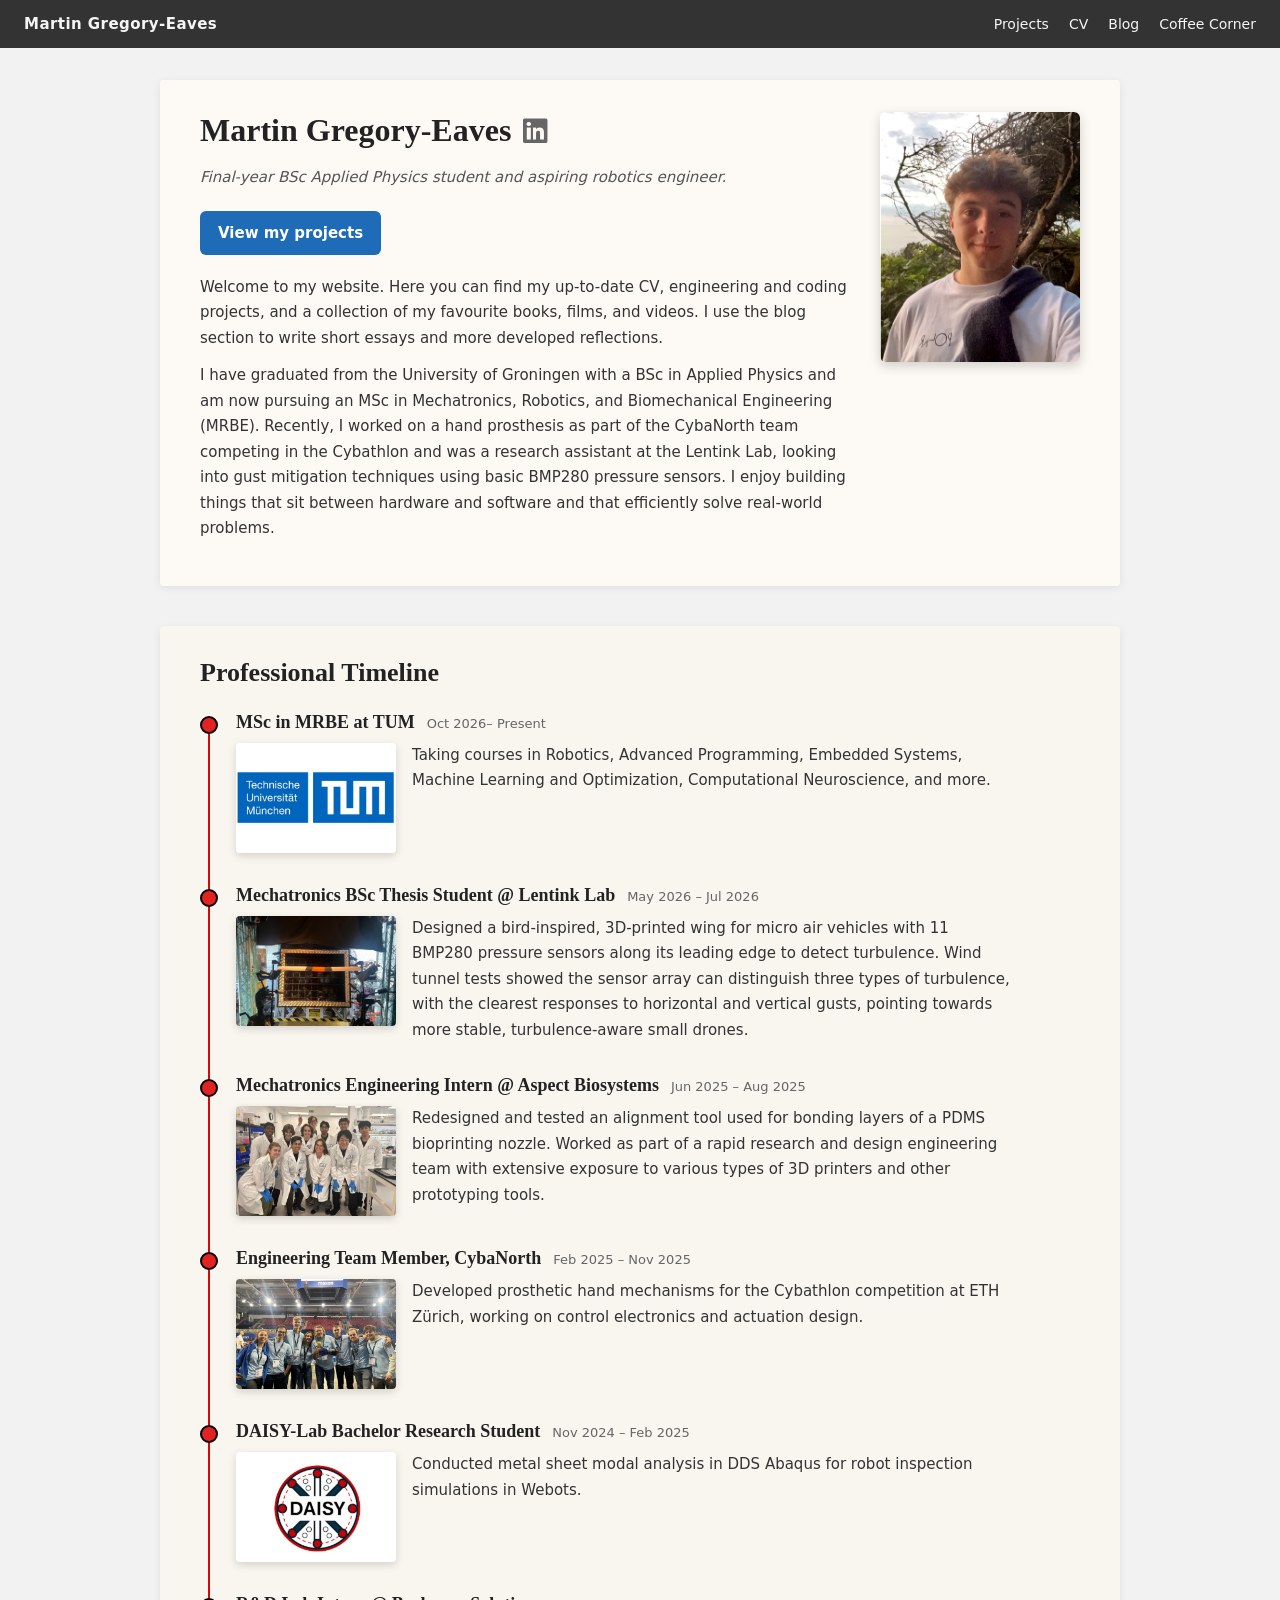
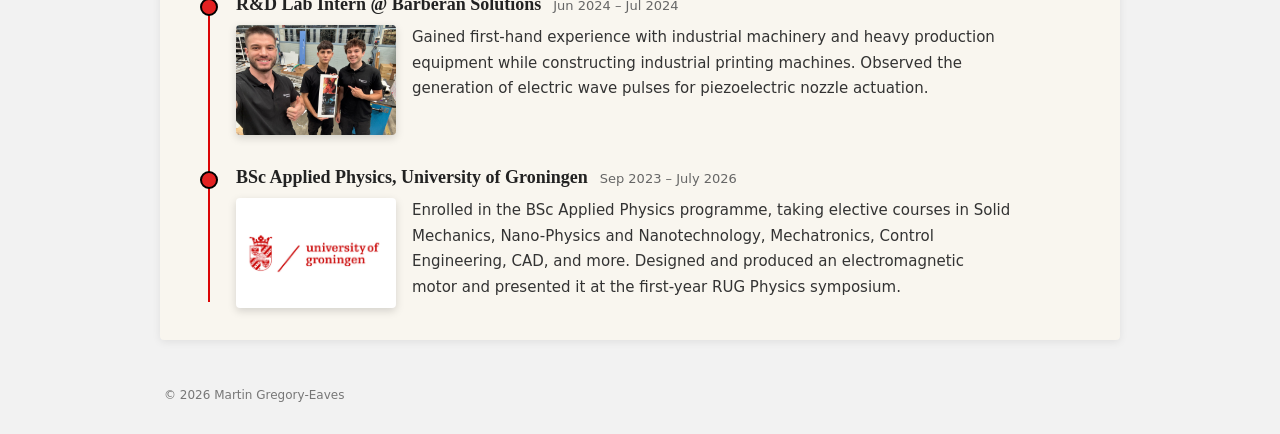
<file: index.html>
<!DOCTYPE html>
<html lang="en">
<head>
  <meta charset="UTF-8" />
  <meta name="viewport" content="width=device-width, initial-scale=1.0" />
  <title>Martin Gregory-Eaves</title>
  <!-- Font Awesome (for the LinkedIn icon) -->
  <link rel="stylesheet"
        href="https://cdnjs.cloudflare.com/ajax/libs/font-awesome/6.5.2/css/all.min.css"
        crossorigin="anonymous" referrerpolicy="no-referrer" />
  <style>
    /* ---------- DESIGN TOKENS ---------- */
    :root {
      --bg-page: #f2f2f2;
      --bg-content: #fdfaf5;
      --bg-timeline: #f9f6ef;
      --header-bg: #333333;
      --header-text: #f5f5f5;
      --accent: #1e6bb8;
      --linkedin: #0a66c2;
      --timeline-red: #db0505;
      --text: #222;
      --text-body: #333;
      --text-muted: #666;
      --shadow-card: 0 2px 8px rgba(0, 0, 0, 0.08);
      --shadow-img: 0 3px 8px rgba(0, 0, 0, 0.15);
      --ease: 0.2s ease;
    }

    /* ---------- GLOBAL ---------- */
    *, *::before, *::after {
      box-sizing: border-box;
    }

    html {
      scroll-behavior: smooth;
    }

    body {
      margin: 0;
      font-family: -apple-system, BlinkMacSystemFont, "Segoe UI", system-ui, sans-serif;
      background: var(--bg-page);
      color: var(--text);
      -webkit-font-smoothing: antialiased;
    }

    img {
      display: block;
      max-width: 100%;
    }

    a {
      color: var(--accent);
      text-decoration: none;
    }

    a:hover {
      text-decoration: underline;
    }

    h1, h2, h3 {
      font-family: Georgia, "Times New Roman", serif;
      color: var(--text);
    }

    p {
      line-height: 1.7;
      font-size: 15px;
      margin: 0 0 12px;
      color: var(--text-body);
    }

    /* ---------- HEADER / NAV ---------- */
    .site-header {
      position: sticky;
      top: 0;
      z-index: 10;
      background: var(--header-bg);
      color: var(--header-text);
      padding: 12px 24px;
      display: flex;
      align-items: center;
      justify-content: space-between;
      gap: 12px;
      font-size: 15px;
    }

    .site-title {
      font-weight: 600;
      letter-spacing: 0.03em;
    }

    .nav {
      display: flex;
      flex-wrap: wrap;
      gap: 20px;
    }

    .nav a {
      position: relative;
      padding: 4px 0;
      font-size: 14px;
      color: var(--header-text);
      text-decoration: none;
    }

    /* animated underline */
    .nav a::after {
      content: "";
      position: absolute;
      left: 0;
      bottom: -2px;
      width: 100%;
      height: 2px;
      background: #fff;
      transform: scaleX(0);
      transform-origin: left;
      transition: transform var(--ease);
    }

    .nav a:hover::after,
    .nav a:focus-visible::after,
    .nav a.active::after {
      transform: scaleX(1);
    }

    /* ---------- SHARED CARD ---------- */
    .card {
      max-width: 960px;
      margin: 0 auto 40px;
      padding: 32px 40px;
      box-shadow: var(--shadow-card);
      border-radius: 4px;
    }

    /* ---------- INTRO ---------- */
    .content-wrapper {
      margin-top: 32px;
      background: var(--bg-content);
    }

    .intro {
      display: flex;
      gap: 24px;
      align-items: flex-start;
    }

    .intro-text {
      flex: 2;
    }

    .intro-photo {
      flex: 1;
      max-width: 200px;
      border-radius: 6px;
      object-fit: cover;
      filter: grayscale(10%) contrast(1.05);
      box-shadow: 0 4px 12px rgba(0, 0, 0, 0.18);
    }

    h1 {
      font-size: 32px;
      font-weight: 700;
      margin: 0 0 16px;
    }

    /* name + LinkedIn icon on one line */
    .name-row {
      display: flex;
      align-items: center;
      flex-wrap: wrap;
      gap: 12px;
      margin: 0 0 16px;
    }

    .name-row h1 {
      margin: 0;
    }

    .linkedin-link {
      display: inline-flex;
      align-items: center;
      font-size: 28px;
      line-height: 1;
      color: var(--text-muted);
      transition: color var(--ease), transform var(--ease);
    }

    .linkedin-link:hover,
    .linkedin-link:focus-visible {
      color: var(--linkedin);
      transform: translateY(-1px);
      text-decoration: none;
    }

    .tagline {
      font-style: italic;
      margin-bottom: 20px;
      color: #555;
    }

    .projects-button {
      display: inline-flex;
      align-items: center;
      min-height: 44px;
      margin-bottom: 20px;
      padding: 10px 18px;
      border-radius: 6px;
      background: var(--accent);
      color: #fff;
      font-size: 15px;
      font-weight: 600;
    }

    .projects-button:hover {
      background: #185995;
      text-decoration: none;
    }

    .projects-button:focus-visible {
      outline: 3px solid var(--text);
      outline-offset: 3px;
    }

    /* ---------- TIMELINE ---------- */
    .timeline-box {
      background: var(--bg-timeline);
    }

    .timeline-title {
      font-size: 26px;
      margin: 0 0 24px;
    }

    .timeline {
      position: relative;
      list-style: none;
      margin: 0 0 0 8px;
      padding: 0 0 0 28px;
    }

    /* vertical line */
    .timeline::before {
      content: "";
      position: absolute;
      left: 0;
      top: 6px;
      bottom: 6px;
      width: 2px;
      background: var(--timeline-red);
    }

    .timeline-item {
      position: relative;
      margin-bottom: 32px;
    }

    .timeline-item:last-child {
      margin-bottom: 0;
    }

    /* marker centred on the line */
    .timeline-marker {
      position: absolute;
      left: -36px;          /* -28px padding + 1px line centre - 9px half marker */
      top: 4px;
      width: 18px;
      height: 18px;
      border-radius: 50%;
      background: #e32222;
      border: 2px solid #000;
      transition: transform var(--ease);
    }

    .timeline-item:hover .timeline-marker {
      transform: scale(1.15);
    }

    .timeline-header {
      display: flex;
      flex-wrap: wrap;
      align-items: baseline;
      column-gap: 12px;
      row-gap: 2px;
      margin-bottom: 10px;
    }

    .timeline-header h3 {
      margin: 0;
      font-size: 18px;
    }

    .timeline-date {
      font-size: 13px;
      color: var(--text-muted);
      white-space: nowrap;
    }

    .timeline-body {
      display: flex;
      gap: 16px;
      align-items: flex-start;
    }

    .timeline-img {
      flex: 0 0 160px;
      width: 160px;
      height: 110px;
      object-fit: cover;          /* photos fill the frame */
      border-radius: 4px;
      box-shadow: var(--shadow-img);
      transition: transform var(--ease), box-shadow var(--ease);
    }

    .timeline-img--logo {
      object-fit: contain;        /* logos are never cropped */
      background: #fff;
      padding: 8px;
    }

    .timeline-item:hover .timeline-img {
      transform: translateY(-2px);
      box-shadow: 0 6px 14px rgba(0, 0, 0, 0.18);
    }

    .timeline-text {
      max-width: 600px;
      margin: 0;
    }

    /* ---------- FOOTER ---------- */
    .site-footer {
      max-width: 960px;
      margin: 0 auto 24px;
      padding: 8px 4px;
      font-size: 12px;
      color: #777;
    }

    /* ---------- RESPONSIVE ---------- */
    @media (max-width: 800px) {
      .site-header {
        flex-direction: column;
        align-items: flex-start;
        gap: 6px;
      }

      .card {
        margin: 16px;
        padding: 24px 20px;
      }

      .intro {
        flex-direction: column;
      }

      .intro-photo {
        flex: 0 0 auto;
        width: clamp(160px, 35vw, 220px);
        max-width: none;
        aspect-ratio: 4 / 5;
        height: auto;
      }

      .timeline-body {
        flex-direction: column;
      }

      .timeline-img {
        flex: none;
        width: 100%;
        max-width: 300px;
        height: auto;
        aspect-ratio: 16 / 11;
      }

      .site-footer {
        padding: 8px 20px;
      }
    }

    /* respect users who prefer less motion */
    @media (prefers-reduced-motion: reduce) {
      html { scroll-behavior: auto; }
      *, *::before, *::after { transition: none !important; }
    }
  </style>
</head>
<body>

  <!-- TOP BAR -->
  <header class="site-header">
    <div class="site-title">Martin Gregory-Eaves</div>
    <nav class="nav">
      <a href="projetcts.html">Projects</a>
      <a href="cv.html">CV</a>
      <a href="blog.html">Blog</a>
      <a href="Coffee_corner.html">Coffee Corner</a>
    </nav>
  </header>

  <!-- INTRO CARD -->
  <main class="card content-wrapper">
    <article class="intro">
      <div class="intro-text">
        <div class="name-row">
          <h1>Martin Gregory-Eaves</h1>
          <a href="https://www.linkedin.com/in/martin-ge"
             class="linkedin-link"
             target="_blank" rel="noopener noreferrer"
             aria-label="Martin Gregory-Eaves on LinkedIn"
             title="LinkedIn">
            <i class="fa-brands fa-linkedin" aria-hidden="true"></i>
          </a>
        </div>
        <p class="tagline">
          Final-year BSc Applied Physics student and aspiring robotics engineer.
        </p>
        <a class="projects-button" href="projetcts.html">View my projects</a>

        <p>
          Welcome to my website. Here you can find my up-to-date CV, engineering and coding
          projects, and a collection of my favourite books, films, and videos. I use the blog
          section to write short essays and more developed reflections.
        </p>

        <p>
          I have graduated from the University of Groningen with a BSc in Applied Physics and am now pursuing
          an MSc in Mechatronics, Robotics, and Biomechanical Engineering (MRBE). Recently, I worked
          on a hand prosthesis as part of the CybaNorth team competing in the Cybathlon and was a research assistant at the
          Lentink Lab, looking into gust mitigation techniques using basic BMP280 pressure sensors.
          I enjoy building things that sit between hardware and software and that efficiently solve
          real-world problems.
        </p>
      </div>

      <img src="images/croppedselfie.png" alt="Martin Gregory-Eaves" class="intro-photo"
           width="200" height="250" />
    </article>
  </main>

  <!-- PROFESSIONAL TIMELINE (newest first) -->
  <section class="card timeline-box">
    <h2 class="timeline-title">Professional Timeline</h2>

    <ol class="timeline">

      <li class="timeline-item">
        <span class="timeline-marker" aria-hidden="true"></span>
        <div class="timeline-header">
          <h3>Mechatronics BSc Thesis Student @ Lentink Lab</h3>
          <span class="timeline-date">May 2026 – Jul 2026</span>
        </div>
        <div class="timeline-body">
          <img src="images/Flyer_Lentnik.jpeg" alt="Bird-inspired sensor wing project flyer"
               class="timeline-img" width="160" height="110" loading="lazy" />
          <p class="timeline-text">
            Designed a bird-inspired, 3D-printed wing for micro air vehicles with 11 BMP280 pressure
            sensors along its leading edge to detect turbulence. Wind tunnel tests showed the sensor
            array can distinguish three types of turbulence, with the clearest responses to horizontal
            and vertical gusts, pointing towards more stable, turbulence-aware small drones.
          </p>
        </div>
      </li>

      <li class="timeline-item">
        <span class="timeline-marker" aria-hidden="true"></span>
        <div class="timeline-header">
          <h3>Mechatronics Engineering Intern @ Aspect Biosystems</h3>
          <span class="timeline-date">Jun 2025 – Aug 2025</span>
        </div>
        <div class="timeline-body">
          <img src="images/aspect_group.jpeg" alt="Aspect Biosystems team"
               class="timeline-img" width="160" height="110" loading="lazy" />
          <p class="timeline-text">
            Redesigned and tested an alignment tool used for bonding layers of a PDMS bioprinting
            nozzle. Worked as part of a rapid research and design engineering team with extensive
            exposure to various types of 3D printers and other prototyping tools.
          </p>
        </div>
      </li>
            <li class="timeline-item">
        <span class="timeline-marker" aria-hidden="true"></span>
        <div class="timeline-header">
          <h3>MSc in MRBE at TUM</h3>
          <span class="timeline-date">Oct 2026– Present</span>
        </div>
        <div class="timeline-body">
          <img src="images/tum_logo.jpeg" alt="Technical University of Munich logo"
            class="timeline-img" width="160" height="110" loading="lazy" />
          <p class="timeline-text">
            Taking courses in Robotics, Advanced Programming, Embedded Systems, Machine Learning and Optimization, Computational Neuroscience, and more.
          </p>
        </div>
      </li>

      <li class="timeline-item">
        <span class="timeline-marker" aria-hidden="true"></span>
        <div class="timeline-header">
          <h3>R&amp;D Lab Intern @ Barberan Solutions</h3>
          <span class="timeline-date">Jun 2024 – Jul 2024</span>
        </div>
        <div class="timeline-body">
          <img src="images/barberan.jpeg" alt="Barberan industrial printing machine"
               class="timeline-img" width="160" height="110" loading="lazy" />
          <p class="timeline-text">
            Gained first-hand experience with industrial machinery and heavy production equipment
            while constructing industrial printing machines. Observed the generation of electric wave
            pulses for piezoelectric nozzle actuation.
          </p>
        </div>
      </li>

      <li class="timeline-item">
        <span class="timeline-marker" aria-hidden="true"></span>
        <div class="timeline-header">
          <h3>BSc Applied Physics, University of Groningen</h3>
          <span class="timeline-date">Sep 2023 – July 2026</span>
        </div>
        <div class="timeline-body">
          <img src="images/RUG_logo.png" alt="University of Groningen logo"
               class="timeline-img timeline-img--logo" width="160" height="110" loading="lazy" />
          <p class="timeline-text">
            Enrolled in the BSc Applied Physics programme, taking elective courses in Solid Mechanics,
            Nano-Physics and Nanotechnology, Mechatronics, Control Engineering, CAD, and more. Designed
            and produced an electromagnetic motor and presented it at the first-year RUG Physics
            symposium.
          </p>
        </div>
      </li>

      <li class="timeline-item">
        <span class="timeline-marker" aria-hidden="true"></span>
        <div class="timeline-header">
          <h3>Engineering Team Member, CybaNorth</h3>
          <span class="timeline-date">Feb 2025 – Nov 2025</span>
        </div>
        <div class="timeline-body">
          <img src="images/CybaNorth.jpeg" alt="CybaNorth prosthetic hand"
               class="timeline-img" width="160" height="110" loading="lazy" />
          <p class="timeline-text">
            Developed prosthetic hand mechanisms for the Cybathlon competition at ETH Zürich,
            working on control electronics and actuation design.
          </p>
        </div>
      </li>

      <!-- NOTE: these dates are identical to CybaNorth's – just fix the date text, the order updates itself -->
      <li class="timeline-item">
        <span class="timeline-marker" aria-hidden="true"></span>
        <div class="timeline-header">
          <h3>DAISY-Lab Bachelor Research Student</h3>
          <span class="timeline-date">Nov 2024 – Feb 2025</span>
        </div>
        <div class="timeline-body">
          <img src="images/DAISY_logo.png" alt="DAISY Lab logo"
               class="timeline-img timeline-img--logo" width="160" height="110" loading="lazy" />
          <p class="timeline-text">
            Conducted metal sheet modal analysis in DDS Abaqus for robot inspection simulations
            in Webots.
          </p>
        </div>
      </li>

    </ol>
  </section>

  <footer class="site-footer">
    © 2026 Martin Gregory-Eaves
  </footer>

  <script>
    /* Sorts the timeline newest-first using the START date written in each
       .timeline-date (e.g. "May 2026 – Jul 2026"). Just edit the date text;
       the order updates automatically. Format: "Mon YYYY" (Jan, Feb, ... Dec). */
    (function () {
      const months = { jan: 0, feb: 1, mar: 2, apr: 3, may: 4, jun: 5,
                       jul: 6, aug: 7, sep: 8, oct: 9, nov: 10, dec: 11 };

      function startValue(item) {
        const el = item.querySelector(".timeline-date");
        const match = el && el.textContent.trim().match(/^([A-Za-z]{3})[a-z]*\.?\s+(\d{4})/);
        if (!match) return -Infinity;               // unreadable dates go to the bottom
        const month = months[match[1].toLowerCase()] ?? 0;
        return Number(match[2]) * 12 + month;
      }

      document.querySelectorAll(".timeline").forEach(function (list) {
        Array.from(list.querySelectorAll(":scope > .timeline-item"))
          .sort(function (a, b) { return startValue(b) - startValue(a); })
          .forEach(function (item) { list.appendChild(item); });
      });
    })();
  </script>

</body>
</html>
</file>
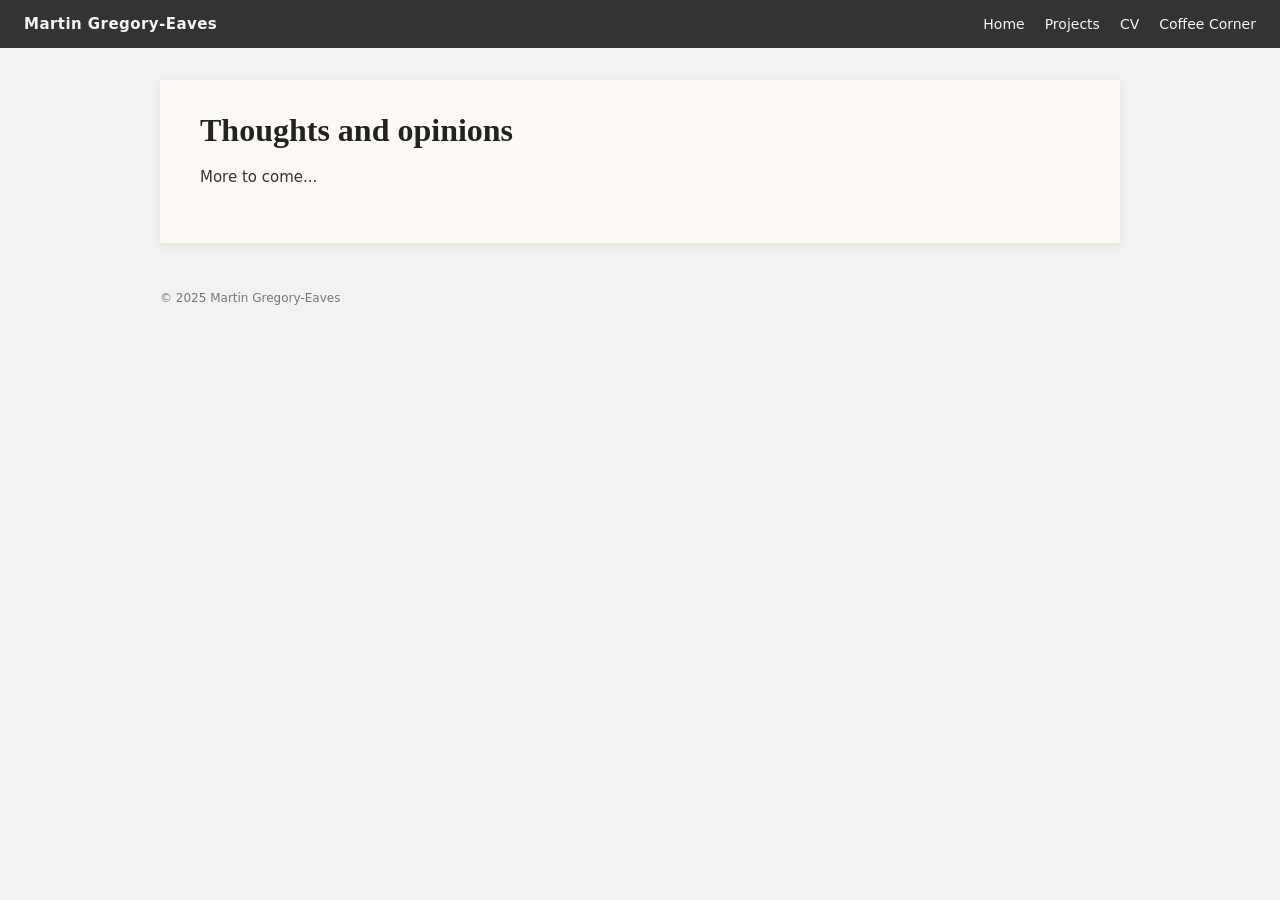
<file: blog.html>
<!DOCTYPE html>
<html lang="en">
<head>
  <meta charset="UTF-8" />
  <meta name="viewport" content="width=device-width, initial-scale=1.0" />
  <title>Martin Gregory-Eaves</title>
  <style>
    /* ---------- GLOBAL ---------- */
    :root {
      --bg-page: #f2f2f2;
      --bg-content: #fdfaf5;
      --header-bg: #333333;
      --header-text: #f5f5f5;
      --accent: #1e6bb8;
    }

    body {
      margin: 0;
      font-family: -apple-system, BlinkMacSystemFont, "Segoe UI", system-ui, sans-serif;
      background: var(--bg-page);
      color: #222;
    }

    a {
      color: var(--accent);
      text-decoration: none;
    }

    a:hover {
      text-decoration: underline;
    }

    /* ---------- HEADER / NAV ---------- */
    .site-header {
      background: var(--header-bg);
      color: var(--header-text);
      padding: 12px 24px;
      display: flex;
      align-items: center;
      justify-content: space-between;
      font-size: 15px;
    }

    .site-title {
      font-weight: 600;
      letter-spacing: 0.03em;
    }

    .nav {
      display: flex;
      gap: 20px;
    }

    .nav a {
      color: var(--header-text);
      text-decoration: none;
      padding: 4px 0;
      position: relative;
      font-size: 14px;
    }

    /* simple underline hover */
    .nav a::after {
      content: "";
      position: absolute;
      left: 0;
      bottom: -2px;
      width: 0;
      height: 2px;
      background: #ffffff;
      transition: width 0.2s ease;
    }

    .nav a:hover::after {
      width: 100%;
    }

    .nav a.active::after {
      width: 100%;
    }

    /* ---------- MAIN CONTENT ---------- */
    .content-wrapper {
      max-width: 960px;
      margin: 32px auto 40px;
      background: var(--bg-content);
      padding: 32px 40px 40px;
      box-shadow: 0 2px 8px rgba(0,0,0,0.08);
      box-sizing: border-box;
    }

    .intro {
      display: flex;
      gap: 24px;
      align-items: flex-start;
    }

    .intro-text {
      flex: 2;
    }

    .intro-photo {
      flex: 1;
      max-width: 260px;
      border-radius: 6px;
      object-fit: cover;
      filter: grayscale(10%) contrast(1.05); /* slightly “rustic” */
      box-shadow: 0 4px 12px rgba(0,0,0,0.18);
    }

    h1 {
      font-family: "Georgia", "Times New Roman", serif;
      font-weight: 700;
      font-size: 32px;
      margin: 0 0 16px;
      color: #222;
    }

    p {
      line-height: 1.7;
      font-size: 15px;
      margin: 0 0 12px;
      color: #333;
    }

    .tagline {
      font-style: italic;
      margin-bottom: 20px;
      color: #555;
    }

    /* ---------- FOOTER ---------- */
    .site-footer {
      max-width: 960px;
      margin: 0 auto 24px;
      padding: 8px 4px;
      font-size: 12px;
      color: #777;
      text-align: left;
    }

    /* ---------- RESPONSIVE ---------- */
    @media (max-width: 800px) {
      .content-wrapper {
        margin: 16px;
        padding: 24px 20px 28px;
      }
      .intro {
        flex-direction: column;
      }
      .intro-photo {
        max-width: 220px;
        align-self: center;
      }
      .site-header {
        flex-direction: column;
        align-items: flex-start;
        gap: 6px;
      }
    }
  </style>
</head>
<body>

  <!-- TOP BAR -->
  <header class="site-header">
    <div class="site-title">Martin Gregory-Eaves</div>
    <nav class="nav">
      <a href="index.html">Home</a>
      <a href="projetcts.html">Projects</a>
      <a href="cv.html">CV</a>

      <a href="Coffee_corner.html">Coffee Corner</a>
    </nav>
  </header>

  <!-- MAIN CARD -->
  <main class="content-wrapper">
    <article class="intro">
      <div class="intro-text">
        <h1>Thoughts and opinions</h1>
        <p>More to come...</p>

    </article>
  </main>

  <footer class="site-footer">
    © 2025 Martin Gregory-Eaves
  </footer>

</body>
</html>
</file>
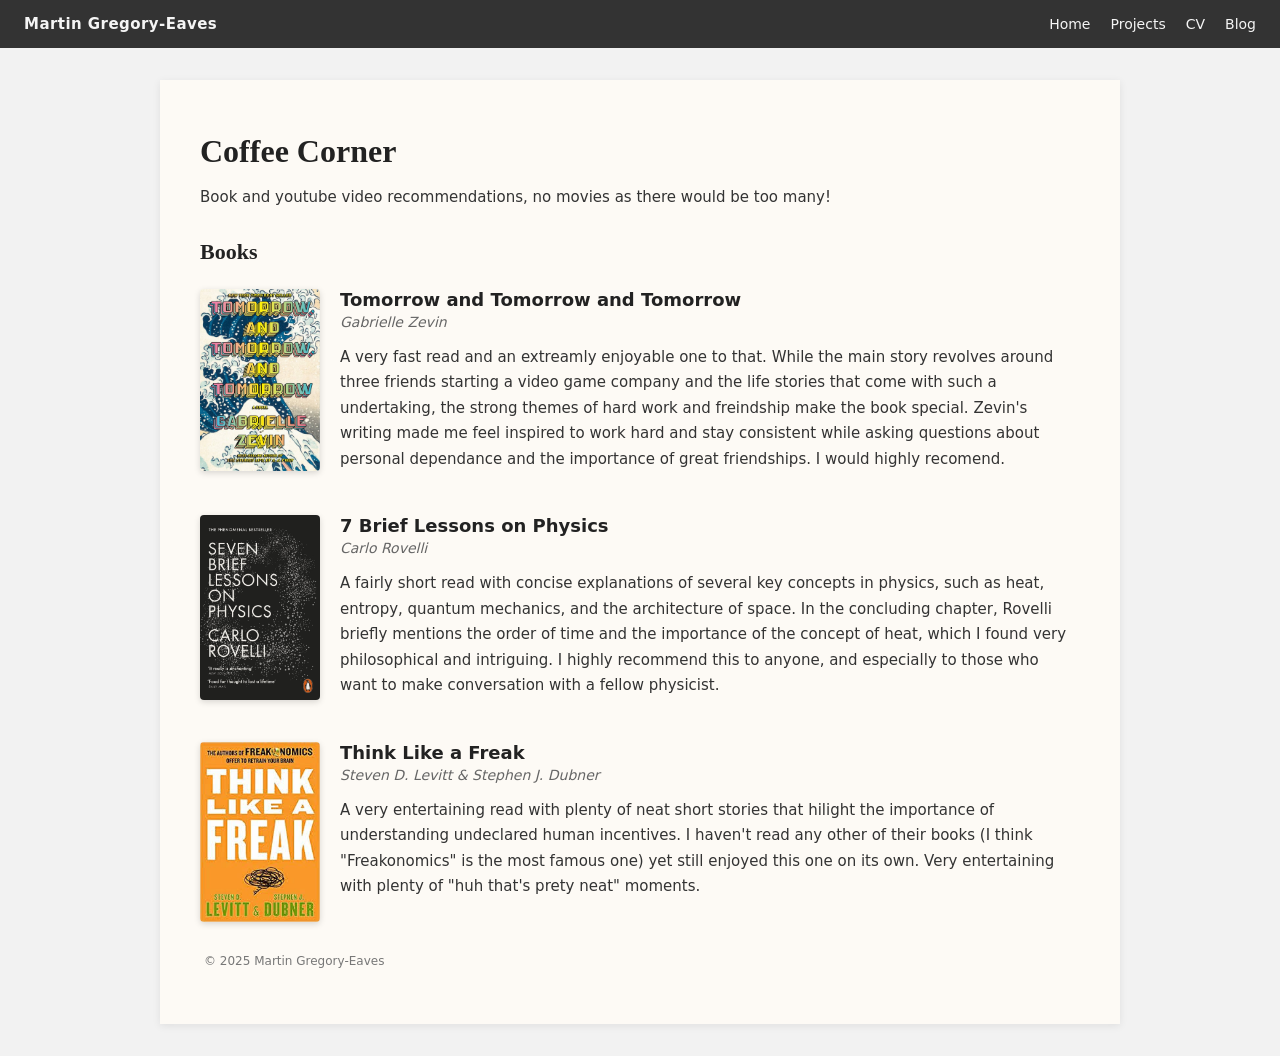
<file: Coffee_corner.html>
<!DOCTYPE html>
<html lang="en">
<head>
  <meta charset="UTF-8" />
  <meta name="viewport" content="width=device-width, initial-scale=1.0" />
  <title>Coffee Corner – Martin Gregory-Eaves</title>

  <style>
    /* ---------- GLOBAL (same as landing + CV) ---------- */
    :root {
      --bg-page: #f2f2f2;
      --bg-content: #fdfaf5;
      --header-bg: #333333;
      --header-text: #f5f5f5;
      --accent: #1e6bb8;
    }

    body {
      margin: 0;
      font-family: -apple-system, BlinkMacSystemFont, "Segoe UI", system-ui, sans-serif;
      background: var(--bg-page);
      color: #222;
    }

    a {
      color: var(--accent);
      text-decoration: none;
    }

    a:hover {
      text-decoration: underline;
    }

    /* ---------- BOOK LIST ---------- */
.book-list {
  margin-top: 24px;
}

.book-item {
  display: grid;
  grid-template-columns: 120px 1fr;
  gap: 20px;
  margin-bottom: 28px;
  align-items: start;
}

.book-cover img {
  width: 100%;
  height: auto;
  border-radius: 4px;
  box-shadow: 0 2px 6px rgba(0,0,0,0.15);
}

.book-details h3 {
  margin: 0;
  font-size: 18px;
  font-weight: 600;
}

.book-author {
  font-size: 14px;
  color: #666;
  margin: 4px 0 10px 0;
  font-style: italic;
}

.book-description {
  font-size: 15px;
  line-height: 1.7;
}

/* ---------- MOBILE ---------- */
@media (max-width: 600px) {
  .book-item {
    grid-template-columns: 1fr;
  }

  .book-cover img {
    max-width: 160px;
  }
}
    /* ---------- HEADER / NAV ---------- */
    .site-header {
      background: var(--header-bg);
      color: var(--header-text);
      padding: 12px 24px;
      display: flex;
      align-items: center;
      justify-content: space-between;
      font-size: 15px;
    }

    .site-title {
      font-weight: 600;
      letter-spacing: 0.03em;
    }

    .nav {
      display: flex;
      gap: 20px;
    }

    .nav a {
      color: var(--header-text);
      text-decoration: none;
      padding: 4px 0;
      position: relative;
      font-size: 14px;
    }

    .nav a::after {
      content: "";
      position: absolute;
      left: 0;
      bottom: -2px;
      width: 0;
      height: 2px;
      background: #ffffff;
      transition: width 0.2s ease;
    }

    .nav a:hover::after,
    .nav a.active::after {
      width: 100%;
    }

    /* ---------- CONTENT CARD ---------- */
    .content-wrapper {
      max-width: 960px;
      margin: 32px auto;
      background: var(--bg-content);
      padding: 32px 40px;
      box-shadow: 0 2px 8px rgba(0,0,0,0.08);
      box-sizing: border-box;
    }

    h1 {
      font-family: "Georgia", "Times New Roman", serif;
      font-size: 32px;
      margin-bottom: 6px;
    }

    h2 {
      font-family: "Georgia", "Times New Roman", serif;
      font-size: 22px;
      margin-top: 28px;
      margin-bottom: 10px;
    }

    p {
      font-size: 15px;
      line-height: 1.7;
      color: #333;
    }

    ul {
      margin-left: 20px;
      padding-left: 0;
    }

    li {
      margin-bottom: 8px;
      line-height: 1.6;
    }

    .site-footer {
      max-width: 960px;
      margin: 0 auto 24px;
      font-size: 12px;
      color: #777;
      padding-left: 4px;
    }

    @media (max-width: 800px) {
      .content-wrapper {
        margin: 16px;
        padding: 24px 20px;
      }
      .site-header {
        flex-direction: column;
        align-items: flex-start;
        gap: 6px;
      }
    }
  </style>
  
</head>

<body>

  <!-- TOP NAVBAR -->
  <header class="site-header">
    <div class="site-title">Martin Gregory-Eaves</div>

    <nav class="nav">
      <a href="index.html">Home</a>
      <a href="projetcts.html">Projects</a>
      <a href="cv.html">CV</a>
      <a href="blog.html">Blog</a>

    </nav>
  </header>

  <!-- CONTENT CARD -->
  <main class="content-wrapper">
    <h1>Coffee Corner</h1>
    <p class="tagline">
      Book and youtube video recommendations, no movies as there would be too many!
    </p>
    <h2>Books</h2>

<div class="book-list">

  <div class="book-item">
    <div class="book-cover">
      <img src="images/tmrtmrtmr.jpg" alt="Book cover">
    </div>

    <div class="book-details">
      <h3>Tomorrow and Tomorrow and Tomorrow</h3>
      <div class="book-author">Gabrielle Zevin</div>

      <p class="book-description">
        A very fast read and an extreamly enjoyable one to that. While the main story revolves around three friends starting a video game company and 
        the life stories that come with such a undertaking, the strong themes of hard work and freindship make the book special. Zevin's writing 
        made me feel inspired to work hard and stay consistent while asking questions about personal dependance and the importance of great friendships. 
        I would highly recomend. 

      </p>
    </div>
  </div>
  <div class="book-item">
  <div class="book-cover">
    <img src="images/7br.jpg" alt="Book cover">
  </div>

  <div class="book-details">
    <h3>7 Brief Lessons on Physics</h3>
    <div class="book-author">Carlo Rovelli</div>

    <p class="book-description">
      A fairly short read with concise explanations of several key concepts in physics, such as heat, 
      entropy, quantum mechanics, and the architecture of space. In the concluding chapter, Rovelli briefly mentions the order of time and the
       importance of the concept of heat, which I found very philosophical and intriguing. I highly recommend this to anyone, and especially to 
       those who want to make conversation with a fellow physicist.
    </p>
  </div>
</div>

<div class="book-item">
  <div class="book-cover">
    <img src="images/tlaf.jpeg" alt="Book cover">
  </div>
  <div class="book-details">
    <h3>Think Like a Freak</h3>
    <div class="book-author">Steven D. Levitt & Stephen J. Dubner</div>

    <p class="book-description">
      A very entertaining read with plenty of neat short stories that hilight the importance of understanding undeclared human incentives. 
      I haven't read any other of their books (I think "Freakonomics" is the most famous one) yet still enjoyed this one on its own. Very entertaining
      with plenty of "huh that's prety neat" moments. 
    </p>
  </div>
</div>

</div>


    

  <footer class="site-footer">© 2025 Martin Gregory-Eaves</footer>

</body>
</html>
</file>
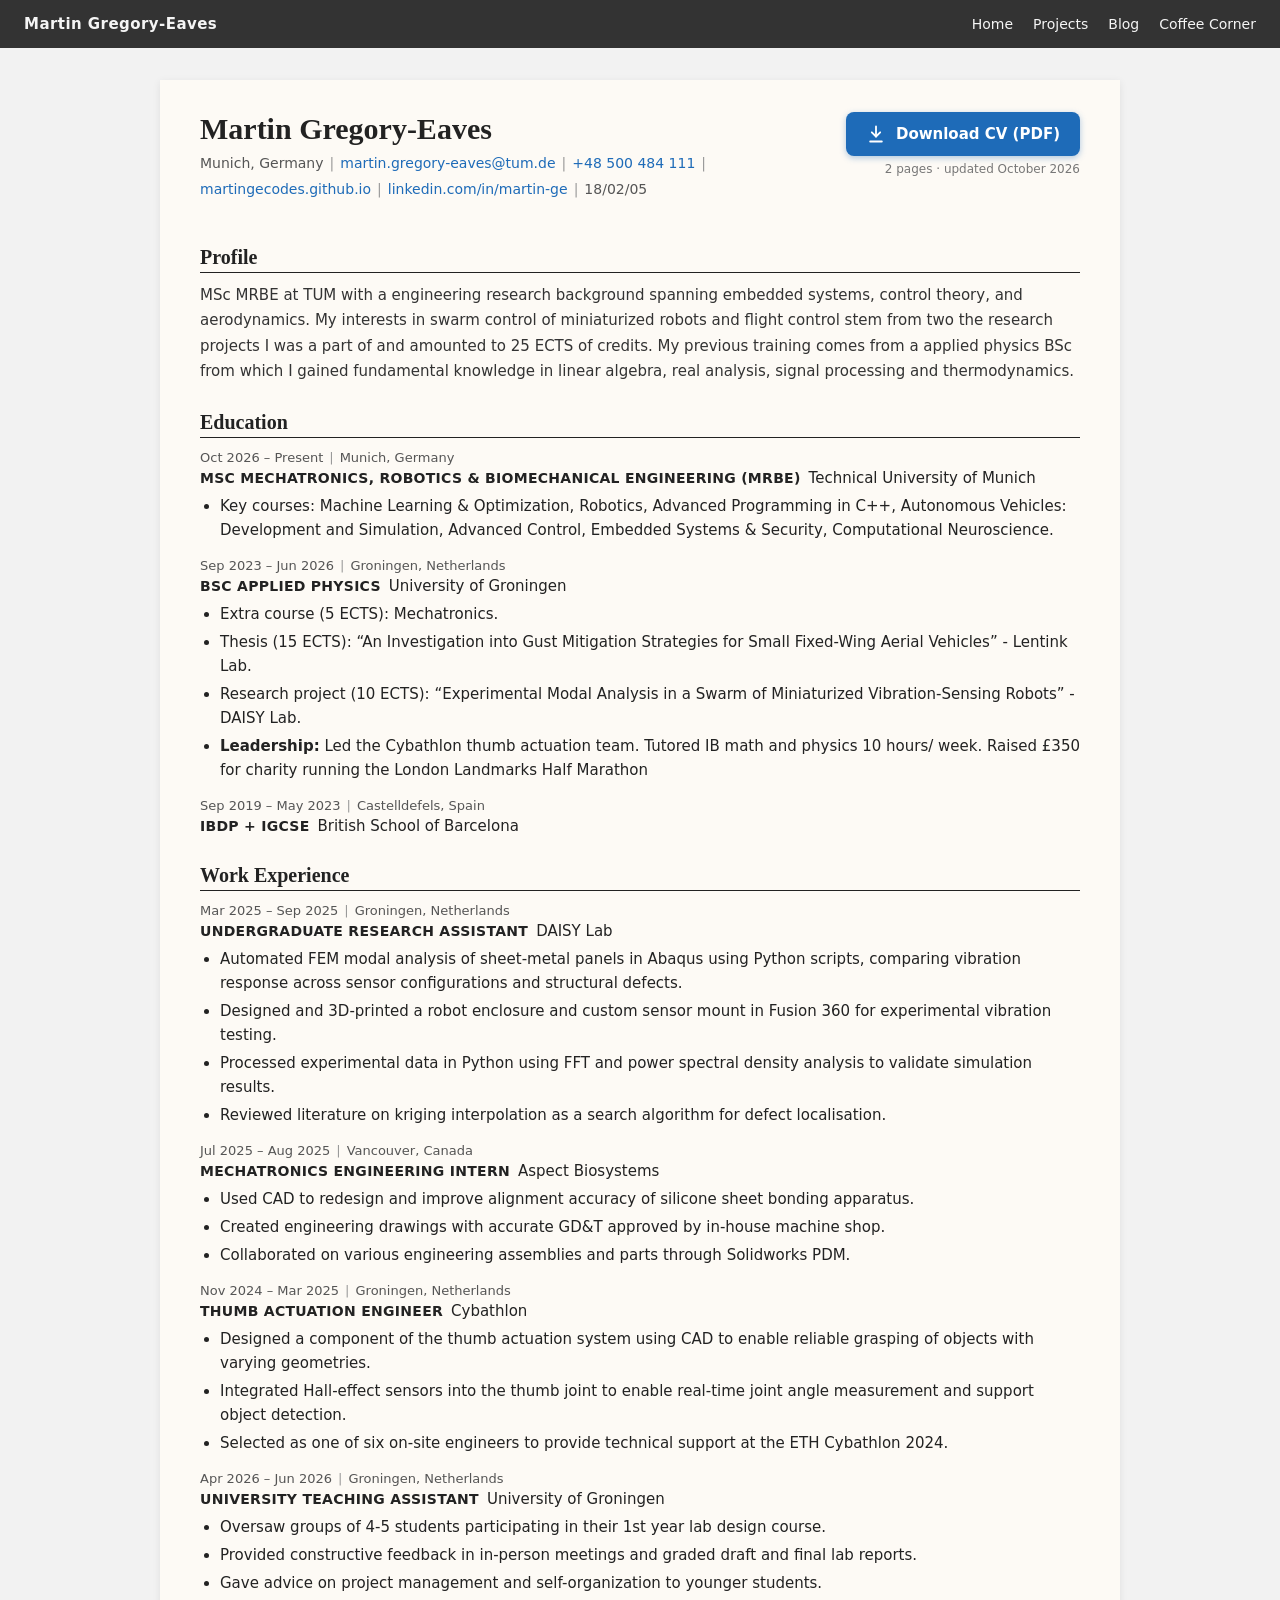
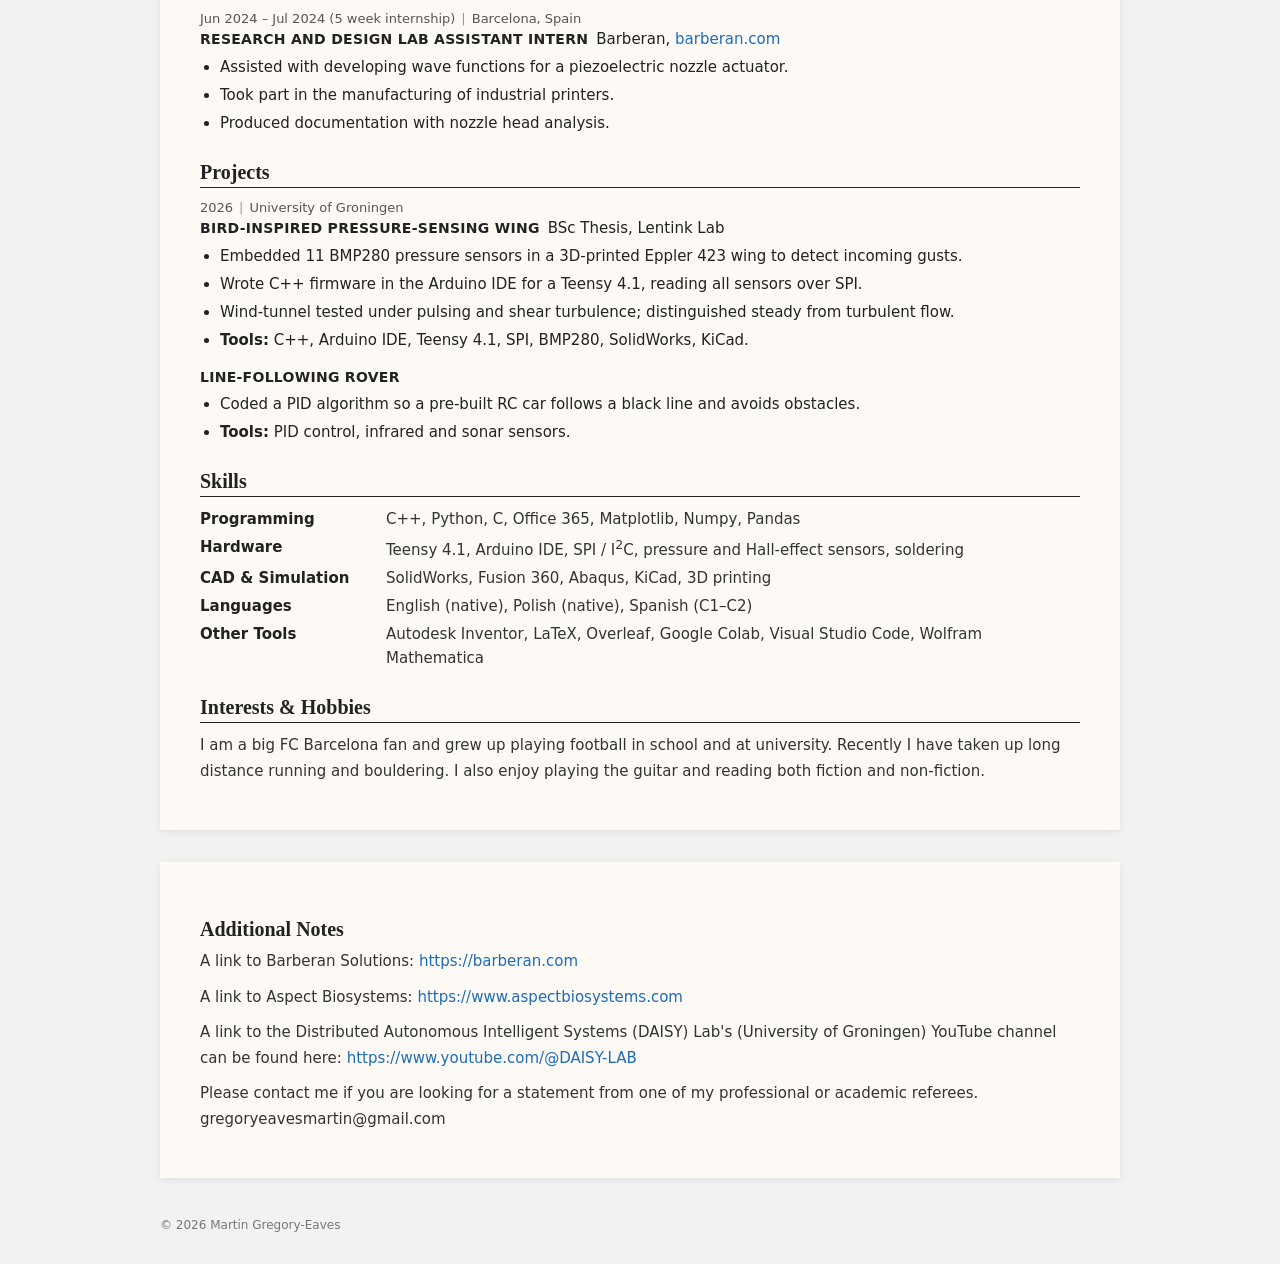
<file: cv.html>
<!DOCTYPE html>
<html lang="en">
<head>
  <meta charset="UTF-8" />
  <meta name="viewport" content="width=device-width, initial-scale=1.0" />
  <title>Martin Gregory-Eaves – CV</title>
  <style>
    /* ---------- GLOBAL (same as landing page) ---------- */
    :root {
      --bg-page: #f2f2f2;
      --bg-content: #fdfaf5;
      --header-bg: #333333;
      --header-text: #f5f5f5;
      --accent: #1e6bb8;
    }

    body {
      margin: 0;
      font-family: -apple-system, BlinkMacSystemFont, "Segoe UI", system-ui, sans-serif;
      background: var(--bg-page);
      color: #222;
    }

    a {
      color: var(--accent);
      text-decoration: none;
    }

    a:hover {
      text-decoration: underline;
    }

    /* ---------- HEADER / NAV (same as landing page) ---------- */
    .site-header {
      background: var(--header-bg);
      color: var(--header-text);
      padding: 12px 24px;
      display: flex;
      align-items: center;
      justify-content: space-between;
      font-size: 15px;
    }

    .site-title {
      font-weight: 600;
      letter-spacing: 0.03em;
    }

    .nav {
      display: flex;
      gap: 20px;
    }

    .nav a {
      color: var(--header-text);
      text-decoration: none;
      padding: 4px 0;
      position: relative;
      font-size: 14px;
    }

    .nav a::after {
      content: "";
      position: absolute;
      left: 0;
      bottom: -2px;
      width: 0;
      height: 2px;
      background: #ffffff;
      transition: width 0.2s ease;
    }

    .nav a:hover::after {
      width: 100%;
    }

    .nav a.active::after {
      width: 100%;
    }

    /* ---------- MAIN CONTENT WRAPPER ---------- */
    .content-wrapper {
      max-width: 960px;
      margin: 32px auto 32px;
      background: var(--bg-content);
      padding: 32px 40px 36px;
      box-shadow: 0 2px 8px rgba(0,0,0,0.08);
      box-sizing: border-box;
    }

    /* ---------- CV STYLING ---------- */
    h1 {
      font-family: "Georgia", "Times New Roman", serif;
      font-weight: 700;
      font-size: 30px;
      margin: 0 0 6px;
      color: #222;
    }

    h2 {
      font-family: "Georgia", "Times New Roman", serif;
      font-size: 20px;
      margin: 24px 0 8px;
      color: #222;
    }

    /* Section headings inside the CV card get the rule underneath, as in the PDF */
    #cv h2 {
      border-bottom: 1px solid #222;
      padding-bottom: 3px;
      margin: 26px 0 10px;
    }

    p {
      line-height: 1.7;
      font-size: 15px;
      margin: 0 0 10px;
      color: #333;
    }

    ul {
      margin: 0 0 10px 20px;
      padding: 0;
    }

    li {
      margin-bottom: 4px;
      line-height: 1.6;
    }

    .cv-contact {
      font-size: 14px;
      color: #555;
      margin-bottom: 18px;
    }

    .cv-contact .sep {
      margin: 0 6px;
      color: #999;
    }

    .cv-contact {
      display: flex;
      flex-wrap: wrap;
      row-gap: 2px;
    }

    .cv-contact .ci { white-space: nowrap; }

    .cv-top > div:first-child { flex: 1 1 420px; min-width: 0; }
    .cv-top > div:last-child { flex: 0 0 auto; }

    /* Name + download button row */
    .cv-top {
      display: flex;
      align-items: flex-start;
      justify-content: space-between;
      gap: 16px;
      flex-wrap: wrap;
    }

    .download-btn {
      display: inline-flex;
      align-items: center;
      gap: 10px;
      padding: 12px 20px;
      background: var(--accent);
      color: #fff;
      font-weight: 700;
      font-size: 15px;
      border-radius: 8px;
      box-shadow: 0 2px 6px rgba(30,107,184,0.35);
      transition: background 0.15s ease, transform 0.15s ease;
      white-space: nowrap;
    }

    .download-btn:hover {
      background: #17599b;
      text-decoration: none;
      transform: translateY(-1px);
    }

    .download-btn svg {
      width: 20px;
      height: 20px;
      flex-shrink: 0;
    }

    .download-meta {
      display: block;
      font-size: 12px;
      color: #777;
      margin-top: 6px;
      text-align: right;
    }

    /* CV entries, laid out as in the PDF:
       line 1: dates | place
       line 2: TITLE  Organisation
       then bullets */
    .entry { margin-bottom: 14px; }

    .entry-meta {
      font-size: 13px;
      color: #555;
      line-height: 1.5;
    }

    .entry-meta .sep {
      margin: 0 6px;
      color: #999;
    }

    .entry-head {
      font-size: 15px;
      line-height: 1.5;
      color: #222;
    }

    .entry-title {
      font-weight: 700;
      font-size: 14px;
      text-transform: uppercase;
      letter-spacing: 0.02em;
      margin-right: 8px;
    }

    .entry ul { margin-top: 4px; }

    .entry li { font-size: 15px; }

    /* Skills: label column + values column, as in the PDF */
    .skills {
      display: grid;
      grid-template-columns: 170px 1fr;
      gap: 4px 16px;
      margin: 0 0 10px;
      font-size: 15px;
      line-height: 1.6;
    }

    .skills dt {
      font-weight: 700;
      color: #222;
    }

    .skills dd {
      margin: 0;
      color: #333;
    }

    /* ---------- FOOTER (optional, matches landing) ---------- */
    .site-footer {
      max-width: 960px;
      margin: 0 auto 24px;
      padding: 8px 4px;
      font-size: 12px;
      color: #777;
      text-align: left;
    }

    /* ---------- RESPONSIVE ---------- */
    @media (max-width: 800px) {
      .content-wrapper {
        margin: 16px;
        padding: 24px 20px 28px;
      }
      .download-meta { text-align: left; }
      .entry-title { display: block; margin-right: 0; }
      .skills { grid-template-columns: 1fr; gap: 0; }
      .skills dd { margin-bottom: 8px; }
      .site-header {
        flex-direction: column;
        align-items: flex-start;
        gap: 6px;
      }
    }
  </style>
</head>
<body>

  <!-- TOP BAR -->
  <header class="site-header">
    <div class="site-title">Martin Gregory-Eaves</div>
    <nav class="nav">
      <a href="index.html">Home</a>
      <a href="projetcts.html">Projects</a>

      <a href="blog.html">Blog</a>
      <a href="Coffee_corner.html">Coffee Corner</a>
    </nav>
  </header>

  <!-- CV CARD (content matches Martin_Gregory-Eaves_CV.pdf) -->
  <main id="cv" class="content-wrapper">
    <div class="cv-top">
      <div>
        <h1>Martin Gregory-Eaves</h1>
        <p class="cv-contact">
          <span class="ci">Munich, Germany<span class="sep">|</span></span><span class="ci"><a href="mailto:martin.gregory-eaves@tum.de">martin.gregory-eaves@tum.de</a><span class="sep">|</span></span><span class="ci"><a href="tel:+48500484111">+48 500 484 111</a><span class="sep">|</span></span><span class="ci"><a href="https://martingecodes.github.io">martingecodes.github.io</a><span class="sep">|</span></span><span class="ci"><a href="https://linkedin.com/in/martin-ge" target="_blank" rel="noopener">linkedin.com/in/martin-ge</a><span class="sep">|</span></span><span class="ci">18/02/05</span>
        </p>
      </div>
      <div>
        <a class="download-btn" href="pdfs/Martin_Gregory-Eaves_CV.pdf" download="Martin_Gregory-Eaves_CV.pdf">
          <svg viewBox="0 0 24 24" fill="none" stroke="currentColor" stroke-width="2.2" stroke-linecap="round" stroke-linejoin="round" aria-hidden="true">
            <path d="M12 3v12"/><path d="M7 10l5 5 5-5"/><path d="M5 21h14"/>
          </svg>
          Download CV (PDF)
        </a>
        <span class="download-meta">2 pages · updated October 2026</span>
      </div>
    </div>

    <!-- ===== PROFILE ===== -->
    <h2>Profile</h2>
    <p>MSc MRBE at TUM with a engineering research background spanning embedded systems, control theory, and
      aerodynamics. My interests in swarm control of miniaturized robots and flight control stem from two the research
      projects I was a part of and amounted to 25 ECTS of credits. My previous training comes from a applied physics BSc
      from which I gained fundamental knowledge in linear algebra, real analysis, signal processing and thermodynamics.</p>

    <!-- ===== EDUCATION ===== -->
    <h2>Education</h2>

    <div class="entry">
      <div class="entry-meta">Oct 2026 – Present<span class="sep">|</span>Munich, Germany</div>
      <div class="entry-head"><span class="entry-title">MSc Mechatronics, Robotics &amp; Biomechanical Engineering (MRBE)</span><span class="entry-org">Technical University of Munich</span></div>
      <ul>
        <li>Key courses: Machine Learning &amp; Optimization, Robotics, Advanced Programming in C++, Autonomous Vehicles:
          Development and Simulation, Advanced Control, Embedded Systems &amp; Security, Computational Neuroscience.</li>
      </ul>
    </div>

    <div class="entry">
      <div class="entry-meta">Sep 2023 – Jun 2026<span class="sep">|</span>Groningen, Netherlands</div>
      <div class="entry-head"><span class="entry-title">BSc Applied Physics</span><span class="entry-org">University of Groningen</span></div>
      <ul>
        <li>Extra course (5 ECTS): Mechatronics.</li>
        <li>Thesis (15 ECTS): &ldquo;An Investigation into Gust Mitigation Strategies for Small Fixed-Wing Aerial Vehicles&rdquo; - Lentink Lab.</li>
        <li>Research project (10 ECTS): &ldquo;Experimental Modal Analysis in a Swarm of Miniaturized Vibration-Sensing Robots&rdquo; - DAISY Lab.</li>
        <li><strong>Leadership:</strong> Led the Cybathlon thumb actuation team. Tutored IB math and physics 10 hours/ week. Raised £350
          for charity running the London Landmarks Half Marathon</li>
      </ul>
    </div>

    <div class="entry">
      <div class="entry-meta">Sep 2019 – May 2023<span class="sep">|</span>Castelldefels, Spain</div>
      <div class="entry-head"><span class="entry-title">IBDP + IGCSE</span><span class="entry-org">British School of Barcelona</span></div>
    </div>

    <!-- ===== WORK EXPERIENCE ===== -->
    <h2>Work Experience</h2>

    <div class="entry">
      <div class="entry-meta">Mar 2025 – Sep 2025<span class="sep">|</span>Groningen, Netherlands</div>
      <div class="entry-head"><span class="entry-title">Undergraduate Research Assistant</span><span class="entry-org">DAISY Lab</span></div>
      <ul>
        <li>Automated FEM modal analysis of sheet-metal panels in Abaqus using Python scripts, comparing vibration response
          across sensor configurations and structural defects.</li>
        <li>Designed and 3D-printed a robot enclosure and custom sensor mount in Fusion 360 for experimental vibration
          testing.</li>
        <li>Processed experimental data in Python using FFT and power spectral density analysis to validate simulation results.</li>
        <li>Reviewed literature on kriging interpolation as a search algorithm for defect localisation.</li>
      </ul>
    </div>

    <div class="entry">
      <div class="entry-meta">Jul 2025 – Aug 2025<span class="sep">|</span>Vancouver, Canada</div>
      <div class="entry-head"><span class="entry-title">Mechatronics Engineering Intern</span><span class="entry-org">Aspect Biosystems</span></div>
      <ul>
        <li>Used CAD to redesign and improve alignment accuracy of silicone sheet bonding apparatus.</li>
        <li>Created engineering drawings with accurate GD&amp;T approved by in-house machine shop.</li>
        <li>Collaborated on various engineering assemblies and parts through Solidworks PDM.</li>
      </ul>
    </div>

    <div class="entry">
      <div class="entry-meta">Nov 2024 – Mar 2025<span class="sep">|</span>Groningen, Netherlands</div>
      <div class="entry-head"><span class="entry-title">Thumb Actuation Engineer</span><span class="entry-org">Cybathlon</span></div>
      <ul>
        <li>Designed a component of the thumb actuation system using CAD to enable reliable grasping of objects with varying
          geometries.</li>
        <li>Integrated Hall-effect sensors into the thumb joint to enable real-time joint angle measurement and support object
          detection.</li>
        <li>Selected as one of six on-site engineers to provide technical support at the ETH Cybathlon 2024.</li>
      </ul>
    </div>

    <div class="entry">
      <div class="entry-meta">Apr 2026 – Jun 2026<span class="sep">|</span>Groningen, Netherlands</div>
      <div class="entry-head"><span class="entry-title">University Teaching Assistant</span><span class="entry-org">University of Groningen</span></div>
      <ul>
        <li>Oversaw groups of 4-5 students participating in their 1st year lab design course.</li>
        <li>Provided constructive feedback in in-person meetings and graded draft and final lab reports.</li>
        <li>Gave advice on project management and self-organization to younger students.</li>
      </ul>
    </div>

    <div class="entry">
      <div class="entry-meta">Jun 2024 – Jul 2024 (5 week internship)<span class="sep">|</span>Barcelona, Spain</div>
      <div class="entry-head"><span class="entry-title">Research and Design Lab Assistant Intern</span><span class="entry-org">Barberan, <a href="https://barberan.com" target="_blank" rel="noopener">barberan.com</a></span></div>
      <ul>
        <li>Assisted with developing wave functions for a piezoelectric nozzle actuator.</li>
        <li>Took part in the manufacturing of industrial printers.</li>
        <li>Produced documentation with nozzle head analysis.</li>
      </ul>
    </div>

    <!-- ===== PROJECTS ===== -->
    <h2>Projects</h2>

    <div class="entry">
      <div class="entry-meta">2026<span class="sep">|</span>University of Groningen</div>
      <div class="entry-head"><span class="entry-title">Bird-Inspired Pressure-Sensing Wing</span><span class="entry-org">BSc Thesis, Lentink Lab</span></div>
      <ul>
        <li>Embedded 11 BMP280 pressure sensors in a 3D-printed Eppler 423 wing to detect incoming gusts.</li>
        <li>Wrote C++ firmware in the Arduino IDE for a Teensy 4.1, reading all sensors over SPI.</li>
        <li>Wind-tunnel tested under pulsing and shear turbulence; distinguished steady from turbulent flow.</li>
        <li><strong>Tools:</strong> C++, Arduino IDE, Teensy 4.1, SPI, BMP280, SolidWorks, KiCad.</li>
      </ul>
    </div>

    <div class="entry">
      <div class="entry-head"><span class="entry-title">Line-Following Rover</span></div>
      <ul>
        <li>Coded a PID algorithm so a pre-built RC car follows a black line and avoids obstacles.</li>
        <li><strong>Tools:</strong> PID control, infrared and sonar sensors.</li>
      </ul>
    </div>

    <!-- ===== SKILLS ===== -->
    <h2>Skills</h2>
    <dl class="skills">
      <dt>Programming</dt>
      <dd>C++, Python, C, Office 365, Matplotlib, Numpy, Pandas</dd>

      <dt>Hardware</dt>
      <dd>Teensy 4.1, Arduino IDE, SPI / I<sup>2</sup>C, pressure and Hall-effect sensors, soldering</dd>

      <dt>CAD &amp; Simulation</dt>
      <dd>SolidWorks, Fusion 360, Abaqus, KiCad, 3D printing</dd>

      <dt>Languages</dt>
      <dd>English (native), Polish (native), Spanish (C1–C2)</dd>

      <dt>Other Tools</dt>
      <dd>Autodesk Inventor, LaTeX, Overleaf, Google Colab, Visual Studio Code, Wolfram Mathematica</dd>
    </dl>

    <!-- ===== INTERESTS & HOBBIES ===== -->
    <h2>Interests &amp; Hobbies</h2>
    <p>I am a big FC Barcelona fan and grew up playing football in school and at university. Recently I have taken up long
      distance running and bouldering. I also enjoy playing the guitar and reading both fiction and non-fiction.</p>
  </main>

  <!-- EXTRA NOTES AS SECOND CARD -->
  <section id="extra" class="content-wrapper">
    <h2>Additional Notes</h2>

    <p>
      A link to Barberan Solutions:
      <a href="https://barberan.com" target="_blank" rel="noopener">https://barberan.com</a>
    </p>

    <p>
      A link to Aspect Biosystems:
      <a href="https://www.aspectbiosystems.com" target="_blank" rel="noopener">
        https://www.aspectbiosystems.com
      </a>
    </p>

    <p>
        A link to the Distributed Autonomous Intelligent Systems (DAISY) Lab's (University of Groningen) YouTube channel can be found here:
        <a href="https://www.youtube.com/@DAISY-LAB" target="_blank" rel="noopener">https://www.youtube.com/@DAISY-LAB</a>
    </p>

    <p>
      Please contact me if you are looking for a statement from one of my professional or academic referees.
      gregoryeavesmartin@gmail.com
    </p>
  </section>

  <footer class="site-footer">
    © 2026 Martin Gregory-Eaves
  </footer>

</body>
</html>
</file>
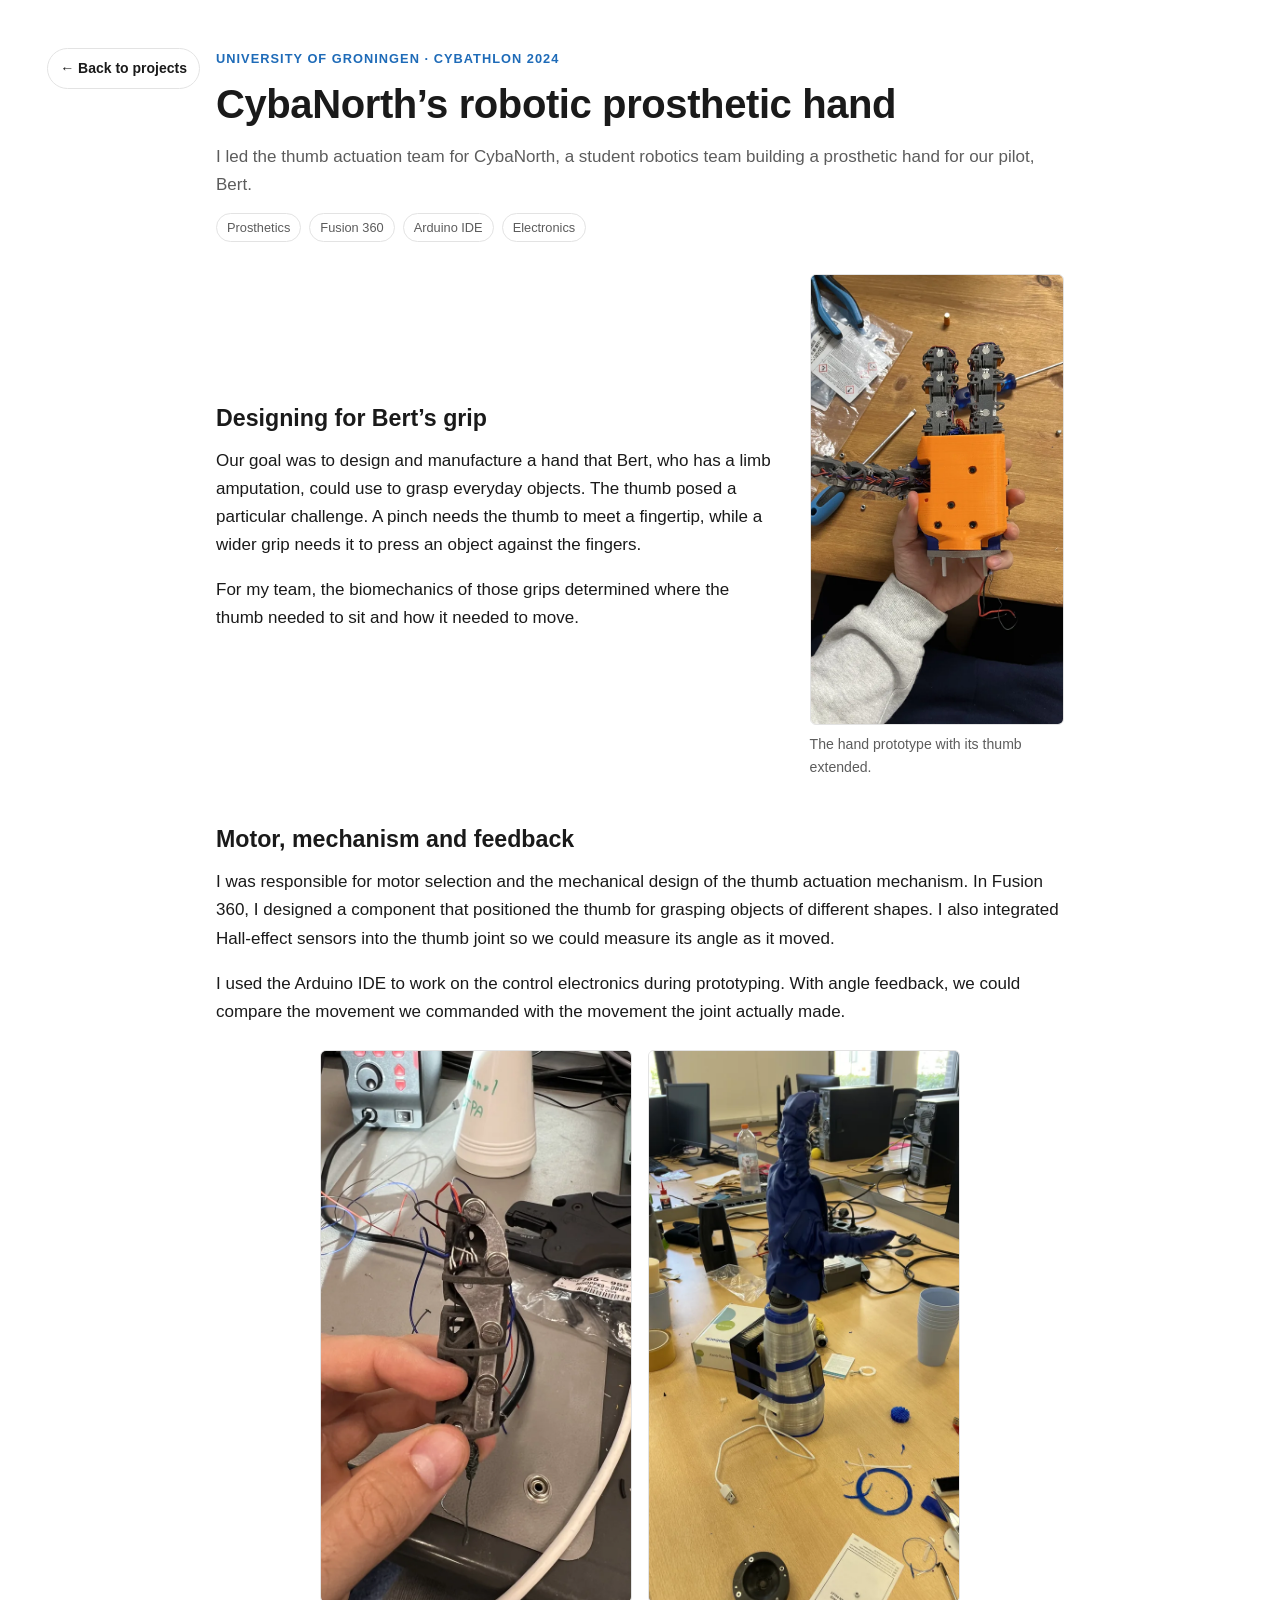
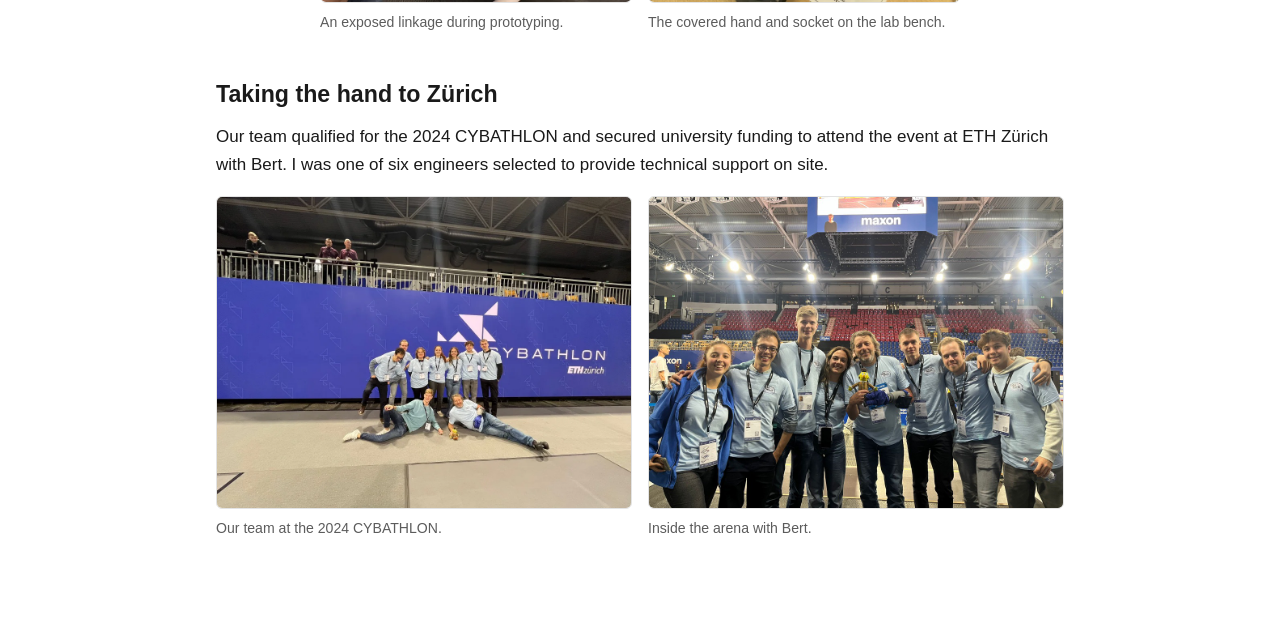
<file: cybanorth.html>
<!DOCTYPE html>
<html lang="en">
<head>
  <meta charset="utf-8">
  <meta name="viewport" content="width=device-width, initial-scale=1">
  <title>CybaNorth Robotic Prosthetic Hand | Martin Gregory-Eaves</title>
  <meta name="description" content="My work leading thumb actuation for CybaNorth, the University of Groningen student team that built a prosthetic hand for CYBATHLON 2024.">
  <link rel="stylesheet" href="project-detail.css">
</head>
<body>
  <main>
    <nav class="back" aria-label="Project navigation"><a href="projetcts.html">← Back to projects</a></nav>
    <header>
      <p class="eyebrow">University of Groningen · CYBATHLON 2024</p>
      <h1>CybaNorth’s robotic prosthetic hand</h1>
      <p class="subtitle">I led the thumb actuation team for CybaNorth, a student robotics team building a prosthetic hand for our pilot, Bert.</p>
      <div class="tags"><span>Prosthetics</span><span>Fusion 360</span><span>Arduino IDE</span><span>Electronics</span></div>
    </header>

    <section class="intro">
      <div>
        <h2>Designing for Bert’s grip</h2>
        <p>Our goal was to design and manufacture a hand that Bert, who has a limb amputation, could use to grasp everyday objects. The thumb posed a particular challenge. A pinch needs the thumb to meet a fingertip, while a wider grip needs it to press an object against the fingers.</p>
        <p>For my team, the biomechanics of those grips determined where the thumb needed to sit and how it needed to move.</p>
      </div>
      <figure>
        <a href="images/cybanorth-hand.webp"><img src="images/cybanorth-hand.webp" width="666" height="1184" alt="Hand prototype with an orange palm housing, two upright articulated fingers and an extended thumb."></a>
        <figcaption>The hand prototype with its thumb extended.</figcaption>
      </figure>
    </section>

    <h2>Motor, mechanism and feedback</h2>
    <p>I was responsible for motor selection and the mechanical design of the thumb actuation mechanism. In Fusion 360, I designed a component that positioned the thumb for grasping objects of different shapes. I also integrated Hall-effect sensors into the thumb joint so we could measure its angle as it moved.</p>
    <p>I used the Arduino IDE to work on the control electronics during prototyping. With angle feedback, we could compare the movement we commanded with the movement the joint actually made.</p>
    <div class="grid-2 prototypes">
      <figure>
        <a href="images/cybanorth-joint.webp"><img src="images/cybanorth-joint.webp" width="666" height="1184" loading="lazy" alt="Close-up of an articulated metal linkage with pivot bolts and wires on the workbench."></a>
        <figcaption>An exposed linkage during prototyping.</figcaption>
      </figure>
      <figure>
        <a href="images/cybanorth-glove.webp"><img src="images/cybanorth-glove.webp" width="666" height="1184" loading="lazy" alt="Blue-covered prosthetic hand mounted upright on its socket, with the thumb extended sideways."></a>
        <figcaption>The covered hand and socket on the lab bench.</figcaption>
      </figure>
    </div>

    <h2>Taking the hand to Zürich</h2>
    <p>Our team qualified for the 2024 CYBATHLON and secured university funding to attend the event at ETH Zürich with Bert. I was one of six engineers selected to provide technical support on site.</p>
    <div class="grid-2 event-photos">
      <figure>
        <a href="images/cybanorth-zurich.webp"><img src="images/cybanorth-zurich.webp" width="1024" height="768" loading="lazy" alt="CybaNorth team members posing in front of the blue CYBATHLON backdrop at ETH Zürich."></a>
        <figcaption>Our team at the 2024 CYBATHLON.</figcaption>
      </figure>
      <figure>
        <a href="images/CybaNorth.jpeg"><img src="images/CybaNorth.jpeg" width="1024" height="768" loading="lazy" alt="The Groningen team in matching light blue shirts beside the competition floor."></a>
        <figcaption>Inside the arena with Bert.</figcaption>
      </figure>
    </div>
  </main>
</body>
</html>
</file>
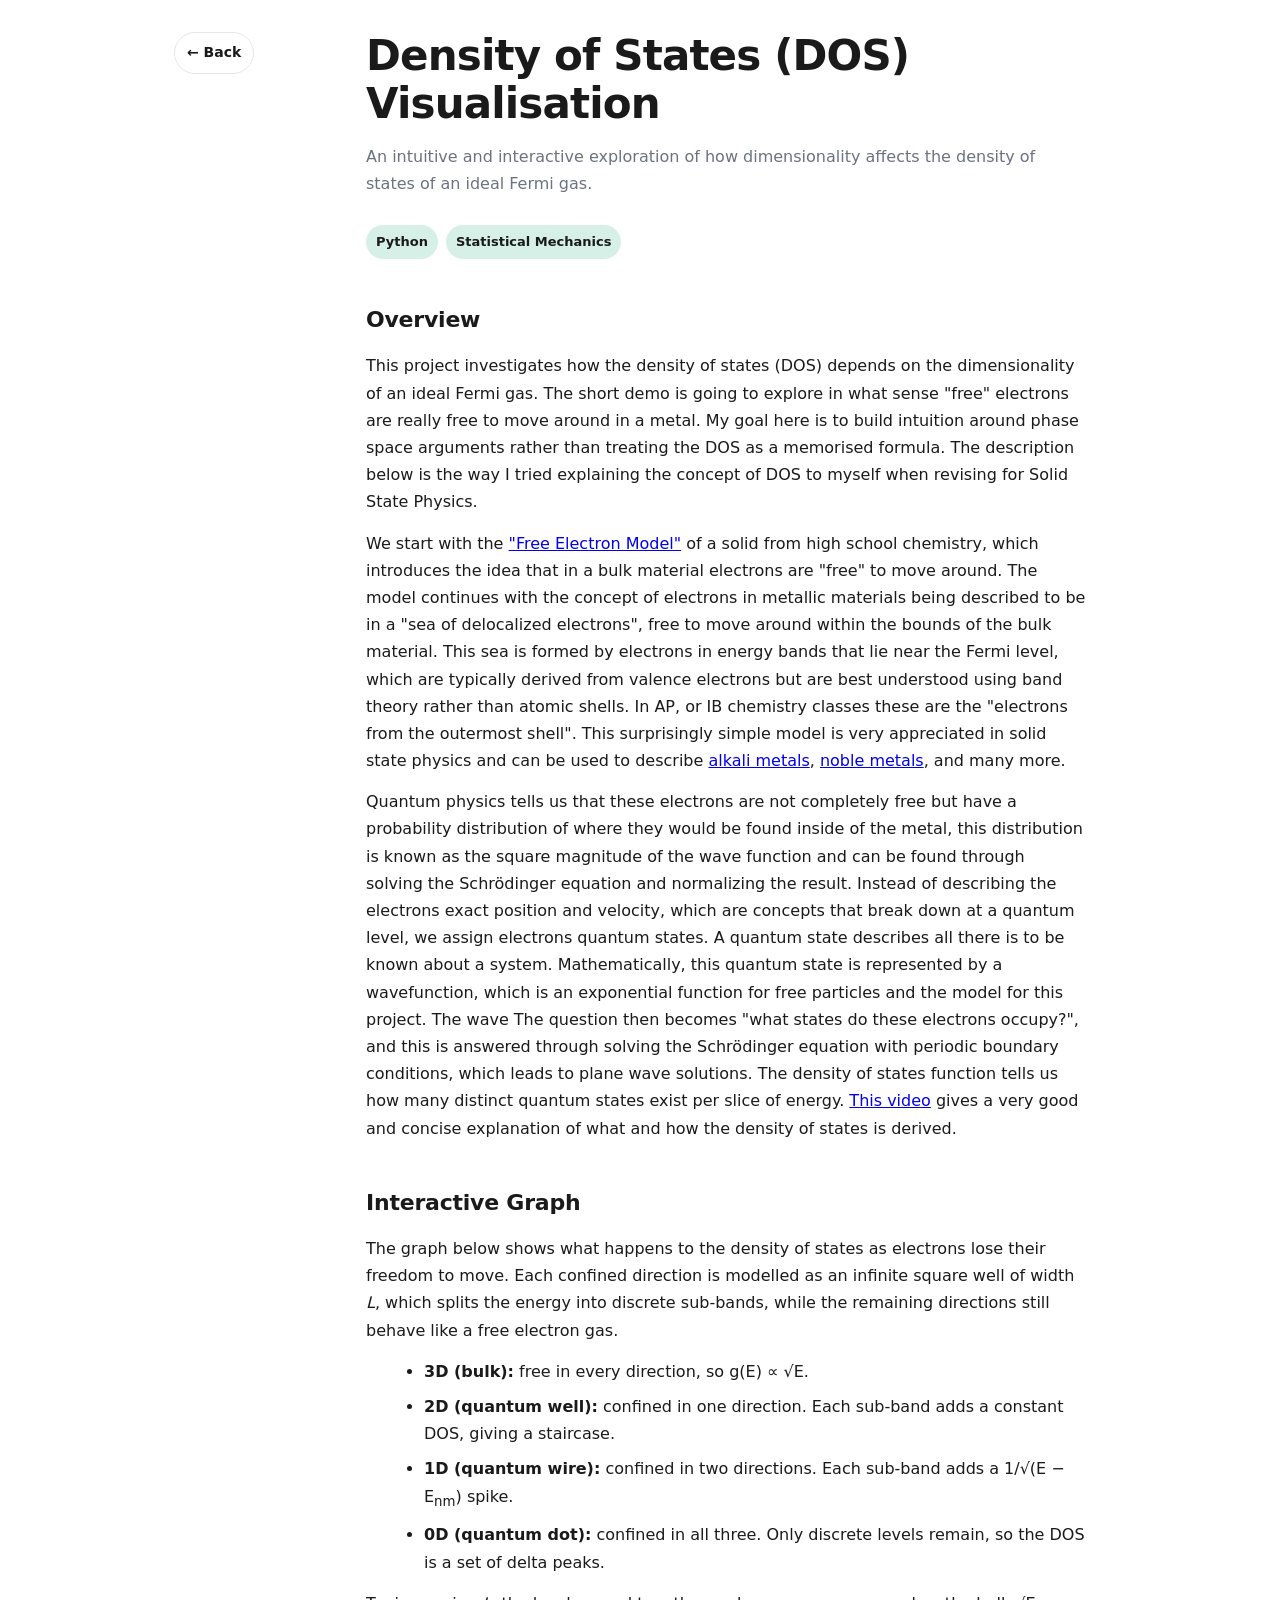
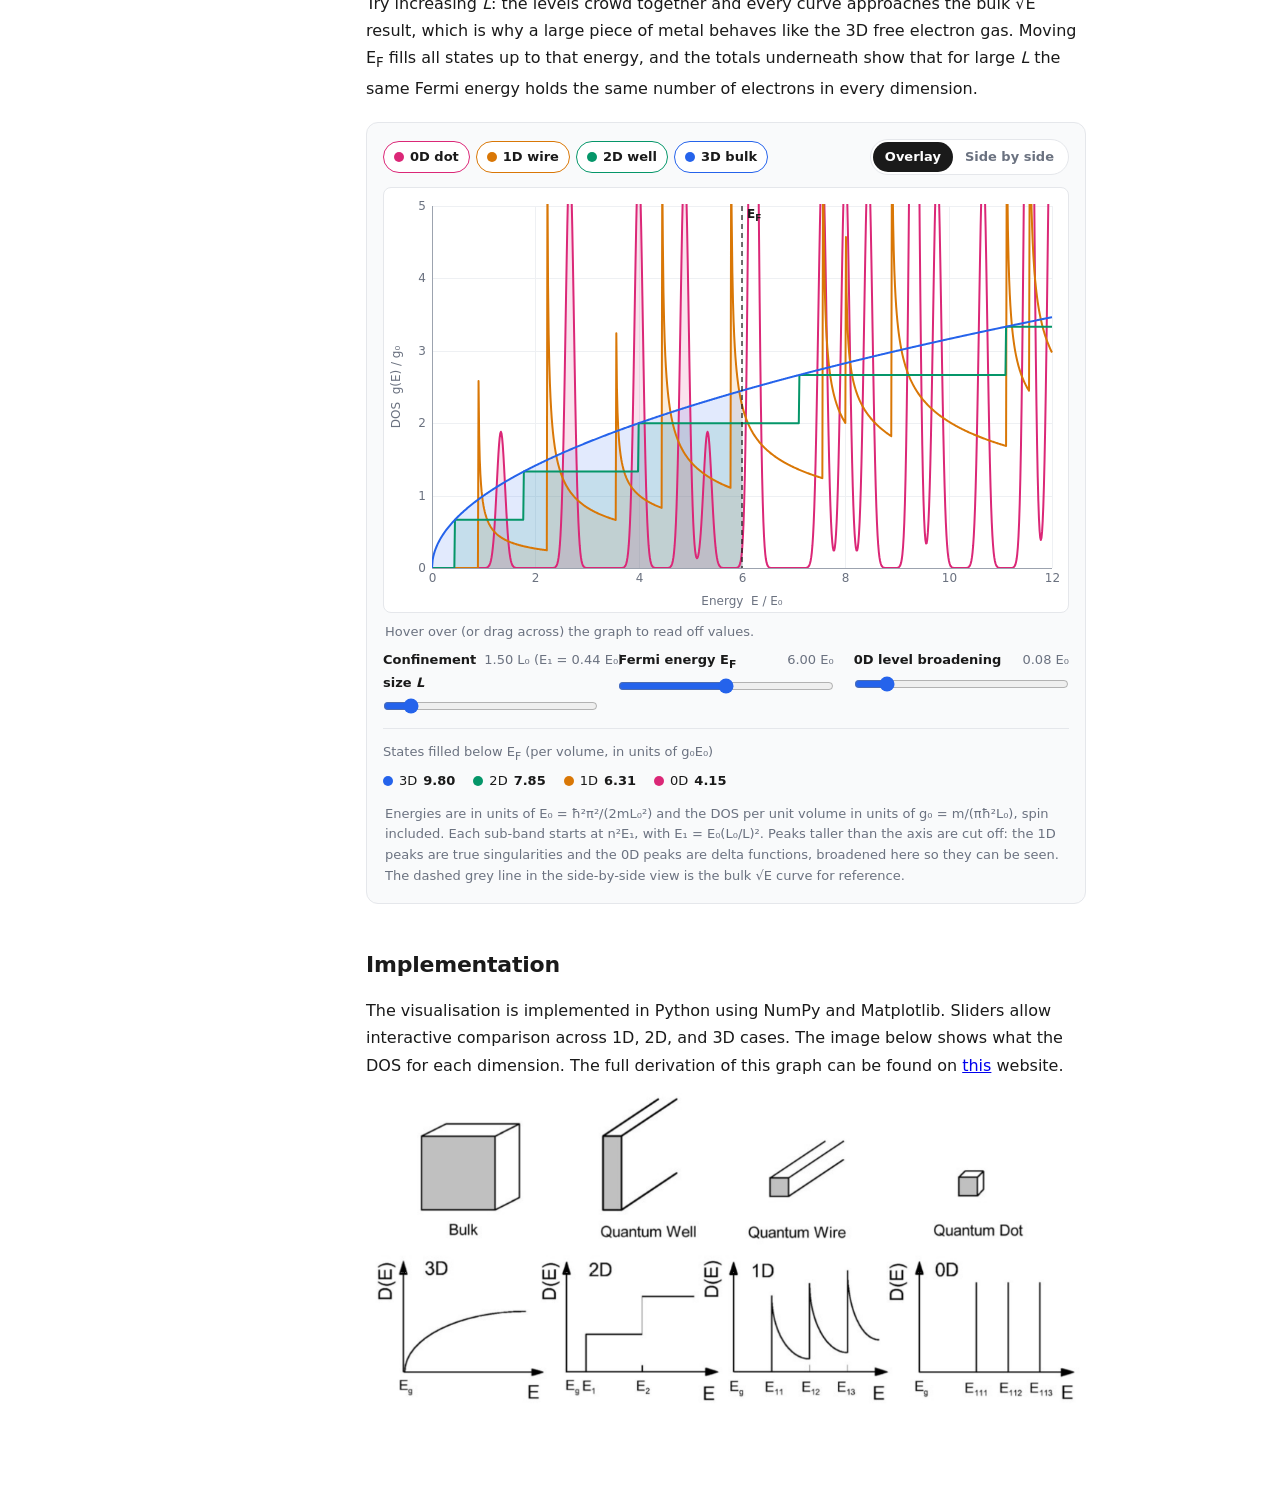
<file: dos.html>
<!DOCTYPE html>
<html lang="en">
<head>
  <meta charset="UTF-8" />
  <meta name="viewport" content="width=device-width, initial-scale=1.0" />
  <title>Density of States (DOS) Visualisation</title>

  <style>
    :root{
      --bg: #ffffff;
      --text: #1a1a1a;
      --muted: #6b7280;
      --accent: #2563eb;
      --border: #e5e7eb;
      --surface: #f9fafb;

      /* DOS graph colours (6-digit hex – the script adds transparency) */
      --dos-0: #db2777;   /* 0D quantum dot  */
      --dos-1: #d97706;   /* 1D quantum wire */
      --dos-2: #059669;   /* 2D quantum well */
      --dos-3: #2563eb;   /* 3D bulk         */
    }

    *{ box-sizing: border-box; }

    body{
      margin:0;
      font-family: -apple-system, BlinkMacSystemFont, "Segoe UI", system-ui, sans-serif;
      background: var(--bg);
      color: var(--text);
      line-height: 1.7;
    }

    /* ---------- LAYOUT ---------- */
    .page{
      max-width: 980px;
      margin: 0 auto;
      padding: 32px 24px 80px;
      display: grid;
      grid-template-columns: 160px 1fr;
      gap: 32px;
    }

    /* ---------- BACK BUTTON ---------- */
    .back{
      position: sticky;
      top: 32px;
      align-self: start;
    }

    .back a{
      display: inline-flex;
      align-items: center;
      gap: 6px;
      padding: 8px 12px;
      border-radius: 999px;
      border: 1px solid var(--border);
      text-decoration: none;
      color: var(--text);
      font-weight: 600;
      font-size: 14px;
      transition: background .15s ease, border-color .15s ease;
    }

    .back a:hover{
      background: rgba(0,160,110,.16);
      border-color: #d1d5db;
    }

    /* ---------- CONTENT ---------- */
    .content{
      max-width: 720px;
      min-width: 0;
    }

    h1{
      font-size: clamp(32px, 4vw, 42px);
      line-height: 1.15;
      margin: 0 0 10px 0;
      letter-spacing: -0.02em;
    }

    .subtitle{
      color: var(--muted);
      margin-bottom: 28px;
      font-size: 16px;
    }

    h2{
      margin-top: 42px;
      margin-bottom: 10px;
      font-size: 22px;
      letter-spacing: -0.01em;
    }

    p{
      margin: 14px 0;
      font-size: 16px;
    }

    ul{
      margin: 14px 0 14px 18px;
    }

    li{ margin-bottom: 8px; }

    /* ---------- META / TAGS ---------- */
    .meta{
      display: flex;
      flex-wrap: wrap;
      gap: 8px;
      margin-bottom: 18px;
    }

    .tag{
      padding: 6px 10px;
      font-size: 13px;
      border-radius: 999px;
      background: rgba(0,160,110,.16);
      font-weight: 600;
    }

    /* ---------- LINKS ---------- */
    .links{
      margin-top: 24px;
      display: flex;
      gap: 16px;
    }

    .links a{
      font-weight: 700;
      text-decoration: none;
      color: var(--accent);
      border-bottom: 2px solid transparent;
    }

    .links a:hover{
      border-bottom-color: var(--accent);
    }

    .img-fit {
      display: block;
      margin: 0 auto 1rem auto; /* centers image + spacing below */
      max-width: 100%;
      height: auto;
    }

    /* ---------- INTERACTIVE DOS GRAPH ---------- */
    .dos-widget{
      margin: 20px 0 8px;
      padding: 16px;
      border: 1px solid var(--border);
      border-radius: 12px;
      background: var(--surface);
    }

    .dos-toolbar{
      display: flex;
      flex-wrap: wrap;
      gap: 10px;
      justify-content: space-between;
      align-items: center;
      margin-bottom: 12px;
    }

    .dos-chips{
      display: flex;
      flex-wrap: wrap;
      gap: 6px;
    }

    .chip{
      position: relative;
      cursor: pointer;
      user-select: none;
    }

    .chip input{
      position: absolute;
      opacity: 0;
      pointer-events: none;
    }

    .chip span{
      display: inline-flex;
      align-items: center;
      gap: 6px;
      padding: 4px 10px;
      border-radius: 999px;
      border: 1.5px solid var(--border);
      background: #fff;
      color: var(--muted);
      font-size: 13px;
      font-weight: 600;
      transition: border-color .15s ease, color .15s ease;
    }

    .chip span::before{
      content: "";
      width: 10px;
      height: 10px;
      border-radius: 50%;
      background: var(--c);
      opacity: .3;
      transition: opacity .15s ease;
    }

    .chip input:checked + span{
      border-color: var(--c);
      color: var(--text);
    }

    .chip input:checked + span::before{ opacity: 1; }

    .chip input:focus-visible + span{
      outline: 2px solid var(--accent);
      outline-offset: 2px;
    }

    .seg{
      display: inline-flex;
      padding: 2px;
      border: 1px solid var(--border);
      border-radius: 999px;
      background: #fff;
    }

    .seg button{
      border: 0;
      background: transparent;
      padding: 4px 12px;
      border-radius: 999px;
      font: inherit;
      font-size: 13px;
      font-weight: 600;
      color: var(--muted);
      cursor: pointer;
      transition: background .15s ease, color .15s ease;
    }

    .seg button[aria-pressed="true"]{
      background: var(--text);
      color: #fff;
    }

    .dos-canvas-wrap{
      background: #fff;
      border: 1px solid var(--border);
      border-radius: 8px;
      overflow: hidden;
    }

    #dos-canvas{
      display: block;
      touch-action: pan-y;   /* vertical page scroll still works on phones */
      cursor: crosshair;
    }

    .dos-readout{
      min-height: 1.7em;
      margin: 8px 2px 4px;
      font-size: 13px;
      color: var(--muted);
      font-variant-numeric: tabular-nums;
    }

    .dos-controls{
      display: grid;
      grid-template-columns: repeat(3, minmax(0, 1fr));
      gap: 12px 20px;
      margin-top: 6px;
    }

    .dos-controls label{
      display: flex;
      flex-direction: column;
      gap: 4px;
      font-size: 13px;
      font-weight: 600;
    }

    .dos-controls .lbl{
      display: flex;
      justify-content: space-between;
      gap: 8px;
    }

    .dos-controls output{
      font-weight: 500;
      color: var(--muted);
      font-variant-numeric: tabular-nums;
      white-space: nowrap;
    }

    .dos-controls input[type="range"]{
      width: 100%;
      margin: 0;
      accent-color: var(--accent);
    }

    .dos-fill{
      margin-top: 14px;
      padding-top: 12px;
      border-top: 1px solid var(--border);
      font-size: 13px;
    }

    .dos-fill-title{
      color: var(--muted);
      margin-bottom: 4px;
    }

    .dos-fill-list{
      display: flex;
      flex-wrap: wrap;
      gap: 4px 18px;
      font-variant-numeric: tabular-nums;
    }

    .dos-fill-item{
      display: inline-flex;
      align-items: center;
      gap: 6px;
    }

    .dos-fill-item i{
      display: inline-block;
      width: 10px;
      height: 10px;
      border-radius: 50%;
    }

    .dos-caption{
      margin: 12px 2px 0;
      font-size: 13px;
      line-height: 1.6;
      color: var(--muted);
    }

    /* ---------- RESPONSIVE ---------- */
    @media (max-width: 820px){
      .page{
        grid-template-columns: 1fr;
        gap: 20px;
      }

      .back{
        position: static;
      }
    }

    @media (max-width: 600px){
      .dos-widget{ padding: 12px; }
      .dos-controls{ grid-template-columns: 1fr; }
    }
  </style>
</head>

<body>

  <div class="page">

    <!-- BACK BUTTON -->
    <nav class="back">
      <a href="projetcts.html">← Back</a>
    </nav>

    <!-- CONTENT -->
    <main class="content">
      <h1>Density of States (DOS) Visualisation</h1>
      <p class="subtitle">
        An intuitive and interactive exploration of how dimensionality affects
        the density of states of an ideal Fermi gas.
      </p>

      <div class="meta">
        <span class="tag">Python</span>
        <span class="tag">Statistical Mechanics</span>
      </div>

      <h2>Overview</h2>
      <p>
        This project investigates how the density of states (DOS) depends on the
        dimensionality of an ideal Fermi gas. The short demo is going to explore
        in what sense "free" electrons are really free to
        move around in a metal. My goal here is to build intuition around phase space
        arguments rather than treating the DOS as a memorised formula. The description below is the way
        I tried explaining the concept of DOS to myself when revising for Solid State Physics.
      </p>
      <p>
        We start with the <a href="https://cdn.savemyexams.com/pdfs/iIOSjtNqXRPP~ayd.pdf">"Free Electron Model"</a>
        of a solid from high school chemistry, which
        introduces the idea that in a bulk material electrons are "free" to move around.
        The model continues with the concept of electrons in metallic materials
        being described to be in a "sea of delocalized electrons", free to move around within the bounds of the bulk material.
        This sea is formed by electrons in energy bands that lie near the Fermi level, which are typically derived from valence
        electrons but are best understood using band theory rather than atomic shells. In AP, or IB chemistry classes these are the "electrons from the
        outermost shell".
        This surprisingly simple model is very appreciated in solid state physics and can be used
        to describe
        <a href="https://www.britannica.com/science/alkali-metal">alkali metals</a>,
        <a href="https://www.britannica.com/science/noble-metal">noble metals</a>,
        and many more.
      </p>
      <p>
        Quantum physics tells us that these electrons are not completely free but have a probability distribution of where they would be found
        inside of the metal,
        this distribution is known as the square magnitude of the wave function and can be found through solving the Schrödinger equation and normalizing the result.
        Instead of describing the electrons
        exact position and velocity, which are concepts that break down at a quantum level, we assign electrons quantum states. A quantum
        state describes all there is to be known
        about a system. Mathematically, this quantum state is represented by a wavefunction, which is an exponential function for free particles and
        the model for this project. The wave

        The question then becomes "what states do these electrons occupy?", and this is answered through
        solving the Schrödinger equation with periodic boundary conditions, which leads to plane wave solutions. The density of states function
        tells us how many distinct quantum states exist per slice of energy. <a href="https://www.youtube.com/watch?v=tFSZUHRQa3k">This video</a>
        gives a very good and concise explanation of what and how the density of states is derived.
      </p>

      <h2>Interactive Graph</h2>
      <p>
        The graph below shows what happens to the density of states as electrons lose their freedom to move.
        Each confined direction is modelled as an infinite square well of width <em>L</em>, which splits the
        energy into discrete sub-bands, while the remaining directions still behave like a free electron gas.
      </p>
      <ul>
        <li><strong>3D (bulk):</strong> free in every direction, so g(E) ∝ √E.</li>
        <li><strong>2D (quantum well):</strong> confined in one direction. Each sub-band adds a constant DOS, giving a staircase.</li>
        <li><strong>1D (quantum wire):</strong> confined in two directions. Each sub-band adds a 1/√(E − E<sub>nm</sub>) spike.</li>
        <li><strong>0D (quantum dot):</strong> confined in all three. Only discrete levels remain, so the DOS is a set of delta peaks.</li>
      </ul>
      <p>
        Try increasing <em>L</em>: the levels crowd together and every curve approaches the bulk √E result, which is why
        a large piece of metal behaves like the 3D free electron gas. Moving E<sub>F</sub> fills all states up to that energy,
        and the totals underneath show that for large <em>L</em> the same Fermi energy holds the same number of electrons
        in every dimension.
      </p>

      <section class="dos-widget" aria-label="Interactive density of states graph">
        <div class="dos-toolbar">
          <div class="dos-chips" role="group" aria-label="Dimensions to show">
            <label class="chip" style="--c: var(--dos-0)"><input type="checkbox" value="0" checked><span>0D dot</span></label>
            <label class="chip" style="--c: var(--dos-1)"><input type="checkbox" value="1" checked><span>1D wire</span></label>
            <label class="chip" style="--c: var(--dos-2)"><input type="checkbox" value="2" checked><span>2D well</span></label>
            <label class="chip" style="--c: var(--dos-3)"><input type="checkbox" value="3" checked><span>3D bulk</span></label>
          </div>
          <div class="seg" role="group" aria-label="Layout">
            <button type="button" data-view="overlay" aria-pressed="true">Overlay</button>
            <button type="button" data-view="grid" aria-pressed="false">Side by side</button>
          </div>
        </div>

        <div class="dos-canvas-wrap">
          <canvas id="dos-canvas" role="img"
                  aria-label="Density of states versus energy for 0D, 1D, 2D and 3D electron gases"></canvas>
        </div>

        <div class="dos-readout" id="dos-readout" aria-live="polite"></div>

        <div class="dos-controls">
          <label>
            <span class="lbl"><span>Confinement size <em>L</em></span> <output id="dos-L-out"></output></span>
            <input type="range" id="dos-L" min="1" max="6" step="0.05" value="1.5">
          </label>
          <label>
            <span class="lbl"><span>Fermi energy E<sub>F</sub></span> <output id="dos-EF-out"></output></span>
            <input type="range" id="dos-EF" min="0" max="12" step="0.05" value="6">
          </label>
          <label>
            <span class="lbl"><span>0D level broadening</span> <output id="dos-sigma-out"></output></span>
            <input type="range" id="dos-sigma" min="0.02" max="0.5" step="0.01" value="0.08">
          </label>
        </div>

        <div class="dos-fill">
          <div class="dos-fill-title">States filled below E<sub>F</sub> (per volume, in units of g₀E₀)</div>
          <div class="dos-fill-list" id="dos-fill"></div>
        </div>

        <p class="dos-caption">
          Energies are in units of E₀ = ħ²π²/(2mL₀²) and the DOS per unit volume in units of
          g₀ = m/(πħ²L₀), spin included. Each sub-band starts at n²E₁, with E₁ = E₀(L₀/L)².
          Peaks taller than the axis are cut off: the 1D peaks are true singularities and the 0D peaks
          are delta functions, broadened here so they can be seen. The dashed grey line in the side-by-side
          view is the bulk √E curve for reference.
        </p>
      </section>

      <h2>Implementation</h2>
      <p>
        The visualisation is implemented in Python using NumPy and Matplotlib.
        Sliders allow interactive comparison across 1D, 2D, and 3D cases. The image below shows what the DOS
        for each dimension. The full derivation of this graph can be found on <a href="https://physics.stackexchange.com/questions/528517/periodicity-of-density-of-states-with-decreasing-dimension">this</a>
        website.
      </p>
      <div class="timeline-body">
        <img src="images/DOS_graph.jpeg" class="img-fit" alt="Density of states for 0D, 1D, 2D and 3D systems">
      </div>

    </main>

  </div>

  <script>
  (function () {
    /* ---------- settings ---------- */
    const EMAX = 12;     // energy range on the x-axis (units of E0)
    const YMAX = 5;      // DOS range on the y-axis (units of g0)
    const N = 1000;      // number of sample points

    const canvas = document.getElementById("dos-canvas");
    const wrap = canvas.parentElement;
    const ctx = canvas.getContext("2d");
    const $ = (id) => document.getElementById(id);

    const rootStyle = getComputedStyle(document.documentElement);
    const cssVar = (name) => rootStyle.getPropertyValue(name).trim();
    const COLORS = [cssVar("--dos-0"), cssVar("--dos-1"), cssVar("--dos-2"), cssVar("--dos-3")];
    const TEXT = cssVar("--text"), MUTED = cssVar("--muted");
    const GRID = "#eef0f3", AXIS = "#9ca3af", REF = "#9ca3af";
    const FONT = getComputedStyle(document.body).fontFamily;
    const TITLES = ["0D · quantum dot", "1D · quantum wire", "2D · quantum well", "3D · bulk"];
    const SHORT = ["0D", "1D", "2D", "3D"];

    const dE = EMAX / (N - 1);
    const E = Float64Array.from({ length: N }, (_, i) => i * dE);

    const state = {
      show: [true, true, true, true],
      view: "overlay",
      lam: 1.5,       // L / L0
      EF: 6,
      sigma: 0.08,
      hoverE: null
    };

    let g = null;      // g[d][i] = DOS of dimension d at E[i]
    let lv = null;     // sub-band energies
    let panels = [];

    /* ---------- physics ---------- */

    // Infinite square well levels: n^2 E1 per confined direction (n = 1, 2, ...)
    function computeLevels(lam) {
      const e1 = 1 / (lam * lam);
      const top = EMAX + 1;
      const well = [], wire = [], dot = [];
      for (let n = 1; n * n * e1 <= top; n++) {
        const a = n * n * e1;
        well.push(a);
        for (let m = 1; a + m * m * e1 <= top; m++) {
          const b = a + m * m * e1;
          wire.push(b);
          for (let l = 1; b + l * l * e1 <= top; l++) {
            dot.push(b + l * l * e1);
          }
        }
      }
      return { well, wire, dot };
    }

    function computeDOS() {
      const { lam, sigma } = state;
      lv = computeLevels(lam);
      const g0 = new Float64Array(N), g1 = new Float64Array(N),
            g2 = new Float64Array(N), g3 = new Float64Array(N);

      // 3D bulk: sqrt(E)
      for (let i = 0; i < N; i++) g3[i] = Math.sqrt(E[i]);

      // 2D well: each sub-band adds a constant 1/lam (a staircase)
      for (const a of lv.well) {
        for (let i = Math.ceil(a / dE - 1e-9); i < N; i++) g2[i] += 1 / lam;
      }

      // 1D wire: each sub-band adds (2 / pi lam^2) / sqrt(E - Enm)
      const c1 = 2 / (Math.PI * lam * lam);
      for (const b of lv.wire) {
        for (let i = Math.floor(b / dE) + 1; i < N; i++) {
          g1[i] += c1 / Math.sqrt(Math.max(E[i] - b, 1e-9));
        }
      }

      // 0D dot: each level adds (4 / pi lam^3) delta(E - Enml), drawn as a Gaussian
      const norm = 4 / (Math.PI * lam ** 3) / (sigma * Math.sqrt(2 * Math.PI));
      const w = Math.ceil(5 * sigma / dE);
      for (const c of lv.dot) {
        const k = Math.round(c / dE);
        for (let i = Math.max(0, k - w); i <= Math.min(N - 1, k + w); i++) {
          const x = (E[i] - c) / sigma;
          g0[i] += norm * Math.exp(-0.5 * x * x);
        }
      }

      g = [g0, g1, g2, g3];
    }

    // Exact number of states per volume below EF (integral of g from 0 to EF)
    function filledStates(EF) {
      const { lam } = state;
      const n = [0, 0, 0, 0];
      n[3] = (2 / 3) * Math.pow(EF, 1.5);
      for (const a of lv.well) if (a < EF) n[2] += (EF - a) / lam;
      for (const b of lv.wire) if (b < EF) n[1] += (4 / (Math.PI * lam * lam)) * Math.sqrt(EF - b);
      for (const c of lv.dot) if (c < EF) n[0] += 4 / (Math.PI * lam ** 3);
      return n;
    }

    /* ---------- drawing ---------- */

    const visibleDims = () => [0, 1, 2, 3].filter((d) => state.show[d]);

    function canvasHeight(w) {
      const count = visibleDims().length;
      if (state.view === "overlay" || count <= 1) {
        return Math.round(Math.min(440, Math.max(280, w * 0.62)));
      }
      const rows = Math.ceil(count / 2);
      return rows * Math.round(Math.min(300, Math.max(190, w * 0.42)));
    }

    function layout(w, h) {
      const dims = visibleDims();
      if (state.view === "overlay" || dims.length <= 1) {
        return [{ x: 0, y: 0, w, h, dims, title: null }];
      }
      const rows = Math.ceil(dims.length / 2);
      const pw = w / 2, ph = h / rows;
      return dims.map((d, k) => ({
        x: (k % 2) * pw, y: Math.floor(k / 2) * ph, w: pw, h: ph,
        dims: [d], title: TITLES[d]
      }));
    }

    function tracePath(X, Y, arr, iEnd) {
      ctx.beginPath();
      for (let i = 0; i <= iEnd; i++) {
        const x = X(E[i]), y = Y(arr[i]);
        if (i === 0) ctx.moveTo(x, y); else ctx.lineTo(x, y);
      }
    }

    function drawPanel(p) {
      const compact = p.title !== null;
      const m = compact ? { l: 34, r: 12, t: 30, b: 26 } : { l: 48, r: 16, t: 18, b: 44 };
      const x0 = p.x + m.l, y0 = p.y + m.t;
      const pw = p.w - m.l - m.r, ph = p.h - m.t - m.b;
      p.plot = { x0, y0, pw, ph };

      const X = (e) => x0 + (e / EMAX) * pw;
      const Y = (v) => y0 + ph - (Math.min(v, YMAX * 1.1) / YMAX) * ph;
      const fs = compact ? 11 : 12;

      // grid and tick labels
      ctx.font = fs + "px " + FONT;
      ctx.lineWidth = 1;
      ctx.strokeStyle = GRID;
      ctx.fillStyle = MUTED;
      ctx.textAlign = "center";
      ctx.textBaseline = "top";
      const xStep = pw < 260 ? 4 : 2;
      for (let e = 0; e <= EMAX; e += xStep) {
        const x = Math.round(X(e)) + 0.5;
        ctx.beginPath(); ctx.moveTo(x, y0); ctx.lineTo(x, y0 + ph); ctx.stroke();
        ctx.fillText(String(e), x, y0 + ph + 5);
      }
      ctx.textAlign = "right";
      ctx.textBaseline = "middle";
      for (let v = 0; v <= YMAX; v++) {
        const y = Math.round(Y(v)) + 0.5;
        ctx.beginPath(); ctx.moveTo(x0, y); ctx.lineTo(x0 + pw, y); ctx.stroke();
        ctx.fillText(String(v), x0 - 6, y);
      }

      // axes
      ctx.strokeStyle = AXIS;
      ctx.beginPath();
      ctx.moveTo(x0 + 0.5, y0);
      ctx.lineTo(x0 + 0.5, y0 + ph + 0.5);
      ctx.lineTo(x0 + pw, y0 + ph + 0.5);
      ctx.stroke();

      // axis titles / panel title
      if (!compact) {
        ctx.fillStyle = MUTED;
        ctx.textAlign = "center";
        ctx.textBaseline = "bottom";
        ctx.fillText("Energy  E / E\u2080", x0 + pw / 2, p.y + p.h - 4);
        ctx.save();
        ctx.translate(p.x + 13, y0 + ph / 2);
        ctx.rotate(-Math.PI / 2);
        ctx.textBaseline = "middle";
        ctx.fillText("DOS  g(E) / g\u2080", 0, 0);
        ctx.restore();
      } else {
        ctx.fillStyle = COLORS[p.dims[0]];
        ctx.font = "600 12px " + FONT;
        ctx.textAlign = "left";
        ctx.textBaseline = "middle";
        ctx.fillText(p.title, x0, p.y + 15);
      }

      // everything below is clipped to the plot area
      ctx.save();
      ctx.beginPath();
      ctx.rect(x0, y0 - 2, pw + 2, ph + 2);
      ctx.clip();

      // shaded (filled) states below EF
      const iF = Math.min(N - 1, Math.round(state.EF / dE));
      for (const d of p.dims) {
        ctx.fillStyle = COLORS[d] + "22";
        tracePath(X, Y, g[d], iF);
        ctx.lineTo(X(E[iF]), Y(0));
        ctx.lineTo(X(0), Y(0));
        ctx.closePath();
        ctx.fill();
      }

      // bulk sqrt(E) reference in side-by-side panels
      if (compact && p.dims[0] !== 3) {
        ctx.setLineDash([4, 4]);
        ctx.strokeStyle = REF;
        ctx.lineWidth = 1.25;
        tracePath(X, Y, g[3], N - 1);
        ctx.stroke();
        ctx.setLineDash([]);
      }

      // DOS curves
      ctx.lineWidth = 2;
      ctx.lineJoin = "round";
      for (const d of p.dims) {
        ctx.strokeStyle = COLORS[d];
        tracePath(X, Y, g[d], N - 1);
        ctx.stroke();
      }

      // Fermi level
      const xf = X(state.EF);
      ctx.setLineDash([5, 4]);
      ctx.strokeStyle = TEXT;
      ctx.lineWidth = 1.25;
      ctx.beginPath(); ctx.moveTo(xf, y0); ctx.lineTo(xf, y0 + ph); ctx.stroke();
      ctx.setLineDash([]);

      // hover crosshair
      if (state.hoverE !== null) {
        const xh = X(state.hoverE);
        const ih = Math.round(state.hoverE / dE);
        ctx.strokeStyle = MUTED;
        ctx.lineWidth = 1;
        ctx.beginPath(); ctx.moveTo(xh, y0); ctx.lineTo(xh, y0 + ph); ctx.stroke();
        for (const d of p.dims) {
          const v = g[d][ih];
          if (v > YMAX * 1.05) continue;
          ctx.fillStyle = "#fff";
          ctx.beginPath(); ctx.arc(xh, Y(v), 4.5, 0, Math.PI * 2); ctx.fill();
          ctx.fillStyle = COLORS[d];
          ctx.beginPath(); ctx.arc(xh, Y(v), 3.5, 0, Math.PI * 2); ctx.fill();
        }
      }
      ctx.restore();

      // E_F label
      const right = xf > x0 + pw - 34;
      ctx.fillStyle = TEXT;
      ctx.font = "600 " + fs + "px " + FONT;
      ctx.textBaseline = "top";
      ctx.textAlign = "left";
      const wE = ctx.measureText("E").width;
      ctx.font = "600 " + (fs - 3) + "px " + FONT;
      const wF = ctx.measureText("F").width;
      const lx = right ? xf - 5 - wE - wF : xf + 5;
      ctx.fillText("F", lx + wE, y0 + 3 + fs * 0.45);
      ctx.font = "600 " + fs + "px " + FONT;
      ctx.fillText("E", lx, y0 + 3);
    }

    function draw() {
      const w = wrap.clientWidth;
      const h = canvas.clientHeight;
      ctx.clearRect(0, 0, w, h);
      panels = layout(w, h);
      panels.forEach(drawPanel);

      if (!visibleDims().length) {
        ctx.fillStyle = MUTED;
        ctx.font = "14px " + FONT;
        ctx.textAlign = "center";
        ctx.textBaseline = "middle";
        ctx.fillText("Select a dimension above to plot it.", w / 2, h / 2);
      }
      updateReadout();
    }

    let frame = 0;
    function schedule() {
      if (!frame) frame = requestAnimationFrame(() => { frame = 0; draw(); });
    }

    let lastWidth = 0;
    function resize(force) {
      const w = wrap.clientWidth;
      if (!force && w === lastWidth) return;
      lastWidth = w;
      const h = canvasHeight(w);
      const dpr = window.devicePixelRatio || 1;
      canvas.style.width = w + "px";
      canvas.style.height = h + "px";
      canvas.width = Math.round(w * dpr);
      canvas.height = Math.round(h * dpr);
      ctx.setTransform(dpr, 0, 0, dpr, 0, 0);
      draw();
    }

    /* ---------- text outputs ---------- */

    function fmt(v) {
      if (v >= 100) return "> 100";
      return v.toFixed(2);
    }

    function updateReadout() {
      const el = $("dos-readout");
      const dims = visibleDims();
      if (state.hoverE === null || !dims.length) {
        el.textContent = "Hover over (or drag across) the graph to read off values.";
        return;
      }
      const i = Math.round(state.hoverE / dE);
      const parts = dims.map((d) =>
        `<span style="color:${COLORS[d]};font-weight:600">${SHORT[d]}</span> ${fmt(g[d][i])}`);
      el.innerHTML = `E = ${state.hoverE.toFixed(2)} E\u2080 &nbsp;·&nbsp; g(E): ` + parts.join(" &nbsp; ");
    }

    function updateFilled() {
      const n = filledStates(state.EF);
      const dims = [3, 2, 1, 0].filter((d) => state.show[d]);
      $("dos-fill").innerHTML = dims.length
        ? dims.map((d) =>
            `<span class="dos-fill-item"><i style="background:${COLORS[d]}"></i>${SHORT[d]} <strong>${n[d].toFixed(2)}</strong></span>`
          ).join("")
        : "<span>–</span>";
    }

    function updateOutputs() {
      $("dos-L-out").textContent = `${state.lam.toFixed(2)} L\u2080 (E\u2081 = ${(1 / state.lam ** 2).toFixed(2)} E\u2080)`;
      $("dos-EF-out").textContent = `${state.EF.toFixed(2)} E\u2080`;
      $("dos-sigma-out").textContent = `${state.sigma.toFixed(2)} E\u2080`;
    }

    /* ---------- controls ---------- */

    $("dos-L").addEventListener("input", (e) => {
      state.lam = +e.target.value;
      computeDOS(); updateOutputs(); updateFilled(); schedule();
    });

    $("dos-EF").addEventListener("input", (e) => {
      state.EF = +e.target.value;
      updateOutputs(); updateFilled(); schedule();
    });

    $("dos-sigma").addEventListener("input", (e) => {
      state.sigma = +e.target.value;
      computeDOS(); updateOutputs(); schedule();
    });

    document.querySelectorAll(".dos-chips input").forEach((input) => {
      input.addEventListener("change", () => {
        state.show[+input.value] = input.checked;
        updateFilled();
        resize(true);
      });
    });

    document.querySelectorAll(".seg button").forEach((btn) => {
      btn.addEventListener("click", () => {
        state.view = btn.dataset.view;
        document.querySelectorAll(".seg button").forEach((b) =>
          b.setAttribute("aria-pressed", String(b === btn)));
        resize(true);
      });
    });

    function hoverFromEvent(ev) {
      const r = canvas.getBoundingClientRect();
      const mx = ev.clientX - r.left, my = ev.clientY - r.top;
      const p = panels.find((q) => mx >= q.x && mx < q.x + q.w && my >= q.y && my < q.y + q.h);
      if (!p || !p.plot) return;
      const e = ((mx - p.plot.x0) / p.plot.pw) * EMAX;
      state.hoverE = e >= 0 && e <= EMAX ? e : null;
      schedule();
    }

    canvas.addEventListener("pointermove", hoverFromEvent);
    canvas.addEventListener("pointerdown", hoverFromEvent);
    canvas.addEventListener("pointerleave", () => { state.hoverE = null; schedule(); });

    /* ---------- start ---------- */
    computeDOS();
    updateOutputs();
    updateFilled();
    resize(true);

    if ("ResizeObserver" in window) {
      new ResizeObserver(() => resize(false)).observe(wrap);
    } else {
      window.addEventListener("resize", () => resize(false));
    }
  })();
  </script>

</body>
</html>
</file>
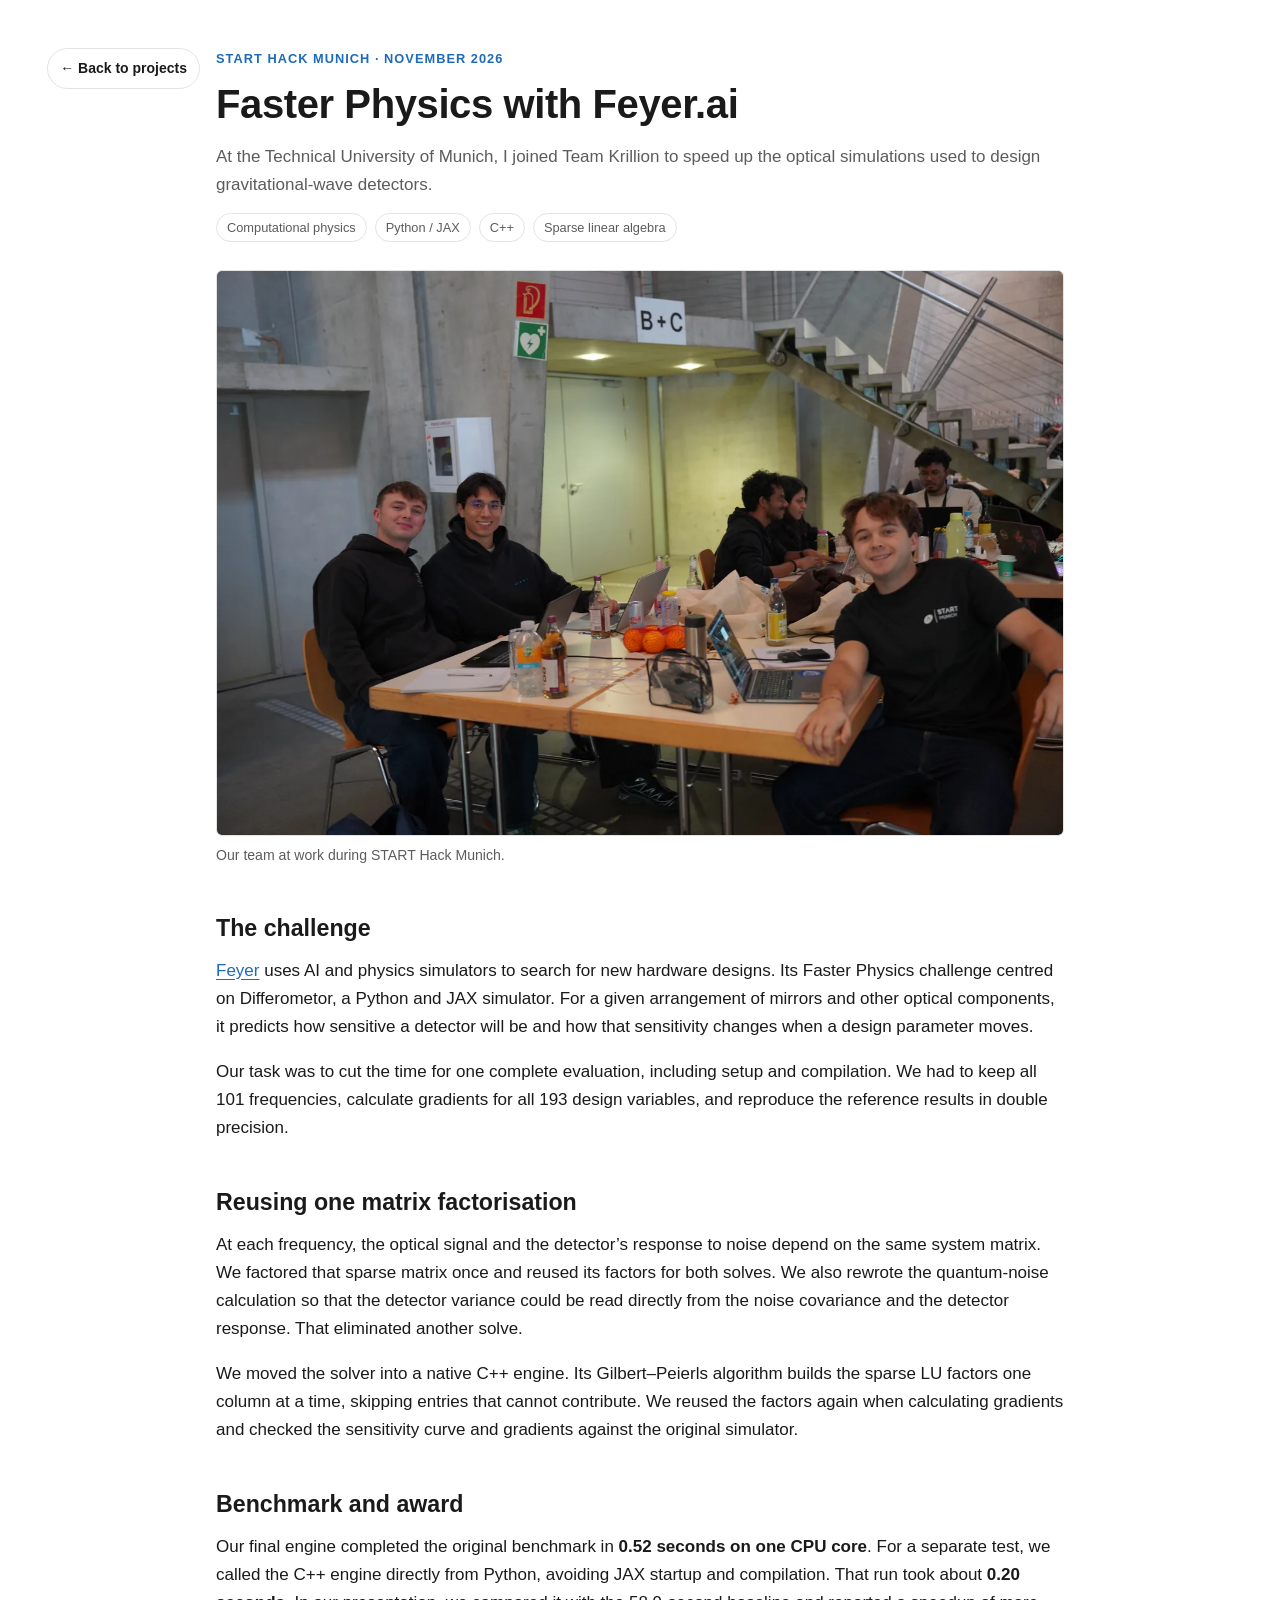
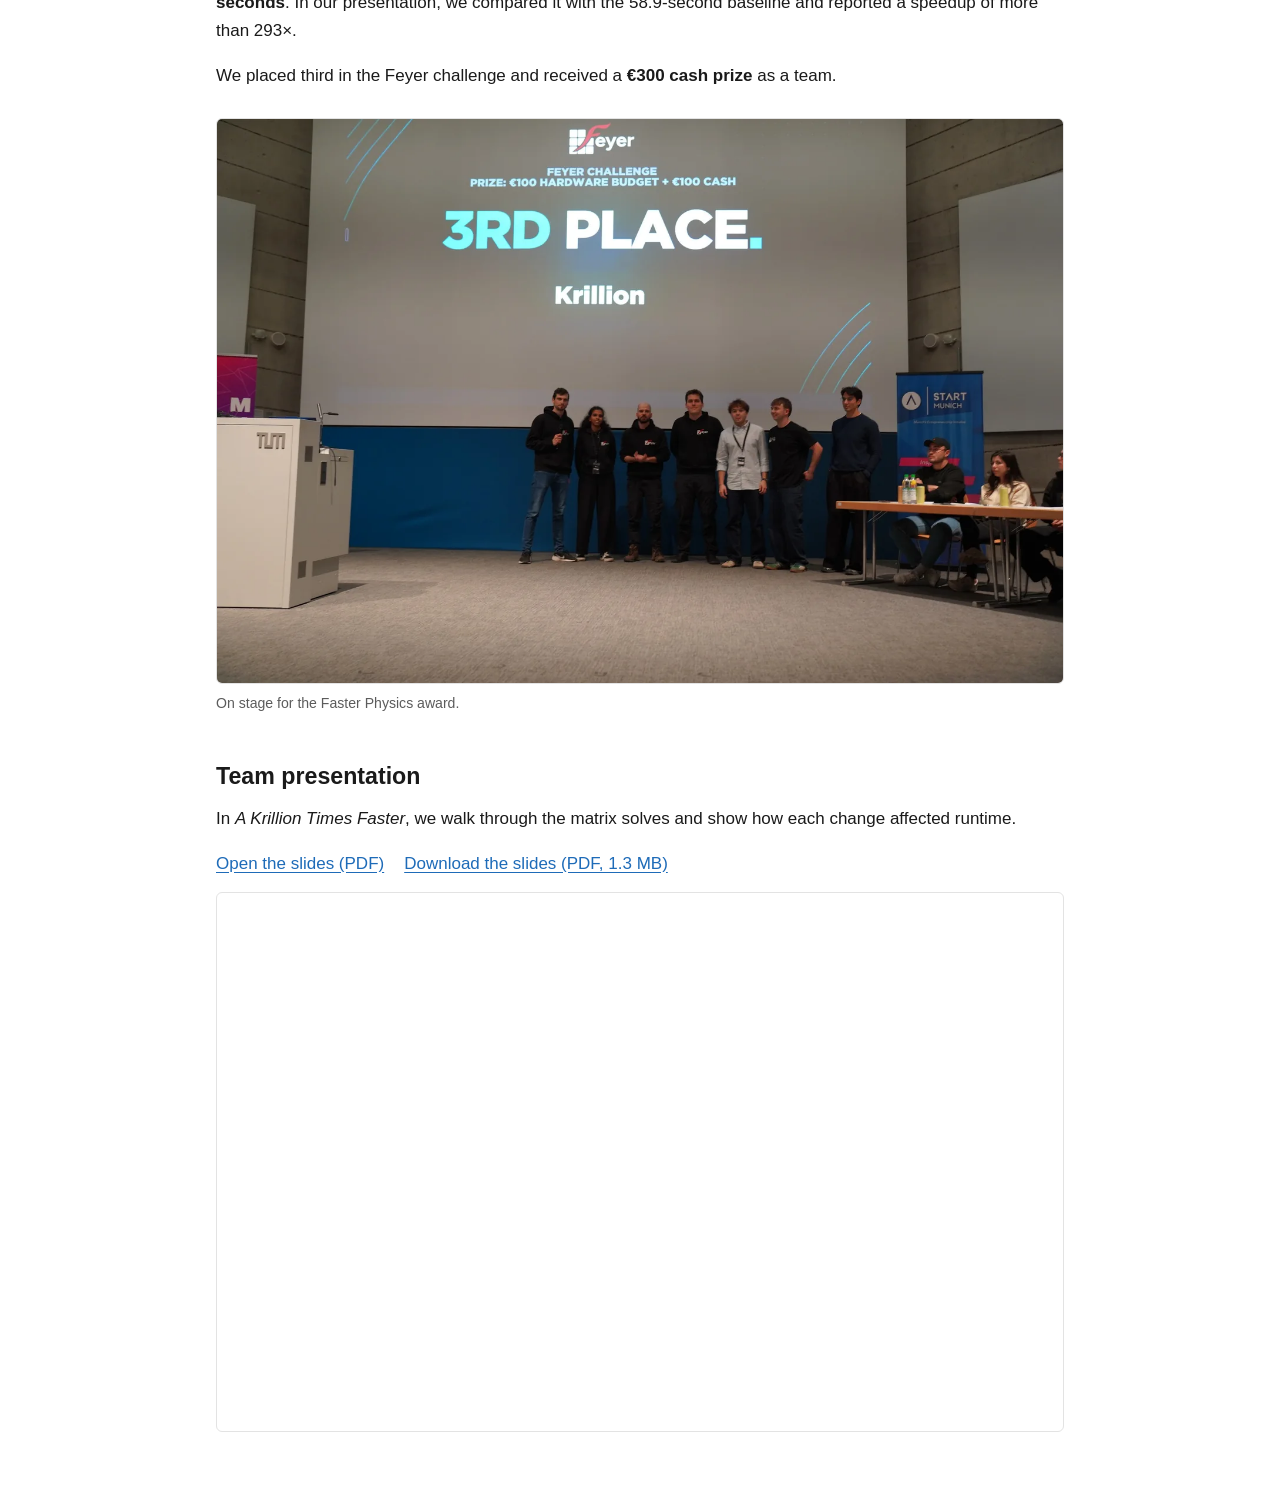
<file: faster-physics.html>
<!DOCTYPE html>
<html lang="en">
<head>
  <meta charset="utf-8">
  <meta name="viewport" content="width=device-width, initial-scale=1">
  <title>Faster Physics with Feyer.ai | Martin Gregory-Eaves</title>
  <meta name="description" content="How Team Krillion accelerated a gravitational-wave detector simulation for Feyer's Faster Physics challenge at START Hack Munich.">
  <link rel="stylesheet" href="project-detail.css">
</head>
<body>
  <main>
    <nav class="back" aria-label="Project navigation"><a href="projetcts.html">← Back to projects</a></nav>
    <header>
      <p class="eyebrow">START Hack Munich · November 2026</p>
      <h1>Faster Physics with Feyer.ai</h1>
      <p class="subtitle">At the Technical University of Munich, I joined Team Krillion to speed up the optical simulations used to design gravitational-wave detectors.</p>
      <div class="tags"><span>Computational physics</span><span>Python / JAX</span><span>C++</span><span>Sparse linear algebra</span></div>
    </header>

    <figure>
      <img src="images/krillion-team.webp" width="1440" height="960" alt="Three members of Team Krillion with laptops at their hackathon worktable.">
      <figcaption>Our team at work during START Hack Munich.</figcaption>
    </figure>

    <h2>The challenge</h2>
    <p><a href="https://www.feyer.ai/">Feyer</a> uses AI and physics simulators to search for new hardware designs. Its Faster Physics challenge centred on Differometor, a Python and JAX simulator. For a given arrangement of mirrors and other optical components, it predicts how sensitive a detector will be and how that sensitivity changes when a design parameter moves.</p>
    <p>Our task was to cut the time for one complete evaluation, including setup and compilation. We had to keep all 101 frequencies, calculate gradients for all 193 design variables, and reproduce the reference results in double precision.</p>

    <h2>Reusing one matrix factorisation</h2>
    <p>At each frequency, the optical signal and the detector’s response to noise depend on the same system matrix. We factored that sparse matrix once and reused its factors for both solves. We also rewrote the quantum-noise calculation so that the detector variance could be read directly from the noise covariance and the detector response. That eliminated another solve.</p>
    <p>We moved the solver into a native C++ engine. Its Gilbert–Peierls algorithm builds the sparse LU factors one column at a time, skipping entries that cannot contribute. We reused the factors again when calculating gradients and checked the sensitivity curve and gradients against the original simulator.</p>

    <h2>Benchmark and award</h2>
    <p>Our final engine completed the original benchmark in <strong>0.52 seconds on one CPU core</strong>. For a separate test, we called the C++ engine directly from Python, avoiding JAX startup and compilation. That run took about <strong>0.20 seconds</strong>. In our presentation, we compared it with the 58.9-second baseline and reported a speedup of more than 293×.</p>
    <p>We placed third in the Feyer challenge and received a <strong>€300 cash prize</strong> as a team.</p>
    <figure>
      <img src="images/krillion-award.webp" width="1440" height="960" loading="lazy" alt="Team Krillion on stage beneath the Feyer Challenge third-place announcement.">
      <figcaption>On stage for the Faster Physics award.</figcaption>
    </figure>

    <h2>Team presentation</h2>
    <p>In <cite>A Krillion Times Faster</cite>, we walk through the matrix solves and show how each change affected runtime.</p>
    <p class="file-links"><a href="pdfs/Team_Krillion.pdf">Open the slides (PDF)</a><a href="pdfs/Team_Krillion.pdf" download>Download the slides (PDF, 1.3 MB)</a></p>
    <iframe class="slides" title="A Krillion Times Faster — Team Krillion’s 14-slide presentation" src="pdfs/Team_Krillion.pdf#view=FitH" loading="lazy"></iframe>
  </main>
</body>
</html>
</file>
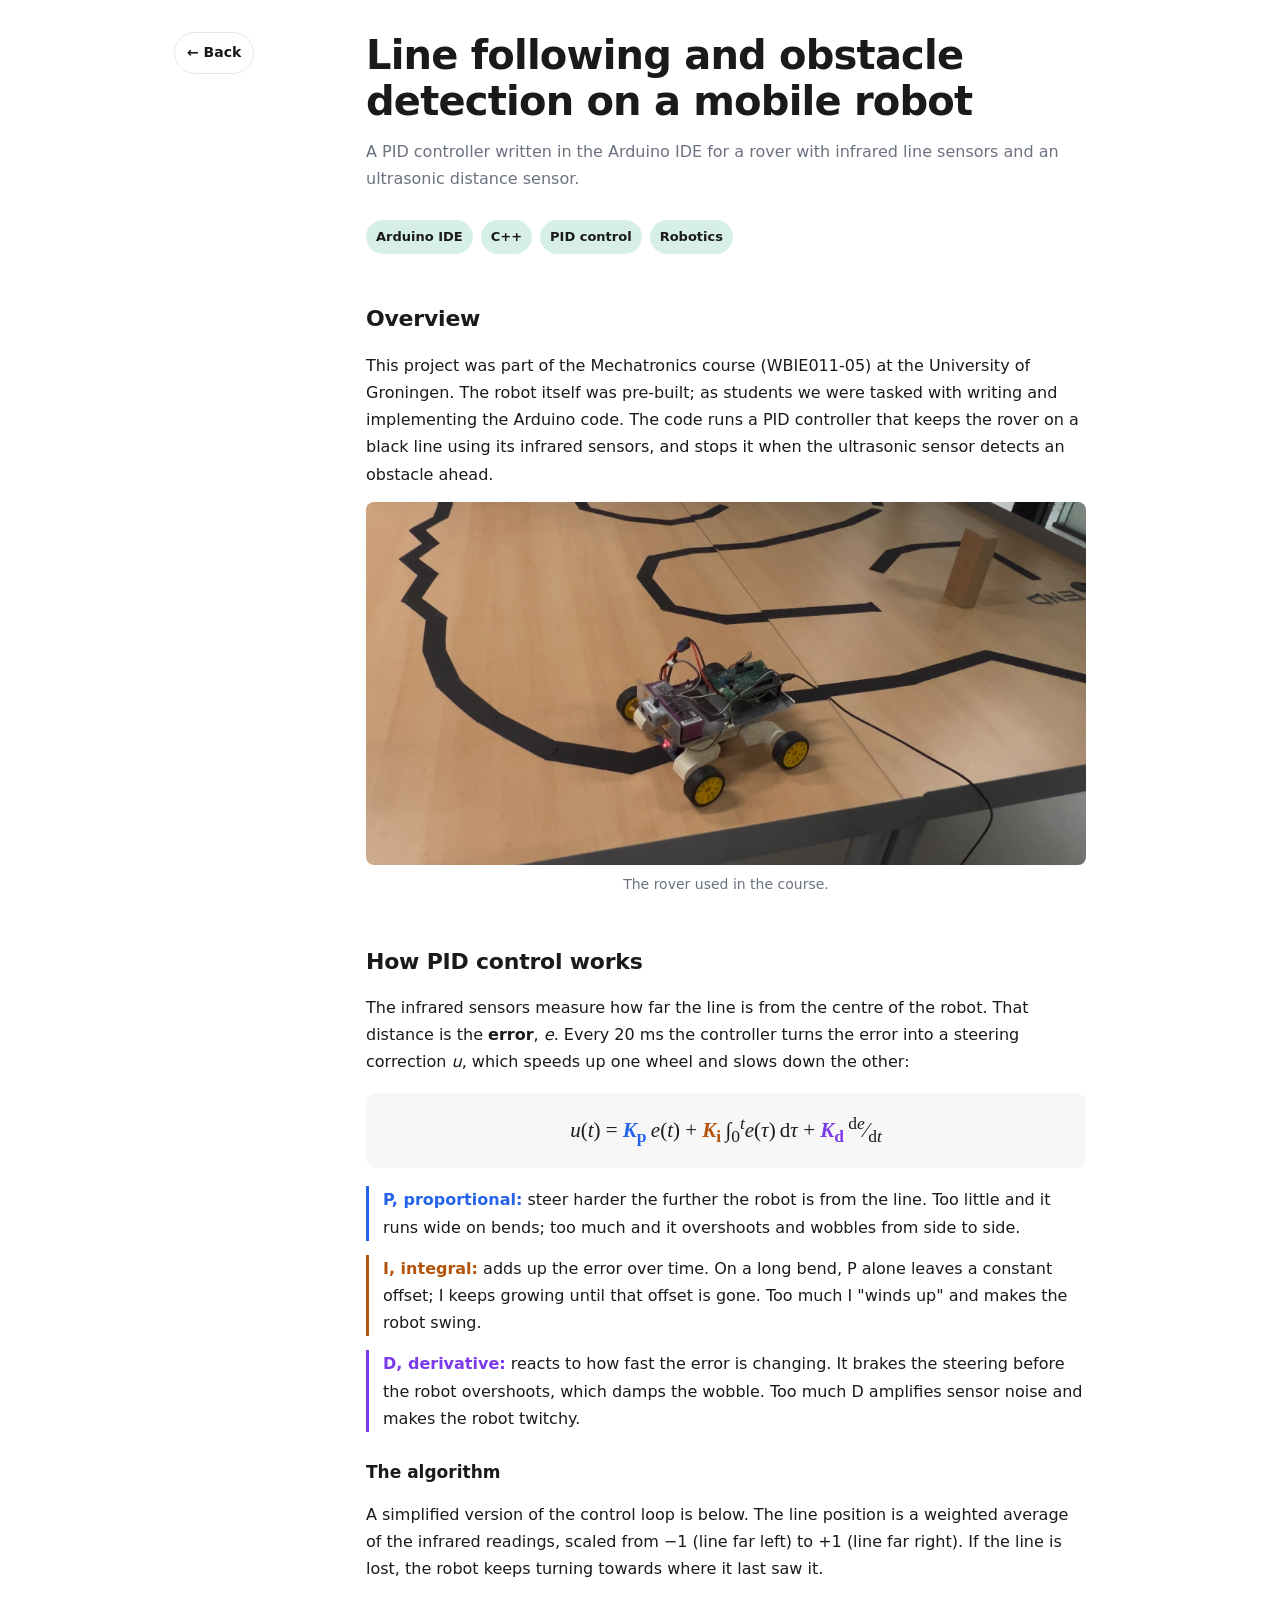
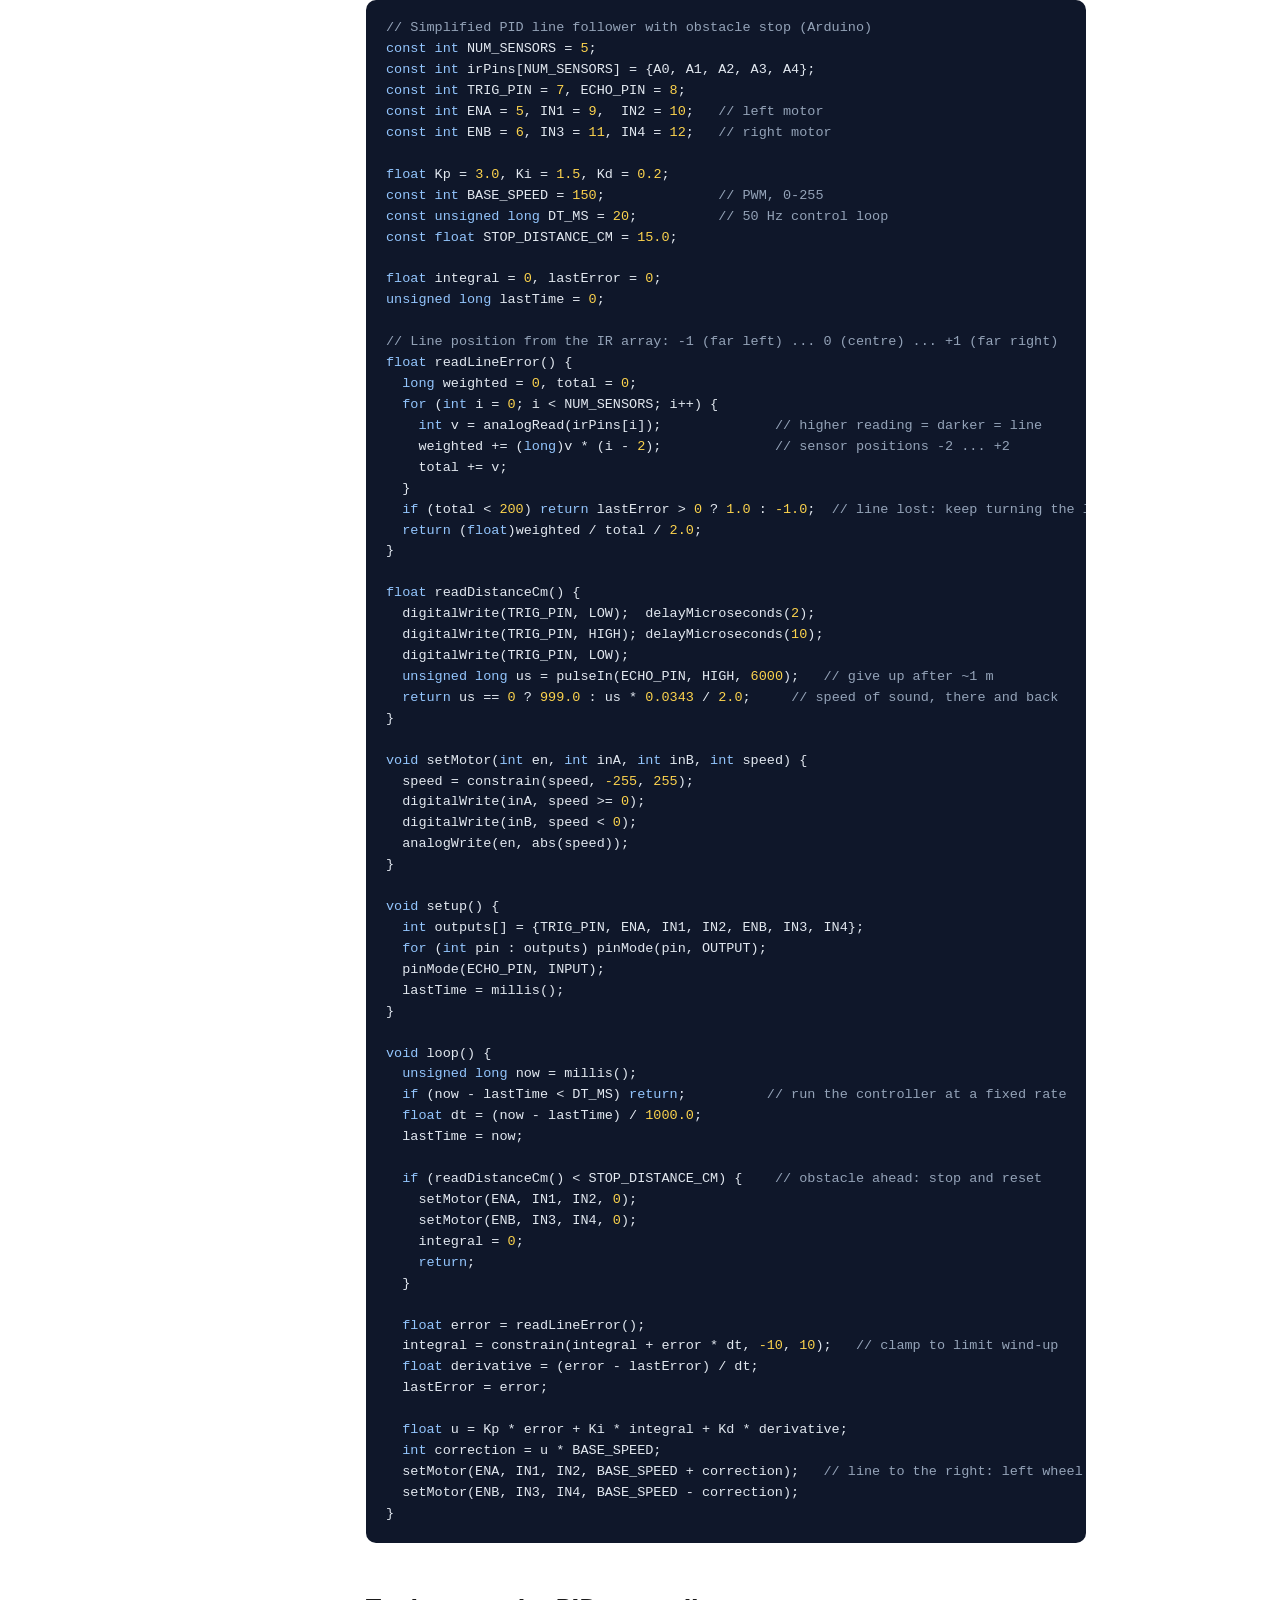
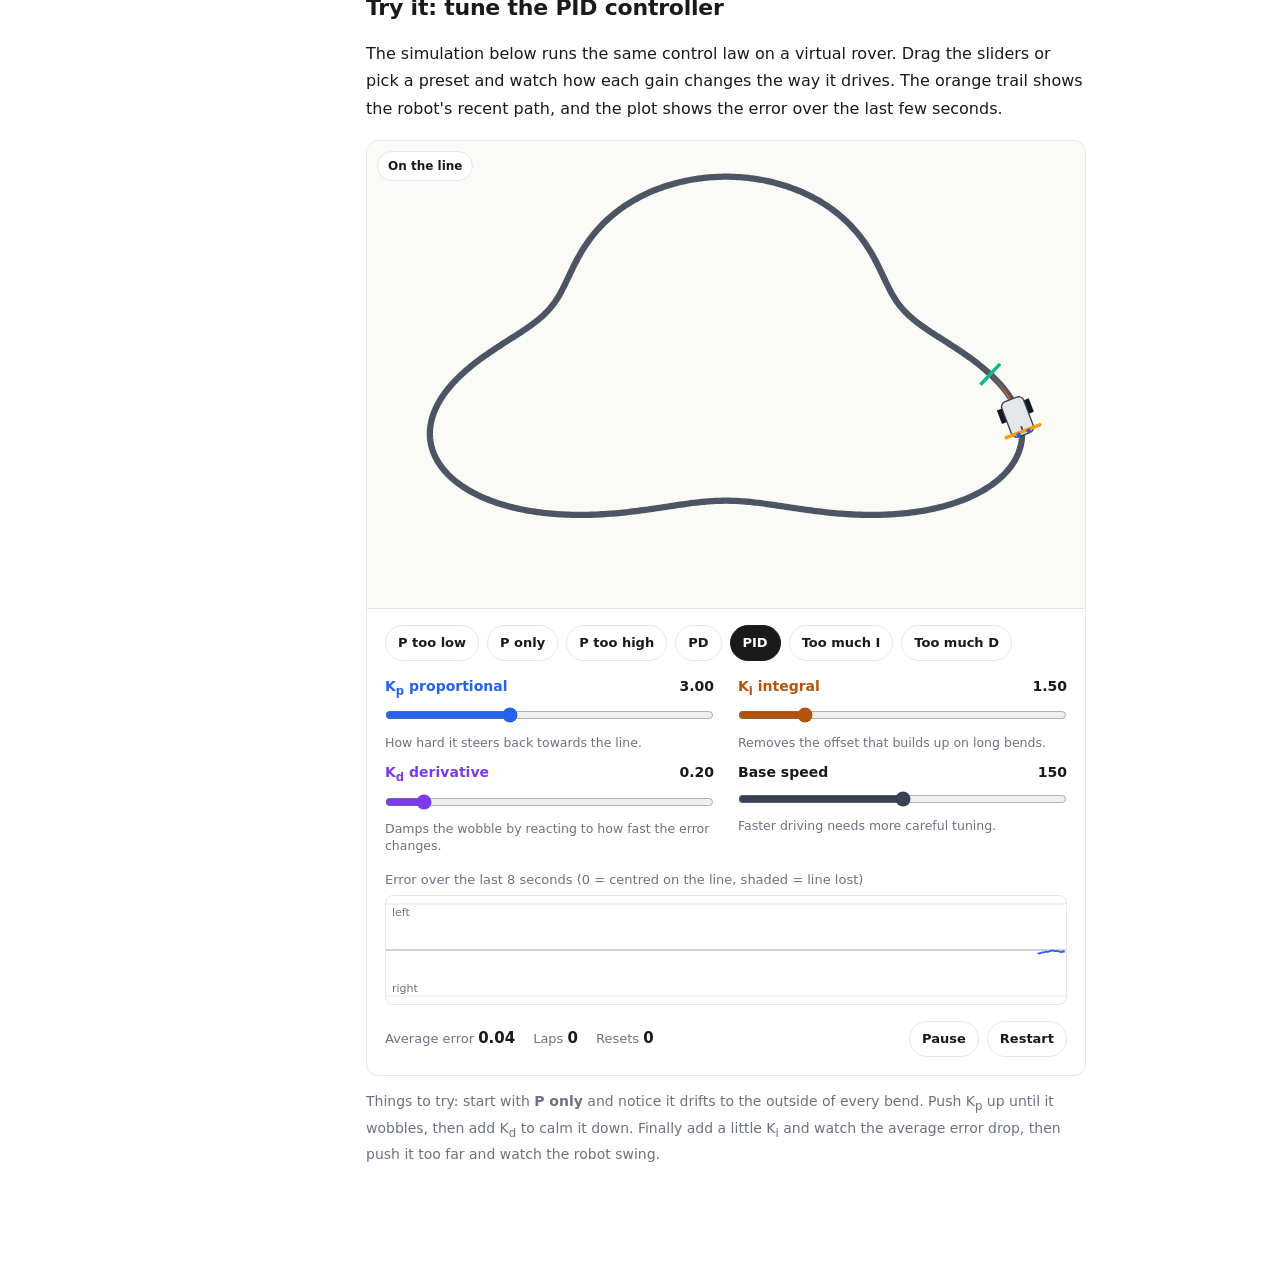
<file: linefollower.html>
<!DOCTYPE html>
<html lang="en">
<head>
  <meta charset="UTF-8" />
  <meta name="viewport" content="width=device-width, initial-scale=1.0" />
  <title>PID Line-Following Rover | Martin Gregory-Eaves</title>
  <meta name="description" content="PID line following and obstacle detection on an Arduino rover, with an interactive simulation of the P, I and D gains." />

  <style>
    :root{
      --bg: #ffffff;
      --text: #1a1a1a;
      --muted: #6b7280;
      --accent: #2563eb;
      --border: #e5e7eb;
      --soft: #f7f7f8;
      --green: rgba(0,160,110,.16);
      --p: #2563eb;   /* proportional */
      --i: #b45309;   /* integral */
      --d: #7c3aed;   /* derivative */
    }

    *{ box-sizing: border-box; }

    body{
      margin:0;
      font-family: -apple-system, BlinkMacSystemFont, "Segoe UI", system-ui, sans-serif;
      background: var(--bg);
      color: var(--text);
      line-height: 1.7;
    }

    /* ---------- LAYOUT ---------- */
    .page{
      max-width: 980px;
      margin: 0 auto;
      padding: 32px 24px 80px;
      display: grid;
      grid-template-columns: 160px 1fr;
      gap: 32px;
    }

    /* ---------- BACK BUTTON ---------- */
    .back{
      position: sticky;
      top: 32px;
      align-self: start;
    }
    .back a{
      display: inline-flex;
      align-items: center;
      gap: 6px;
      padding: 8px 12px;
      border-radius: 999px;
      border: 1px solid var(--border);
      text-decoration: none;
      color: var(--text);
      font-weight: 600;
      font-size: 14px;
      transition: background .15s ease, border-color .15s ease;
    }
    .back a:hover{ background: var(--green); border-color: #d1d5db; }

    /* ---------- CONTENT ---------- */
    .content{ max-width: 720px; min-width: 0; }

    h1{
      font-size: clamp(30px, 4vw, 40px);
      line-height: 1.15;
      margin: 0 0 10px 0;
      letter-spacing: -0.02em;
    }
    .subtitle{ color: var(--muted); margin-bottom: 28px; font-size: 16px; }
    h2{ margin-top: 46px; margin-bottom: 10px; font-size: 22px; letter-spacing: -0.01em; }
    h3{ margin: 26px 0 6px; font-size: 17px; }
    p{ margin: 14px 0; font-size: 16px; }
    ul{ margin: 14px 0 14px 18px; padding-left: 4px; }
    li{ margin-bottom: 8px; }

    /* ---------- TAGS ---------- */
    .meta{ display: flex; flex-wrap: wrap; gap: 8px; margin-bottom: 18px; }
    .tag{
      padding: 6px 10px;
      font-size: 13px;
      border-radius: 999px;
      background: var(--green);
      font-weight: 600;
    }

    .img-fit{
      display: block;
      margin: 0 auto 0.5rem auto;
      max-width: 100%;
      height: auto;
      border-radius: 8px;
    }
    .caption{ font-size: 14px; color: var(--muted); text-align: center; margin-top: 0; }

    /* ---------- PID EQUATION ---------- */
    .equation{
      font-family: "Times New Roman", Georgia, serif;
      font-size: clamp(17px, 2.6vw, 21px);
      text-align: center;
      padding: 16px 12px;
      margin: 18px 0;
      background: var(--soft);
      border-radius: 10px;
      overflow-x: auto;
      white-space: nowrap;
    }
    .equation i{ font-style: italic; }
    .kp{ color: var(--p); font-weight: 700; }
    .ki{ color: var(--i); font-weight: 700; }
    .kd{ color: var(--d); font-weight: 700; }

    .terms{ list-style: none; margin-left: 0; padding-left: 0; }
    .terms li{
      padding-left: 14px;
      border-left: 3px solid var(--border);
      margin-bottom: 14px;
    }
    .terms li.t-p{ border-color: var(--p); }
    .terms li.t-i{ border-color: var(--i); }
    .terms li.t-d{ border-color: var(--d); }

    /* ---------- CODE ---------- */
    pre{
      background: #0f172a;
      color: #e2e8f0;
      padding: 18px 20px;
      border-radius: 10px;
      overflow-x: auto;
      font-size: 13.5px;
      line-height: 1.55;
      margin: 18px 0;
    }
    code{ font-family: ui-monospace, SFMono-Regular, Menlo, Consolas, monospace; }
    p code, li code{
      background: var(--soft);
      padding: 1px 6px;
      border-radius: 5px;
      font-size: 14px;
    }
    .c-com{ color: #94a3b8; }
    .c-key{ color: #93c5fd; }
    .c-num{ color: #fcd34d; }

    /* ---------- SIMULATOR ---------- */
    .sim{
      border: 1px solid var(--border);
      border-radius: 12px;
      overflow: hidden;
      margin-top: 18px;
    }
    .sim-stage{ position: relative; background: #fafaf7; }
    #track{ display: block; width: 100%; height: auto; touch-action: manipulation; }
    .sim-badge{
      position: absolute;
      top: 10px; left: 10px;
      font-size: 12px;
      font-weight: 600;
      padding: 4px 10px;
      border-radius: 999px;
      background: #fff;
      border: 1px solid var(--border);
    }
    .sim-badge.lost{ background: #fee2e2; border-color: #fca5a5; color: #991b1b; }

    .sim-panel{ padding: 16px 18px 18px; border-top: 1px solid var(--border); }

    .presets{ display: flex; flex-wrap: wrap; gap: 8px; margin-bottom: 14px; }
    .presets button, .sim-actions button{
      font: inherit;
      font-size: 13px;
      font-weight: 600;
      padding: 6px 12px;
      border-radius: 999px;
      border: 1px solid var(--border);
      background: #fff;
      color: var(--text);
      cursor: pointer;
    }
    .presets button:hover, .sim-actions button:hover{ border-color: #c7cbd1; }
    .presets button[aria-pressed="true"]{ background: var(--text); color: #fff; border-color: var(--text); }

    .sliders{ display: grid; grid-template-columns: 1fr 1fr; gap: 10px 24px; }
    .slider label{
      display: flex;
      justify-content: space-between;
      font-size: 14px;
      font-weight: 600;
    }
    .slider output{ font-variant-numeric: tabular-nums; font-weight: 700; }
    .slider small{ display: block; font-size: 12.5px; color: var(--muted); line-height: 1.4; margin-top: 2px; }
    .slider input{ width: 100%; margin: 6px 0 0; }
    #kp{ accent-color: var(--p); }
    #ki{ accent-color: var(--i); }
    #kd{ accent-color: var(--d); }
    #spd{ accent-color: #374151; }

    .sim-foot{
      display: flex;
      flex-wrap: wrap;
      align-items: center;
      justify-content: space-between;
      gap: 12px;
      margin-top: 16px;
    }
    .stats{ display: flex; flex-wrap: wrap; gap: 18px; font-size: 13px; color: var(--muted); }
    .stats b{ color: var(--text); font-size: 15px; font-variant-numeric: tabular-nums; }
    .sim-actions{ display: flex; gap: 8px; }

    .plot-wrap{ margin-top: 14px; }
    .plot-title{ font-size: 13px; color: var(--muted); margin-bottom: 4px; }
    #plot{ display: block; width: 100%; height: 110px; background: #fff; border: 1px solid var(--border); border-radius: 8px; }

    .tip{ font-size: 14px; color: var(--muted); }

    /* ---------- RESPONSIVE ---------- */
    @media (max-width: 820px){
      .page{ grid-template-columns: 1fr; gap: 20px; padding: 24px 16px 64px; }
      .back{ position: static; }
    }
    @media (max-width: 560px){
      .sliders{ grid-template-columns: 1fr; }
    }
  </style>
</head>

<body>

  <div class="page">

    <!-- BACK BUTTON -->
    <nav class="back">
      <a href="projetcts.html">← Back</a>
    </nav>

    <!-- CONTENT -->
    <main class="content">
      <h1>Line following and obstacle detection on a mobile robot</h1>
      <p class="subtitle">
        A PID controller written in the Arduino IDE for a rover with infrared line sensors and an ultrasonic distance sensor.
      </p>

      <div class="meta">
        <span class="tag">Arduino IDE</span>
        <span class="tag">C++</span>
        <span class="tag">PID control</span>
        <span class="tag">Robotics</span>
      </div>

      <h2>Overview</h2>
      <p>
        This project was part of the Mechatronics course (WBIE011-05) at the University of Groningen.
        The robot itself was pre-built; as students we were tasked with writing and implementing the Arduino code.
        The code runs a PID controller that keeps the rover on a black line using its infrared sensors,
        and stops it when the ultrasonic sensor detects an obstacle ahead.
      </p>

      <img class="img-fit" src="images/rover.png" alt="The line-following rover used in the Mechatronics course" />
      <p class="caption">The rover used in the course.</p>

      <!-- ===================== PID ===================== -->
      <h2>How PID control works</h2>
      <p>
        The infrared sensors measure how far the line is from the centre of the robot. That distance is the
        <strong>error</strong>, <i>e</i>. Every 20&nbsp;ms the controller turns the error into a steering
        correction <i>u</i>, which speeds up one wheel and slows down the other:
      </p>

      <div class="equation" aria-label="u of t equals K p times e of t, plus K i times the integral of e, plus K d times the derivative of e">
        <i>u</i>(<i>t</i>) =
        <span class="kp"><i>K</i><sub>p</sub></span>&thinsp;<i>e</i>(<i>t</i>)
        + <span class="ki"><i>K</i><sub>i</sub></span>&thinsp;&int;<sub>0</sub><sup><i>t</i></sup><i>e</i>(<i>&tau;</i>)&thinsp;d<i>&tau;</i>
        + <span class="kd"><i>K</i><sub>d</sub></span>&thinsp;<sup>d<i>e</i></sup>&frasl;<sub>d<i>t</i></sub>
      </div>

      <ul class="terms">
        <li class="t-p"><strong class="kp">P, proportional:</strong> steer harder the further the robot is from the line.
          Too little and it runs wide on bends; too much and it overshoots and wobbles from side to side.</li>
        <li class="t-i"><strong class="ki">I, integral:</strong> adds up the error over time. On a long bend, P alone leaves
          a constant offset; I keeps growing until that offset is gone. Too much I "winds up" and makes the robot swing.</li>
        <li class="t-d"><strong class="kd">D, derivative:</strong> reacts to how fast the error is changing. It brakes the
          steering before the robot overshoots, which damps the wobble. Too much D amplifies sensor noise and makes the robot twitchy.</li>
      </ul>

      <h3>The algorithm</h3>
      <p>
        A simplified version of the control loop is below. The line position is a weighted average of the
        infrared readings, scaled from &minus;1 (line far left) to +1 (line far right). If the line is lost,
        the robot keeps turning towards where it last saw it.
      </p>

<pre><code><span class="c-com">// Simplified PID line follower with obstacle stop (Arduino)</span>
<span class="c-key">const int</span> NUM_SENSORS = <span class="c-num">5</span>;
<span class="c-key">const int</span> irPins[NUM_SENSORS] = {A0, A1, A2, A3, A4};
<span class="c-key">const int</span> TRIG_PIN = <span class="c-num">7</span>, ECHO_PIN = <span class="c-num">8</span>;
<span class="c-key">const int</span> ENA = <span class="c-num">5</span>, IN1 = <span class="c-num">9</span>,  IN2 = <span class="c-num">10</span>;   <span class="c-com">// left motor</span>
<span class="c-key">const int</span> ENB = <span class="c-num">6</span>, IN3 = <span class="c-num">11</span>, IN4 = <span class="c-num">12</span>;   <span class="c-com">// right motor</span>

<span class="c-key">float</span> Kp = <span class="c-num">3.0</span>, Ki = <span class="c-num">1.5</span>, Kd = <span class="c-num">0.2</span>;
<span class="c-key">const int</span> BASE_SPEED = <span class="c-num">150</span>;              <span class="c-com">// PWM, 0-255</span>
<span class="c-key">const unsigned long</span> DT_MS = <span class="c-num">20</span>;          <span class="c-com">// 50 Hz control loop</span>
<span class="c-key">const float</span> STOP_DISTANCE_CM = <span class="c-num">15.0</span>;

<span class="c-key">float</span> integral = <span class="c-num">0</span>, lastError = <span class="c-num">0</span>;
<span class="c-key">unsigned long</span> lastTime = <span class="c-num">0</span>;

<span class="c-com">// Line position from the IR array: -1 (far left) ... 0 (centre) ... +1 (far right)</span>
<span class="c-key">float</span> readLineError() {
  <span class="c-key">long</span> weighted = <span class="c-num">0</span>, total = <span class="c-num">0</span>;
  <span class="c-key">for</span> (<span class="c-key">int</span> i = <span class="c-num">0</span>; i &lt; NUM_SENSORS; i++) {
    <span class="c-key">int</span> v = analogRead(irPins[i]);              <span class="c-com">// higher reading = darker = line</span>
    weighted += (<span class="c-key">long</span>)v * (i - <span class="c-num">2</span>);              <span class="c-com">// sensor positions -2 ... +2</span>
    total += v;
  }
  <span class="c-key">if</span> (total &lt; <span class="c-num">200</span>) <span class="c-key">return</span> lastError &gt; <span class="c-num">0</span> ? <span class="c-num">1.0</span> : <span class="c-num">-1.0</span>;  <span class="c-com">// line lost: keep turning the last way</span>
  <span class="c-key">return</span> (<span class="c-key">float</span>)weighted / total / <span class="c-num">2.0</span>;
}

<span class="c-key">float</span> readDistanceCm() {
  digitalWrite(TRIG_PIN, LOW);  delayMicroseconds(<span class="c-num">2</span>);
  digitalWrite(TRIG_PIN, HIGH); delayMicroseconds(<span class="c-num">10</span>);
  digitalWrite(TRIG_PIN, LOW);
  <span class="c-key">unsigned long</span> us = pulseIn(ECHO_PIN, HIGH, <span class="c-num">6000</span>);   <span class="c-com">// give up after ~1 m</span>
  <span class="c-key">return</span> us == <span class="c-num">0</span> ? <span class="c-num">999.0</span> : us * <span class="c-num">0.0343</span> / <span class="c-num">2.0</span>;     <span class="c-com">// speed of sound, there and back</span>
}

<span class="c-key">void</span> setMotor(<span class="c-key">int</span> en, <span class="c-key">int</span> inA, <span class="c-key">int</span> inB, <span class="c-key">int</span> speed) {
  speed = constrain(speed, <span class="c-num">-255</span>, <span class="c-num">255</span>);
  digitalWrite(inA, speed &gt;= <span class="c-num">0</span>);
  digitalWrite(inB, speed &lt; <span class="c-num">0</span>);
  analogWrite(en, abs(speed));
}

<span class="c-key">void</span> setup() {
  <span class="c-key">int</span> outputs[] = {TRIG_PIN, ENA, IN1, IN2, ENB, IN3, IN4};
  <span class="c-key">for</span> (<span class="c-key">int</span> pin : outputs) pinMode(pin, OUTPUT);
  pinMode(ECHO_PIN, INPUT);
  lastTime = millis();
}

<span class="c-key">void</span> loop() {
  <span class="c-key">unsigned long</span> now = millis();
  <span class="c-key">if</span> (now - lastTime &lt; DT_MS) <span class="c-key">return</span>;          <span class="c-com">// run the controller at a fixed rate</span>
  <span class="c-key">float</span> dt = (now - lastTime) / <span class="c-num">1000.0</span>;
  lastTime = now;

  <span class="c-key">if</span> (readDistanceCm() &lt; STOP_DISTANCE_CM) {    <span class="c-com">// obstacle ahead: stop and reset</span>
    setMotor(ENA, IN1, IN2, <span class="c-num">0</span>);
    setMotor(ENB, IN3, IN4, <span class="c-num">0</span>);
    integral = <span class="c-num">0</span>;
    <span class="c-key">return</span>;
  }

  <span class="c-key">float</span> error = readLineError();
  integral = constrain(integral + error * dt, <span class="c-num">-10</span>, <span class="c-num">10</span>);   <span class="c-com">// clamp to limit wind-up</span>
  <span class="c-key">float</span> derivative = (error - lastError) / dt;
  lastError = error;

  <span class="c-key">float</span> u = Kp * error + Ki * integral + Kd * derivative;
  <span class="c-key">int</span> correction = u * BASE_SPEED;
  setMotor(ENA, IN1, IN2, BASE_SPEED + correction);   <span class="c-com">// line to the right: left wheel speeds up</span>
  setMotor(ENB, IN3, IN4, BASE_SPEED - correction);
}</code></pre>

      <!-- ===================== SIMULATOR ===================== -->
      <h2 id="simulator">Try it: tune the PID controller</h2>
      <p>
        The simulation below runs the same control law on a virtual rover. Drag the sliders or pick a preset
        and watch how each gain changes the way it drives. The orange trail shows the robot's recent path, and the plot shows
        the error over the last few seconds.
      </p>

      <div class="sim" id="sim">
        <div class="sim-stage">
          <canvas id="track" width="800" height="520" aria-label="Top-down view of a robot following a black line around a looping track"></canvas>
          <div class="sim-badge" id="badge" aria-live="polite">On the line</div>
        </div>

        <div class="sim-panel">
          <div class="presets" role="group" aria-label="Presets">
            <button type="button" data-kp="0.3" data-ki="0" data-kd="0">P too low</button>
            <button type="button" data-kp="1" data-ki="0" data-kd="0">P only</button>
            <button type="button" data-kp="6" data-ki="0" data-kd="0">P too high</button>
            <button type="button" data-kp="6" data-ki="0" data-kd="0.25">PD</button>
            <button type="button" data-kp="3" data-ki="1.5" data-kd="0.2">PID</button>
            <button type="button" data-kp="2" data-ki="5" data-kd="0">Too much I</button>
            <button type="button" data-kp="3" data-ki="0" data-kd="1.5">Too much D</button>
          </div>

          <div class="sliders">
            <div class="slider">
              <label for="kp"><span class="kp">K<sub>p</sub> proportional</span><output id="kp-out">3.00</output></label>
              <input id="kp" type="range" min="0" max="8" step="0.05" value="3">
              <small>How hard it steers back towards the line.</small>
            </div>
            <div class="slider">
              <label for="ki"><span class="ki">K<sub>i</sub> integral</span><output id="ki-out">1.50</output></label>
              <input id="ki" type="range" min="0" max="8" step="0.05" value="1.5">
              <small>Removes the offset that builds up on long bends.</small>
            </div>
            <div class="slider">
              <label for="kd"><span class="kd">K<sub>d</sub> derivative</span><output id="kd-out">0.20</output></label>
              <input id="kd" type="range" min="0" max="2" step="0.01" value="0.2">
              <small>Damps the wobble by reacting to how fast the error changes.</small>
            </div>
            <div class="slider">
              <label for="spd"><span>Base speed</span><output id="spd-out">150</output></label>
              <input id="spd" type="range" min="60" max="240" step="5" value="150">
              <small>Faster driving needs more careful tuning.</small>
            </div>
          </div>

          <div class="plot-wrap">
            <div class="plot-title">Error over the last 8 seconds (0 = centred on the line, shaded = line lost)</div>
            <canvas id="plot" width="700" height="110" aria-label="Plot of the line error over time"></canvas>
          </div>

          <div class="sim-foot">
            <div class="stats">
              <span>Average error <b id="st-err">0.00</b></span>
              <span>Laps <b id="st-laps">0</b></span>
              <span>Resets <b id="st-resets">0</b></span>
            </div>
            <div class="sim-actions">
              <button type="button" id="pause">Pause</button>
              <button type="button" id="restart">Restart</button>
            </div>
          </div>
        </div>
      </div>

      <p class="tip">
        Things to try: start with <strong>P only</strong> and notice it drifts to the outside of every bend.
        Push K<sub>p</sub> up until it wobbles, then add K<sub>d</sub> to calm it down. Finally add a little
        K<sub>i</sub> and watch the average error drop, then push it too far and watch the robot swing.
      </p>
    </main>

  </div>

<script>
/* ================= Line-follower simulation =================
   Top-down rover with two driven wheels, an IR sensor bar a short distance ahead of the axle,
   wheels that take ~0.1 s to reach a new speed, a 50 Hz controller and a little sensor noise.
   Units: pixels and seconds. */
(function () {
  const canvas = document.getElementById('track');
  const ctx = canvas.getContext('2d');
  const plot = document.getElementById('plot');
  const pctx = plot.getContext('2d');
  const badge = document.getElementById('badge');
  const WORLD_W = 800, WORLD_H = 520;

  // ---- Track: a smooth three-lobed loop ----
  const N = 720, track = [];
  for (let i = 0; i < N; i++) {
    const t = i / N * 2 * Math.PI;
    const r = 190 * (1 + 0.22 * Math.sin(3 * t));
    track.push({ x: 400 + 1.55 * r * Math.cos(t), y: 260 + 0.95 * r * Math.sin(t) });
  }

  // ---- Simulation state and parameters ----
  const S = {
    W: 22,        // half-width of the IR sensor bar
    look: 24,     // sensor bar distance ahead of the wheel axle
    L: 30,        // wheelbase
    tau: 0.1,     // motor time constant
    vmax: 320,    // top wheel speed
    dtc: 0.02,    // controller period (50 Hz)
    dtp: 0.004,   // physics step
    noise: 0.03,  // sensor noise (fraction of bar width)
    Imax: 10,     // integral clamp
    Kp: 3, Ki: 1.5, Kd: 0.2, v: 150
  };
  const history = [];   // {t, e, lost}
  const trail = [];
  let resets = 0;

  function reset(countIt) {
    const p0 = track[0], p1 = track[1];
    Object.assign(S, {
      x: p0.x, y: p0.y, th: Math.atan2(p1.y - p0.y, p1.x - p0.x),
      wl: S.v, wr: S.v, cl: S.v, cr: S.v,
      I: 0, ePrev: 0, e: 0, off: 0, lastSign: 1, tc: 0, t: 0,
      idx: 0, prog: 0, laps: 0, lost: false,
      sumAbs: 0, n: 0, bestProg: 0, stuckT: 0
    });
    history.length = 0; trail.length = 0;
    if (countIt) resets++;
  }

  function nearest(px, py) {
    let best = -1, bd = Infinity;
    for (let k = -60; k <= 60; k++) {
      const i = (S.idx + k + N) % N, q = track[i];
      const d = (q.x - px) ** 2 + (q.y - py) ** 2;
      if (d < bd) { bd = d; best = i; }
    }
    if (bd > 90 * 90) {
      for (let i = 0; i < N; i++) {
        const q = track[i], d = (q.x - px) ** 2 + (q.y - py) ** 2;
        if (d < bd) { bd = d; best = i; }
      }
    }
    return { i: best, d: Math.sqrt(bd) };
  }

  function control() {
    const sx = S.x + S.look * Math.cos(S.th), sy = S.y + S.look * Math.sin(S.th);
    const nr = nearest(sx, sy), q = track[nr.i];
    const lx = Math.sin(S.th), ly = -Math.cos(S.th);          // left of heading (screen y points down)
    const off = ((q.x - sx) * lx + (q.y - sy) * ly) / S.W;     // + = line is to the left
    let e;
    if (nr.d > S.W * 1.05) { S.lost = true; e = S.lastSign; }  // nothing under the bar: saturate
    else {
      S.lost = false;
      e = Math.max(-1, Math.min(1, off + S.noise * (Math.random() * 2 - 1)));
      if (Math.abs(e) > 0.05) S.lastSign = Math.sign(e);
    }
    S.I = Math.max(-S.Imax, Math.min(S.Imax, S.I + e * S.dtc));
    const D = (e - S.ePrev) / S.dtc;
    S.ePrev = e; S.e = e; S.off = Math.max(-1.5, Math.min(1.5, off));
    const u = S.Kp * e + S.Ki * S.I + S.Kd * D;
    S.cl = Math.max(-S.vmax, Math.min(S.vmax, S.v * (1 - u)));
    S.cr = Math.max(-S.vmax, Math.min(S.vmax, S.v * (1 + u)));
    S.sumAbs += Math.min(1, Math.abs(off)); S.n++;
    history.push({ t: S.t, e: Math.max(-1, Math.min(1, off)), lost: S.lost });
  }

  function physics(dt) {
    const a = dt / S.tau;
    S.wl += (S.cl - S.wl) * a; S.wr += (S.cr - S.wr) * a;
    const v = (S.wl + S.wr) / 2, w = (S.wl - S.wr) / S.L;
    S.th += w * dt; S.x += v * Math.cos(S.th) * dt; S.y += v * Math.sin(S.th) * dt;
  }

  function step(T) {
    let rem = T;
    while (rem > 1e-9) {
      const dt = Math.min(S.dtp, rem);
      S.tc -= dt; if (S.tc <= 0) { control(); S.tc += S.dtc; }
      physics(dt); S.t += dt; rem -= dt;

      const nr = nearest(S.x, S.y);
      let di = nr.i - S.idx; if (di > N / 2) di -= N; if (di < -N / 2) di += N;
      S.prog += di; S.idx = nr.i;
      if (S.prog >= N) { S.prog -= N; S.laps++; S.bestProg -= N; }
      // Progress watchdog: off the track, or circling without getting anywhere
      if (S.prog > S.bestProg + 15) { S.bestProg = S.prog; S.stuckT = 0; } else S.stuckT += dt;
      if (nr.d > 120 || S.stuckT > 5) { reset(true); return; }
    }
  }

  // ---- Drawing ----
  function fitCanvas(c, w, h) {
    const dpr = Math.min(window.devicePixelRatio || 1, 2);
    const cw = c.clientWidth || w;
    const ch = c === canvas ? cw * WORLD_H / WORLD_W : (c.clientHeight || h);
    if (c.width !== Math.round(cw * dpr) || c.height !== Math.round(ch * dpr)) {
      c.width = Math.round(cw * dpr); c.height = Math.round(ch * dpr);
    }
    return { cw, ch, dpr };
  }

  function drawTrack() {
    const { cw, dpr } = fitCanvas(canvas, WORLD_W, WORLD_H);
    const k = cw / WORLD_W * dpr;
    ctx.setTransform(k, 0, 0, k, 0, 0);
    ctx.fillStyle = '#fafaf7'; ctx.fillRect(0, 0, WORLD_W, WORLD_H);

    // the taped line
    ctx.beginPath();
    track.forEach((p, i) => i ? ctx.lineTo(p.x, p.y) : ctx.moveTo(p.x, p.y));
    ctx.closePath();
    ctx.lineWidth = 7; ctx.strokeStyle = '#4b5563'; ctx.lineJoin = 'round'; ctx.stroke();

    // start/finish mark
    const p0 = track[0], p1 = track[1];
    const a = Math.atan2(p1.y - p0.y, p1.x - p0.x);
    ctx.save(); ctx.translate(p0.x, p0.y); ctx.rotate(a);
    ctx.fillStyle = '#10b981'; ctx.fillRect(-2, -16, 4, 32);
    ctx.restore();

    // trail
    for (let i = 1; i < trail.length; i++) {
      const alpha = i / trail.length;
      ctx.strokeStyle = `rgba(249,115,22,${0.1 + 0.85 * alpha})`;   // path of the wheel axle
      ctx.lineWidth = 2.5;
      ctx.beginPath(); ctx.moveTo(trail[i - 1].x, trail[i - 1].y); ctx.lineTo(trail[i].x, trail[i].y); ctx.stroke();
    }

    // robot
    ctx.save(); ctx.translate(S.x, S.y); ctx.rotate(S.th);
    ctx.fillStyle = '#111827';                                   // wheels
    ctx.fillRect(-8, -S.L / 2 - 4, 16, 6); ctx.fillRect(-8, S.L / 2 - 2, 16, 6);
    ctx.fillStyle = '#e5e7eb'; ctx.strokeStyle = '#374151'; ctx.lineWidth = 1.5;
    roundRect(-14, -S.L / 2 + 2, 42, S.L - 4, 6); ctx.fill(); ctx.stroke();
    ctx.strokeStyle = '#374151'; ctx.lineWidth = 2;               // arm to the sensor bar
    ctx.beginPath(); ctx.moveTo(18, 0); ctx.lineTo(S.look, 0); ctx.stroke();
    ctx.fillStyle = S.lost ? '#ef4444' : '#f59e0b';               // IR sensor bar
    roundRect(S.look - 2, -S.W, 4, 2 * S.W, 2); ctx.fill();
    ctx.fillStyle = '#2563eb';                                    // ultrasonic "eyes"
    ctx.beginPath(); ctx.arc(26, -6, 2.6, 0, 7); ctx.arc(26, 6, 2.6, 0, 7); ctx.fill();
    ctx.restore();
  }

  function roundRect(x, y, w, h, r) {
    ctx.beginPath();
    ctx.moveTo(x + r, y); ctx.arcTo(x + w, y, x + w, y + h, r); ctx.arcTo(x + w, y + h, x, y + h, r);
    ctx.arcTo(x, y + h, x, y, r); ctx.arcTo(x, y, x + w, y, r); ctx.closePath();
  }

  function drawPlot() {
    const { cw, ch, dpr } = fitCanvas(plot, 700, 110);
    pctx.setTransform(dpr, 0, 0, dpr, 0, 0);
    pctx.clearRect(0, 0, cw, ch);
    const span = 8, t1 = S.t, t0 = t1 - span;
    const X = t => (t - t0) / span * cw, Y = e => ch / 2 - e * (ch / 2 - 8);

    // line-lost shading
    pctx.fillStyle = 'rgba(239,68,68,0.12)';
    for (const h of history) if (h.lost && h.t >= t0) pctx.fillRect(X(h.t) - 1, 0, Math.max(2, cw / (span / S.dtc)) + 1, ch);

    // grid
    pctx.strokeStyle = '#e5e7eb'; pctx.lineWidth = 1;
    pctx.beginPath(); pctx.moveTo(0, Y(1)); pctx.lineTo(cw, Y(1)); pctx.moveTo(0, Y(-1)); pctx.lineTo(cw, Y(-1)); pctx.stroke();
    pctx.strokeStyle = '#9ca3af';
    pctx.beginPath(); pctx.moveTo(0, Y(0)); pctx.lineTo(cw, Y(0)); pctx.stroke();
    pctx.fillStyle = '#6b7280'; pctx.font = '11px system-ui, sans-serif';
    pctx.fillText('left', 6, Y(1) + 12); pctx.fillText('right', 6, Y(-1) - 4);

    // error trace
    pctx.strokeStyle = '#2563eb'; pctx.lineWidth = 1.8;
    pctx.beginPath();
    let first = true;
    for (const h of history) {
      if (h.t < t0) continue;
      const x = X(h.t), y = Y(h.e);
      if (first) { pctx.moveTo(x, y); first = false; } else pctx.lineTo(x, y);
    }
    pctx.stroke();
  }

  // ---- Controls ----
  const sliders = { kp: 'Kp', ki: 'Ki', kd: 'Kd', spd: 'v' };
  const presetButtons = document.querySelectorAll('.presets button');
  function syncOutputs() {
    for (const id in sliders) {
      const el = document.getElementById(id);
      document.getElementById(id + '-out').textContent = id === 'spd' ? el.value : Number(el.value).toFixed(2);
    }
  }
  for (const id in sliders) {
    document.getElementById(id).addEventListener('input', e => {
      S[sliders[id]] = Number(e.target.value);
      syncOutputs();
      presetButtons.forEach(b => b.setAttribute('aria-pressed', 'false'));
    });
  }
  presetButtons.forEach(btn => {
    btn.setAttribute('aria-pressed', 'false');
    btn.addEventListener('click', () => {
      [['kp', 'kp'], ['ki', 'ki'], ['kd', 'kd']].forEach(([id, key]) => {
        const v = Number(btn.dataset[key]);
        document.getElementById(id).value = v; S[sliders[id]] = v;
      });
      syncOutputs();
      presetButtons.forEach(b => b.setAttribute('aria-pressed', String(b === btn)));
      resets = 0; reset(false);
    });
  });
  // the default slider values match the PID preset
  presetButtons[4].setAttribute('aria-pressed', 'true');

  let running = true;
  const pauseBtn = document.getElementById('pause');
  pauseBtn.addEventListener('click', () => {
    running = !running;
    pauseBtn.textContent = running ? 'Pause' : 'Play';
  });
  document.getElementById('restart').addEventListener('click', () => { resets = 0; reset(false); });

  // Only animate while the simulator is on screen
  let visible = true;
  if ('IntersectionObserver' in window) {
    new IntersectionObserver(entries => { visible = entries[0].isIntersecting; })
      .observe(document.getElementById('sim'));
  }

  // ---- Main loop ----
  const elErr = document.getElementById('st-err'), elLaps = document.getElementById('st-laps'), elRes = document.getElementById('st-resets');
  let last = performance.now(), statTimer = 0;
  function frame(now) {
    const dt = Math.min(0.05, (now - last) / 1000); last = now;
    if (running && visible) {
      step(dt);
      trail.push({ x: S.x, y: S.y }); if (trail.length > 220) trail.shift();
      while (history.length && history[0].t < S.t - 8.5) history.shift();
    }
    if (visible) {
      drawTrack(); drawPlot();
      statTimer += dt;
      if (statTimer > 0.25) {
        statTimer = 0;
        elErr.textContent = S.n ? (S.sumAbs / S.n).toFixed(2) : '0.00';
        elLaps.textContent = S.laps;
        elRes.textContent = resets;
        badge.textContent = S.lost ? 'Line lost' : 'On the line';
        badge.classList.toggle('lost', S.lost);
      }
    }
    requestAnimationFrame(frame);
  }
//make sure it comiited 

  syncOutputs();
  reset(false);
  requestAnimationFrame(frame);
})();
</script>
</body>
</html>
</file>
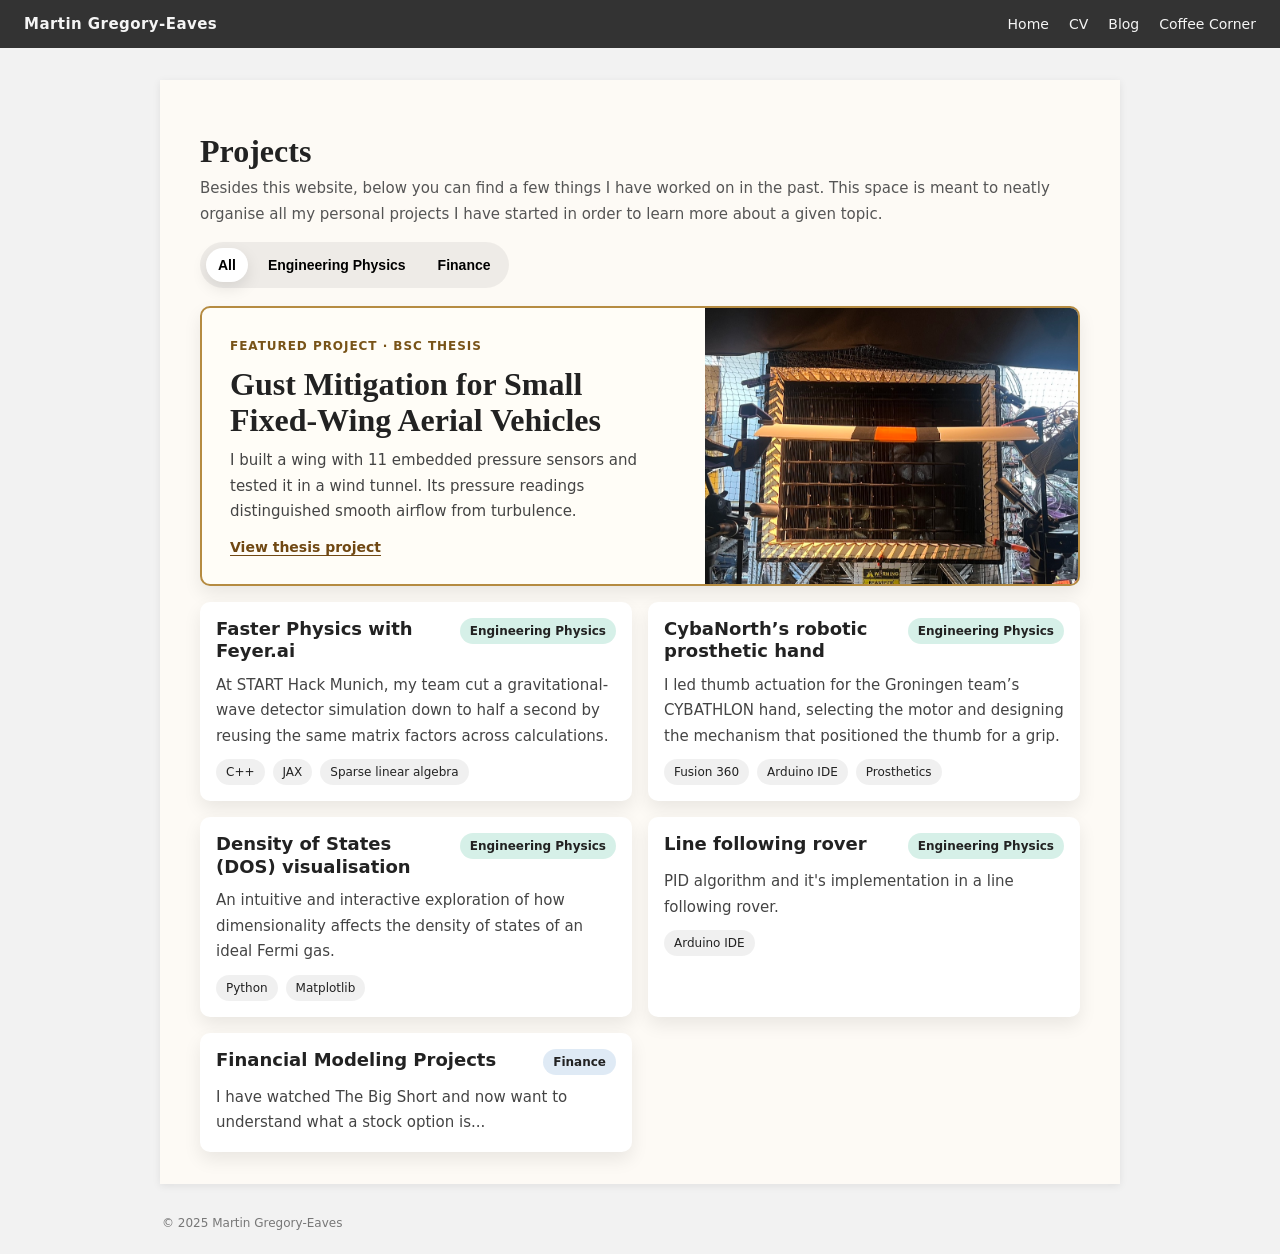
<file: projetcts.html>
<!DOCTYPE html>
<html lang="en">
<head>
  <meta charset="UTF-8" />
  <meta name="viewport" content="width=device-width, initial-scale=1.0" />
  <title>Projects – Martin Gregory-Eaves</title>

  <style>
    /* ---------- GLOBAL (same as landing + CV) ---------- */
    :root {
      --bg-page: #f2f2f2;
      --bg-content: #fdfaf5;
      --header-bg: #333333;
      --header-text: #f5f5f5;
      --accent: #1e6bb8;
    }

    body {
      margin: 0;
      font-family: -apple-system, BlinkMacSystemFont, "Segoe UI", system-ui, sans-serif;
      background: var(--bg-page);
      color: #222;
    }

    a {
      color: var(--accent);
      text-decoration: none;
    }

    a:hover {
      text-decoration: underline;
    }

    /* ---------- HEADER / NAV ---------- */
    .site-header {
      background: var(--header-bg);
      color: var(--header-text);
      padding: 12px 24px;
      display: flex;
      align-items: center;
      justify-content: space-between;
      font-size: 15px;
    }

    .site-title {
      font-weight: 600;
      letter-spacing: 0.03em;
    }

    .nav {
      display: flex;
      gap: 20px;
    }

    .nav a {
      color: var(--header-text);
      text-decoration: none;
      padding: 4px 0;
      position: relative;
      font-size: 14px;
    }

    .nav a::after {
      content: "";
      position: absolute;
      left: 0;
      bottom: -2px;
      width: 0;
      height: 2px;
      background: #ffffff;
      transition: width 0.2s ease;
    }

    .nav a:hover::after,
    .nav a.active::after {
      width: 100%;
    }

    /* ---------- CONTENT CARD ---------- */
    .content-wrapper {
      max-width: 960px;
      margin: 32px auto;
      background: var(--bg-content);
      padding: 32px 40px;
      box-shadow: 0 2px 8px rgba(0,0,0,0.08);
      box-sizing: border-box;
    }

    h1 {
      font-family: "Georgia", "Times New Roman", serif;
      font-size: 32px;
      margin-bottom: 6px;
    }

    h2 {
      font-family: "Georgia", "Times New Roman", serif;
      font-size: 22px;
      margin-top: 28px;
      margin-bottom: 10px;
    }

    p {
      font-size: 15px;
      line-height: 1.7;
      color: #333;
    }

    ul {
      margin-left: 20px;
      padding-left: 0;
    }

    li {
      margin-bottom: 8px;
      line-height: 1.6;
    }

    .site-footer {
      max-width: 960px;
      margin: 0 auto 24px;
      font-size: 12px;
      color: #777;
      padding-left: 4px;
    }

    @media (max-width: 800px) {
      .content-wrapper {
        margin: 16px;
        padding: 24px 20px;
      }
      .site-header {
        flex-direction: column;
        align-items: flex-start;
        gap: 6px;
      }
    }
/* ---------- PROJECTS ---------- */
.tagline { margin-top: 6px; color: #555; }

.projects-head {
  display: flex;
  flex-direction: column;
  gap: 10px;
}

.projects-filter{
  display: inline-flex;
  gap: 8px;
  padding: 6px;
  background: rgba(0,0,0,0.06);
  border-radius: 999px;
  width: fit-content;
}

.filter-btn{
  border: 0;
  background: transparent;
  padding: 9px 12px;
  border-radius: 999px;
  font-weight: 600;
  cursor: pointer;
  font-size: 14px;
}

.filter-btn.is-active{
  background: #fff;
  box-shadow: 0 6px 16px rgba(0,0,0,0.10);
}

.projects-grid{
  margin-top: 18px;
  display: grid;
  grid-template-columns: repeat(2, minmax(0, 1fr));
  gap: 16px;
}

.project-card{
  background: #fff;
  border-radius: 10px;
  padding: 16px;
  box-shadow: 0 8px 18px rgba(0,0,0,0.08);
  transition: transform .15s ease, box-shadow .15s ease;
}

.project-card:hover{
  transform: translateY(-2px);
  box-shadow: 0 14px 28px rgba(0,0,0,0.12);
}

.project-card.featured {
  grid-column: 1 / -1;
  padding: 0;
  border: 2px solid #b58b41;
  background: #fffdf7;
}

.featured-link {
  display: grid;
  grid-template-columns: 1.35fr 1fr;
  color: inherit;
  border-radius: 8px;
  overflow: hidden;
}

.featured-link:hover { text-decoration: none; }
.featured-link:focus-visible { outline: 3px solid var(--accent); outline-offset: 4px; }
.featured-copy { padding: clamp(18px, 3vw, 28px); }
.featured-label {
  margin: 0 0 10px;
  color: #785318;
  font-size: 12px;
  font-weight: 700;
  letter-spacing: .08em;
  text-transform: uppercase;
}

.featured h2 {
  margin: 0;
  font-size: clamp(24px, 3vw, 32px);
  line-height: 1.12;
}

.featured-action {
  display: inline-block;
  margin-top: 14px;
  color: #704813;
  font-size: 14px;
  font-weight: 700;
  text-decoration: underline;
  text-underline-offset: 3px;
}

.featured-link:hover .featured-action { text-decoration-thickness: 2px; }
.featured-photo { position: relative; }
.featured-photo img {
  position: absolute;
  inset: 0;
  width: 100%;
  height: 100%;
  object-fit: cover;
}

@media (max-width: 640px) {
  .featured-link { grid-template-columns: 1fr; }
  .featured-photo { aspect-ratio: 2.5; }
}

.card-top{
  display:flex;
  align-items:flex-start;
  justify-content: space-between;
  gap: 10px;
}

.project-card h3{
  margin: 0;
  font-size: 18px;
  line-height: 1.25;
  color: #222;
}

.card-desc{
  margin: 10px 0 0;
  color: #444;
}

.badge{
  font-size: 12px;
  font-weight: 700;
  padding: 6px 10px;
  border-radius: 999px;
  white-space: nowrap;
}

.badge-phys{ background: rgba(30,107,184,.14); }
.badge-quant{ background: rgba(0,160,110,.16); }

.chips{
  margin-top: 10px;
  display:flex;
  flex-wrap: wrap;
  gap: 8px;
}

.chip{
  font-size: 12px;
  padding: 6px 10px;
  background: rgba(0,0,0,0.06);
  border-radius: 999px;
}

.metrics{
  margin: 12px 0 0;
  display: grid;
  grid-template-columns: repeat(3, minmax(0,1fr));
  gap: 10px;
}

.metrics dt{
  font-size: 11px;
  color: rgba(0,0,0,0.55);
  margin-bottom: 2px;
}

.metrics dd{
  margin: 0;
  font-weight: 800;
}

.card-links{
  margin-top: 12px;
  display:flex;
  gap: 14px;
}

.link{
  font-weight: 700;
  text-decoration: none;
  border-bottom: 1px solid rgba(0,0,0,0.25);
}

.link:hover{ border-bottom-color: rgba(0,0,0,0.65); }

@media (max-width: 800px){
  .projects-grid{ grid-template-columns: 1fr; }
}
@media (max-width: 480px){
  .card-top, .projects-filter{ flex-wrap: wrap; }
  .projects-filter{ max-width: 100%; width: auto; border-radius: 16px; }
}

  </style>
</head>



<body>
  
  <!-- TOP NAVBAR -->
  <header class="site-header">
    <div class="site-title">Martin Gregory-Eaves</div>

    <nav class="nav">
      <a href="index.html">Home</a>
      <a href="cv.html">CV</a>
      <a href="blog.html">Blog</a>
      <a href="Coffee_corner.html" >Coffee Corner</a>
    </nav>
  </header>

  <!-- CONTENT CARD -->
  <main class="content-wrapper">

    <h1>Projects</h1>
    <p class="tagline">
      Besides this website, below you can find a few things I have worked on in the past.
      This space is meant to neatly organise all my personal projects I have started in order
      to learn more about a given topic. 
    </p>
    <div class="projects-filter" role="group" aria-label="Project category">
      <button class="filter-btn is-active" aria-pressed="true" data-filter="all" type="button">All</button>
      <button class="filter-btn" aria-pressed="false" data-filter="Engineering Physics" type="button">Engineering Physics</button>
      <button class="filter-btn" aria-pressed="false" data-filter="Finance" type="button">Finance</button>
    </div>

  <section class="projects-grid" aria-label="Project list">

    <!-- Physics -->
    <article class="project-card featured" data-category="Engineering Physics">
      <a class="featured-link" href="bscthesis.html" aria-labelledby="thesis-action thesis-title">
        <div class="featured-copy">
          <p class="featured-label">Featured project · BSc thesis</p>
          <h2 id="thesis-title">Gust Mitigation for Small Fixed-Wing Aerial Vehicles</h2>
          <p class="card-desc">I built a wing with 11 embedded pressure sensors and tested it in a wind tunnel. Its pressure readings distinguished smooth airflow from turbulence.</p>
          <span class="featured-action" id="thesis-action">View thesis project</span>
        </div>
        <div class="featured-photo">
          <img src="images/setup.jpeg" width="1202" height="690" alt="The wing mounted in front of the wind tunnel’s turbulence grid.">
        </div>
      </a>
    </article>

    <article class="project-card" data-category="Engineering Physics">
      <div class="card-top">
        <a href="faster-physics.html"><h3>Faster Physics with Feyer.ai</h3></a>
        <span class="badge badge-quant">Engineering Physics</span>
      </div>
      <p class="card-desc">At START Hack Munich, my team cut a gravitational-wave detector simulation down to half a second by reusing the same matrix factors across calculations.</p>
      <div class="chips">
        <span class="chip">C++</span><span class="chip">JAX</span><span class="chip">Sparse linear algebra</span>
      </div>
    </article>

    <article class="project-card" data-category="Engineering Physics">
      <div class="card-top">
        <a href="cybanorth.html"><h3>CybaNorth’s robotic prosthetic hand</h3></a>
        <span class="badge badge-quant">Engineering Physics</span>
      </div>
      <p class="card-desc">I led thumb actuation for the Groningen team’s CYBATHLON hand, selecting the motor and designing the mechanism that positioned the thumb for a grip.</p>
      <div class="chips">
        <span class="chip">Fusion 360</span><span class="chip">Arduino IDE</span><span class="chip">Prosthetics</span>
      </div>
    </article>

    <article class="project-card" data-category="Engineering Physics">
      <div class="card-top">
        <a href="dos.html"><h3>Density of States (DOS) visualisation</h3></a>
        <span class="badge badge-quant">Engineering Physics</span>
      </div>
      <p class="card-desc">An intuitive and interactive exploration of how dimensionality affects
        the density of states of an ideal Fermi gas.
      </p>
      <div class="chips">
        <span class="chip">Python</span><span class="chip">Matplotlib</span>
      </div>
    </article>

    <article class="project-card" data-category="Engineering Physics">
      <div class="card-top">
        <a href="linefollower.html"><h3>Line following rover</h3></a>
        <span class="badge badge-quant">Engineering Physics</span>
      </div>
      <p class="card-desc">PID algorithm and it's implementation in a line following rover.
      </p>
      <div class="chips">
        <span class="chip">Arduino IDE</span>
      </div>
    </article>

    <!-- Finance -->
    <article class="project-card" data-category="Finance">
      <div class="card-top">
        <h3>Financial Modeling Projects</h3>
        <span class="badge badge-phys">Finance</span>
      </div>
      <p class="card-desc">I have watched The Big Short and now want to understand what a stock option is...</p>
      
    </article>
  </section>
  </main>
<footer class="site-footer">© 2025 Martin Gregory-Eaves</footer>

<!-- JS filtering code -->
<script>
  const buttons = document.querySelectorAll(".filter-btn");
  const cards = document.querySelectorAll(".project-card");

  buttons.forEach(btn => {
    btn.addEventListener("click", () => {
      buttons.forEach(b => {
        b.classList.toggle("is-active", b === btn);
        b.setAttribute("aria-pressed", String(b === btn));
      });

      const f = btn.dataset.filter;
      cards.forEach(card => {
        const cat = card.dataset.category;
        card.style.display = (f === "all" || f === cat) ? "" : "none";
      });
    });
  });
</script>


</body>
</html>
</file>
<file: project-detail.css>
/* Shared by the Faster Physics and CybaNorth projects, following the thesis page layout. */
:root {
  --text: #1a1a1a;
  --muted: #5c5c5c;
  --line: #e3e3e3;
  --accent: #1e6bb8;
}

* { box-sizing: border-box; }

body {
  margin: 0;
  background: #fff;
  color: var(--text);
  font: 17px/1.65 -apple-system, BlinkMacSystemFont, "Segoe UI", Roboto, Helvetica, Arial, sans-serif;
}

main {
  max-width: 880px;
  margin: 0 auto;
  padding: 48px 16px 80px;
}

h1, h2 { line-height: 1.25; }

h1 {
  margin: 0;
  font-size: clamp(1.7rem, 4.5vw, 2.5rem);
  letter-spacing: -0.01em;
}

h2 { font-size: 1.45rem; margin: 46px 0 14px; }
p { margin: 0 0 1em; }
a { color: var(--accent); text-underline-offset: 0.15em; }

.back { position: sticky; top: 32px; height: 0; }
.back a {
  position: absolute;
  right: calc(100% + 16px);
  white-space: nowrap;
  padding: 8px 12px;
  border: 1px solid var(--line);
  border-radius: 999px;
  background: white;
  color: var(--text);
  font-size: 14px;
  font-weight: 600;
  text-decoration: none;
}

.back a:hover, .back a:focus-visible { background: rgba(0,160,110,.16); }

.eyebrow {
  margin: 0 0 10px;
  font-size: 0.8rem;
  font-weight: 600;
  text-transform: uppercase;
  letter-spacing: 0.08em;
  color: var(--accent);
}

.subtitle { margin: 14px 0; color: var(--muted); }
.tags, .file-links { display: flex; flex-wrap: wrap; gap: 8px; }
.tags span {
  font-size: 0.8rem;
  padding: 3px 10px;
  border: 1px solid var(--line);
  border-radius: 999px;
  color: var(--muted);
}

figure { margin: 28px 0; }
figure img {
  display: block;
  width: 100%;
  height: auto;
  border: 1px solid var(--line);
  border-radius: 6px;
}

figcaption { color: var(--muted); font-size: 0.88rem; margin-top: 8px; }
figure a { display: block; }

.grid-2 { display: grid; gap: 16px; grid-template-columns: repeat(2, minmax(0, 1fr)); }
.grid-2 figure, .intro figure { margin: 0; }

.intro {
  margin: 32px 0;
  display: grid;
  grid-template-columns: minmax(0, 1fr) minmax(180px, 30%);
  align-items: center;
  gap: 32px;
}

.intro h2 { margin-top: 0; }

.prototypes { max-width: 640px; margin: 24px auto; }
.file-links { column-gap: 20px; margin-bottom: 14px; }
.slides {
  display: block;
  width: 100%;
  height: clamp(300px, 68vw, 540px);
  border: 1px solid var(--line);
  border-radius: 6px;
}

@media (max-width: 1120px) {
  .back { position: static; height: auto; margin-bottom: 24px; }
  .back a { display: inline-block; position: static; }
}

@media (max-width: 640px) {
  main { padding: 24px 16px 60px; }
  h2 { margin-top: 36px; }
  .intro { grid-template-columns: 1fr; gap: 8px; }
  .intro figure { max-width: 280px; margin-inline: auto; }
  .event-photos { grid-template-columns: 1fr; gap: 24px; }
  .prototypes { gap: 12px; }
}
</file>
